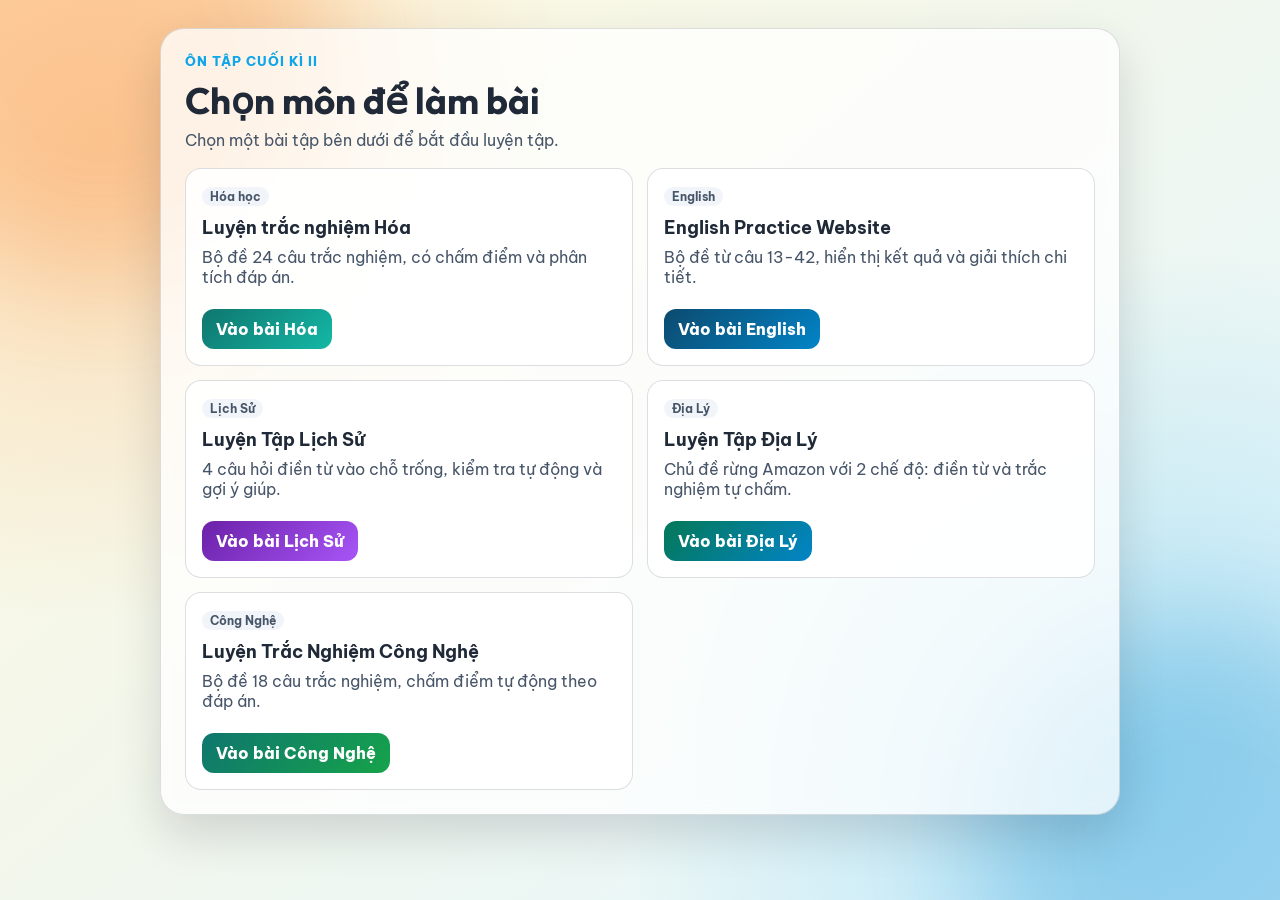
<file: index.html>
﻿<!doctype html>
<html lang="vi">
  <head>
    <meta charset="UTF-8" />
    <meta name="viewport" content="width=device-width, initial-scale=1.0" />
    <title>Chọn Bài Tập</title>
    <link rel="preconnect" href="https://fonts.googleapis.com" />
    <link rel="preconnect" href="https://fonts.gstatic.com" crossorigin />
    <link
      href="https://fonts.googleapis.com/css2?family=Be+Vietnam+Pro:wght@400;600;700;800&family=Outfit:wght@600;700;800&display=swap"
      rel="stylesheet"
    />
    <link rel="stylesheet" href="styles.css" />
  </head>
  <body>
    <div class="bg-orb orb-1"></div>
    <div class="bg-orb orb-2"></div>

    <main class="chooser">
      <p class="eyebrow">ÔN TẬP CUỐI KÌ II</p>
      <h1>Chọn môn để làm bài</h1>
      <p class="subtitle">Chọn một bài tập bên dưới để bắt đầu luyện tập.</p>

      <section class="cards" aria-label="Danh sách bài tập">
        <a class="card card-link" href="Chemistry/index.html">
          <p class="tag">Hóa học</p>
          <h2>Luyện trắc nghiệm Hóa</h2>
          <p>Bộ đề 24 câu trắc nghiệm, có chấm điểm và phân tích đáp án.</p>
          <span class="btn btn-chem">Vào bài Hóa</span>
        </a>

        <a class="card card-link" href="English/index.html">
          <p class="tag">English</p>
          <h2>English Practice Website</h2>
          <p>Bộ đề từ câu 13-42, hiển thị kết quả và giải thích chi tiết.</p>
          <span class="btn btn-eng">Vào bài English</span>
        </a>

        <a class="card card-link" href="History/index.html">
          <p class="tag">Lịch Sử</p>
          <h2>Luyện Tập Lịch Sử</h2>
          <p>
            4 câu hỏi điền từ vào chỗ trống, kiểm tra tự động và gợi ý giúp.
          </p>
          <span class="btn btn-hist">Vào bài Lịch Sử</span>
        </a>

        <a class="card card-link" href="Geography/index.html">
          <p class="tag">Địa Lý</p>
          <h2>Luyện Tập Địa Lý</h2>
          <p>
            Chủ đề rừng Amazon với 2 chế độ: điền từ và trắc nghiệm tự chấm.
          </p>
          <span class="btn btn-geo">Vào bài Địa Lý</span>
        </a>

        <a class="card card-link" href="Technology/index.html">
          <p class="tag">Công Nghệ</p>
          <h2>Luyện Trắc Nghiệm Công Nghệ</h2>
          <p>Bộ đề 18 câu trắc nghiệm, chấm điểm tự động theo đáp án.</p>
          <span class="btn btn-tech">Vào bài Công Nghệ</span>
        </a>
      </section>
    </main>

    <script src="app.js"></script>
  </body>
</html>
</file>
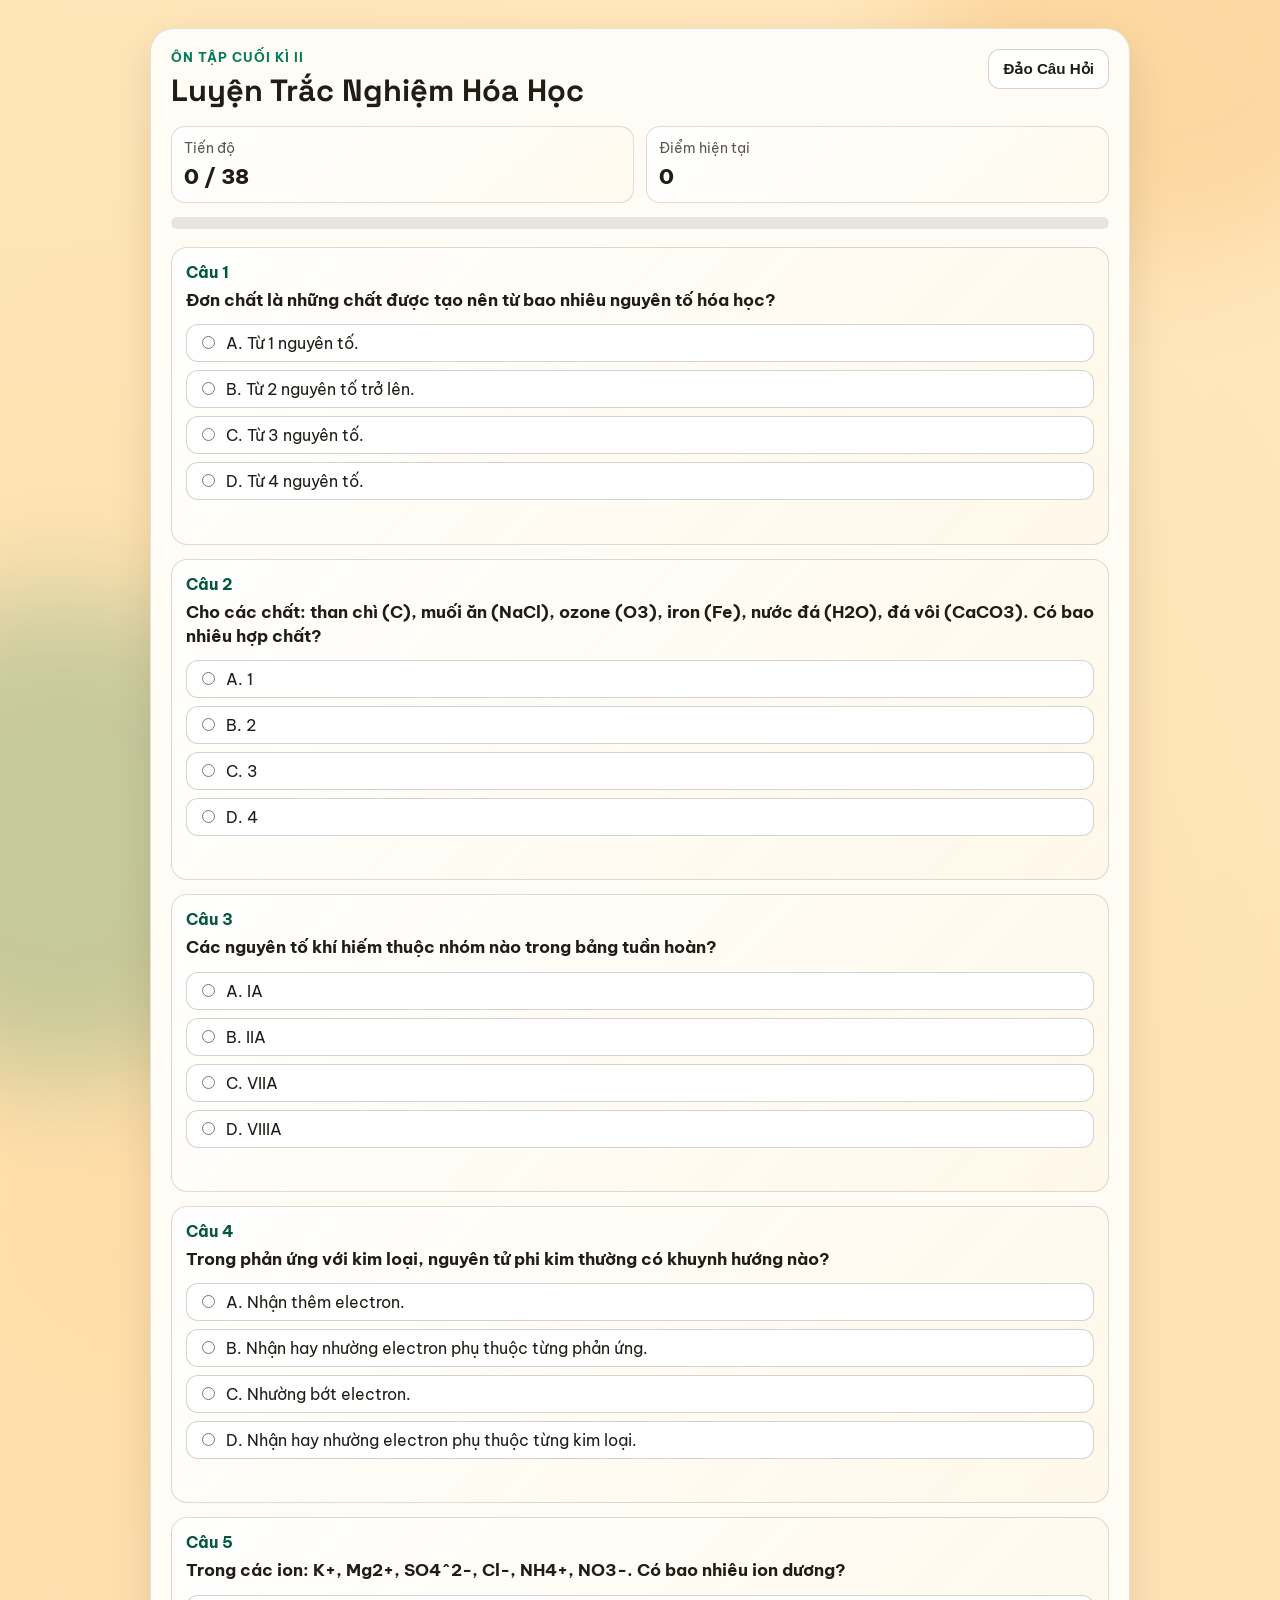
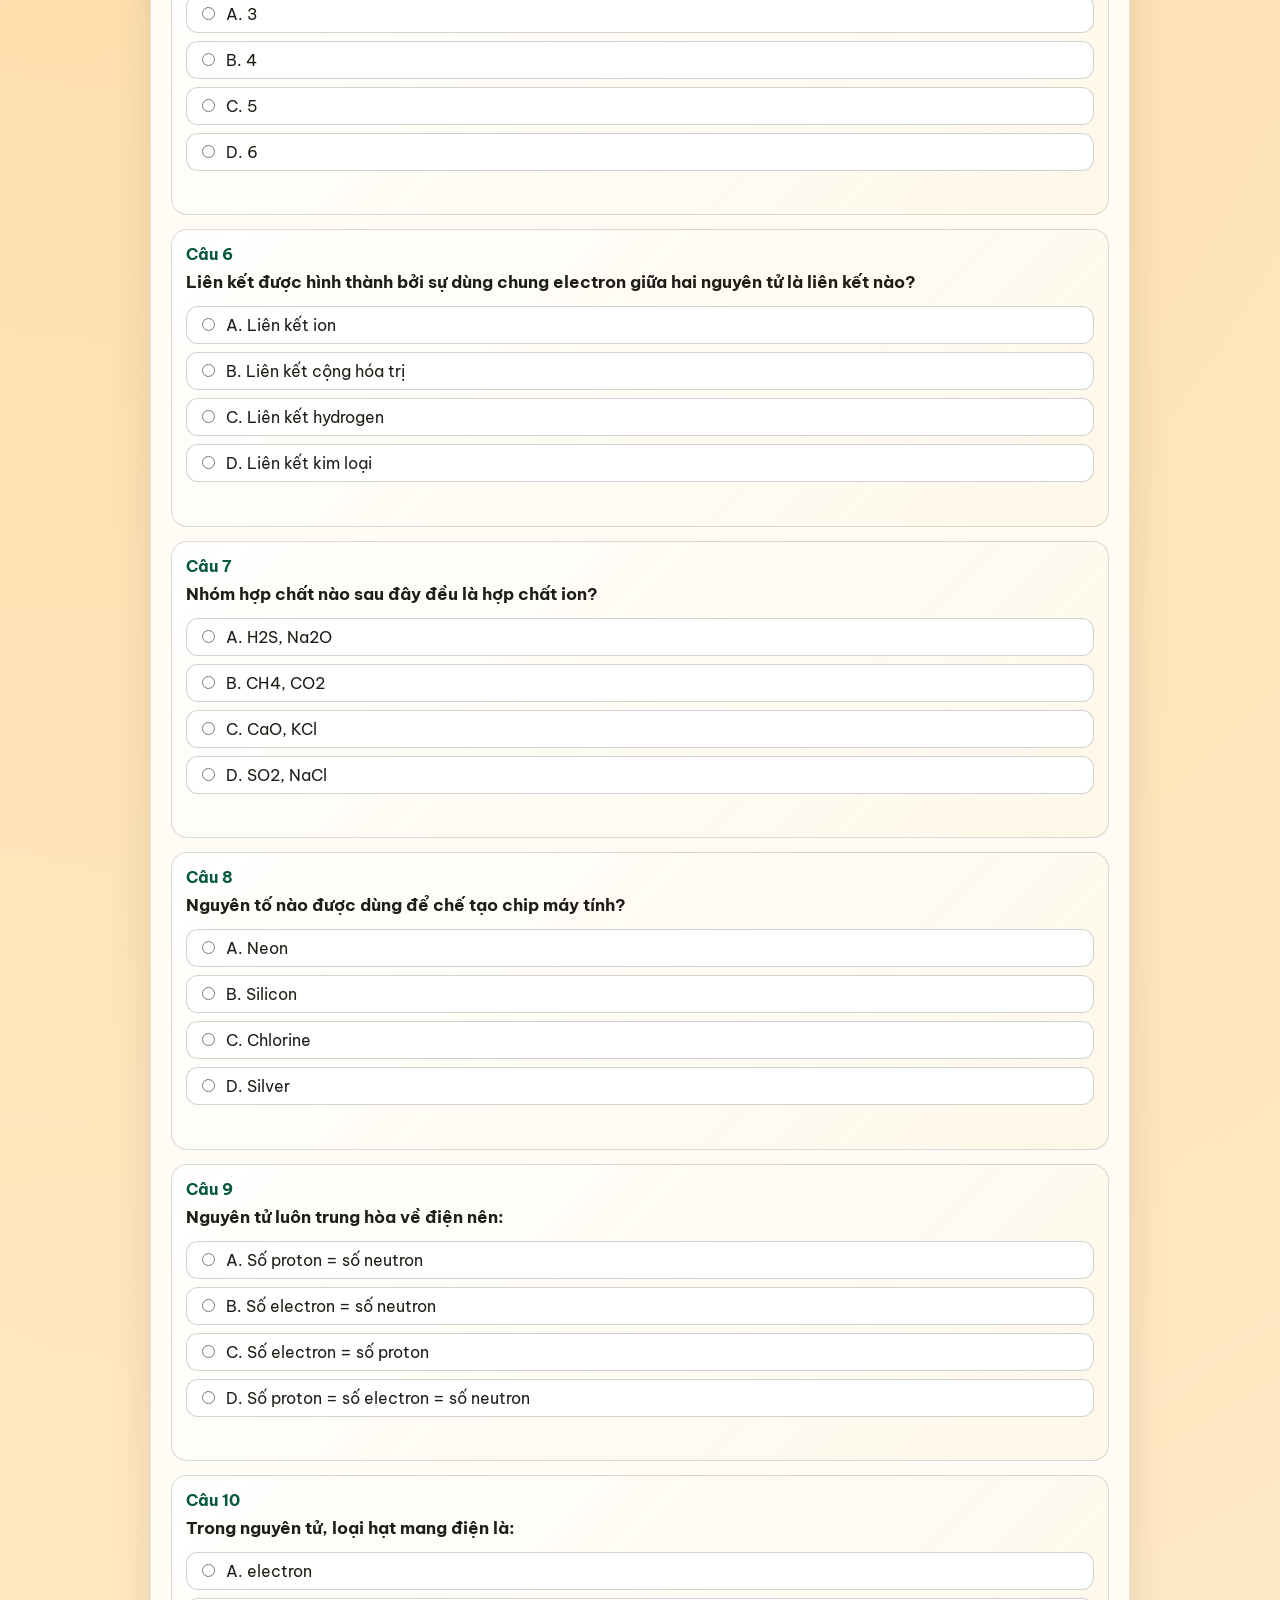
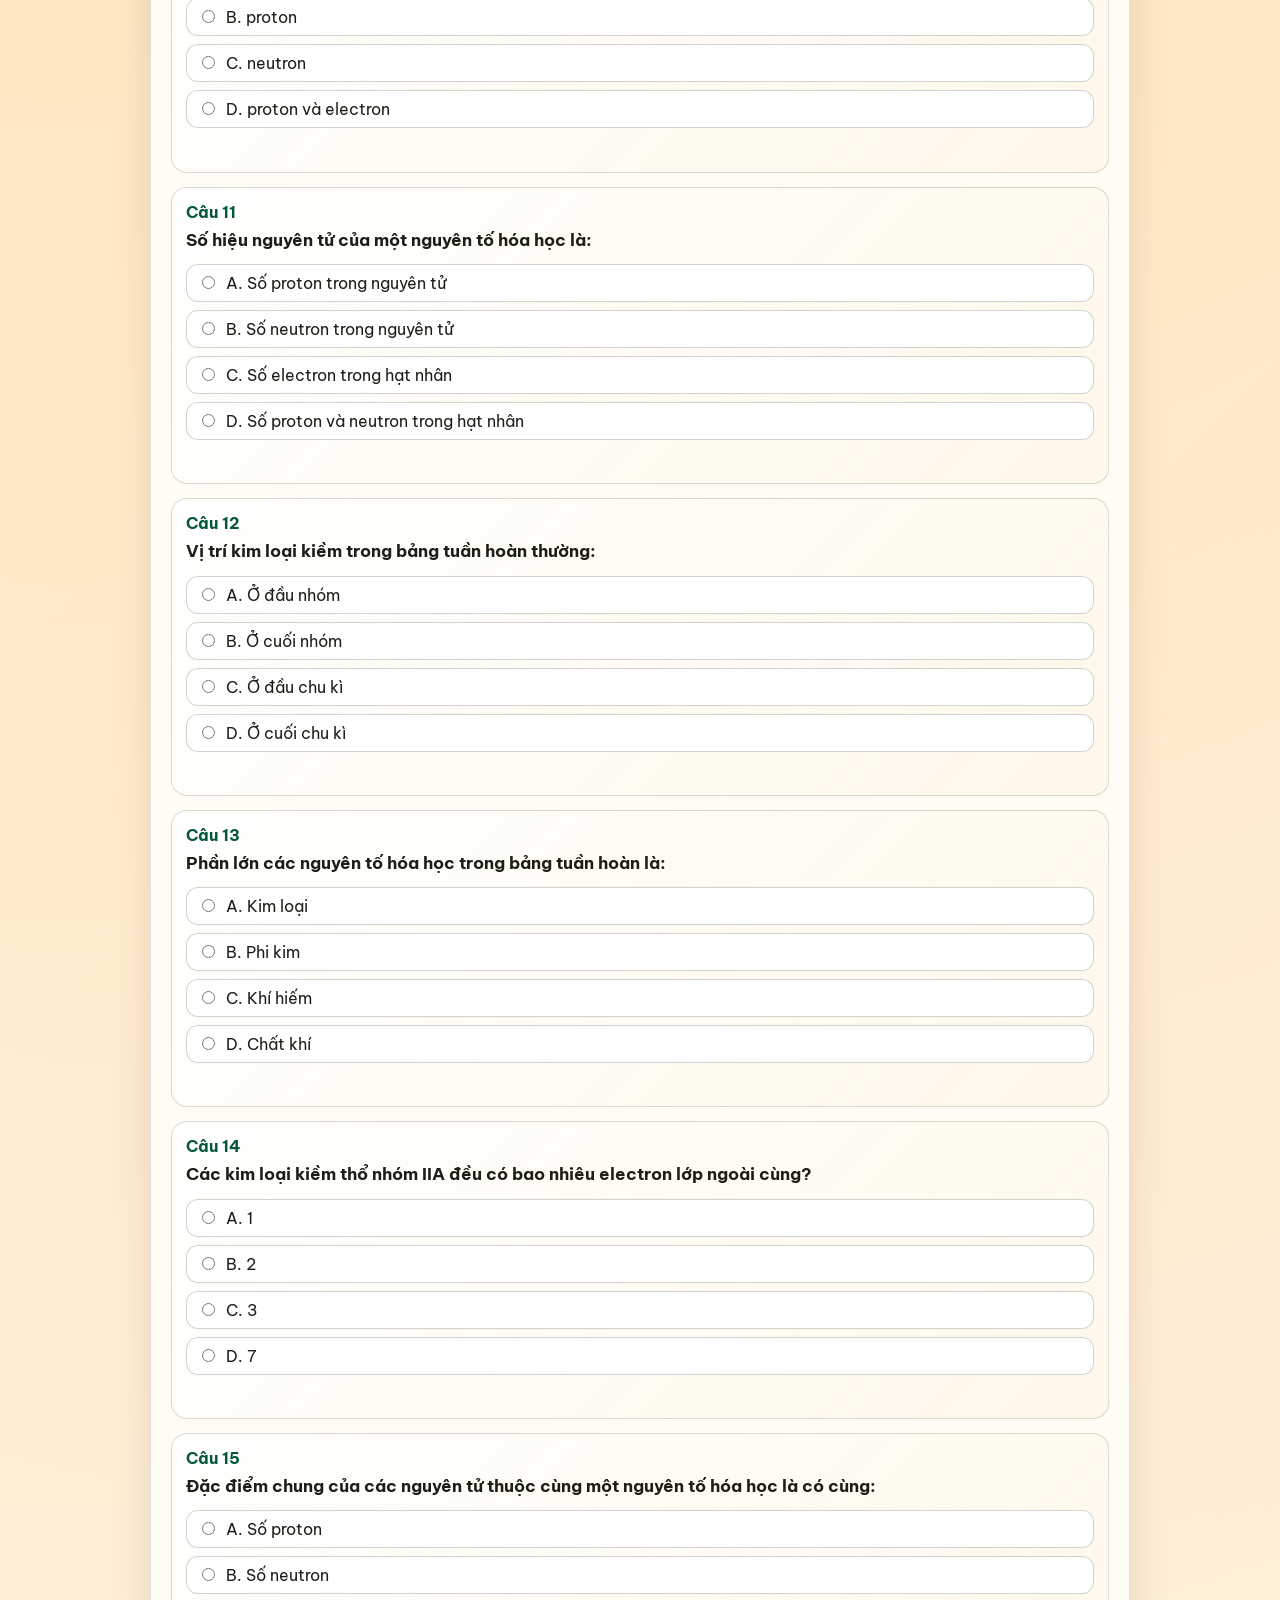
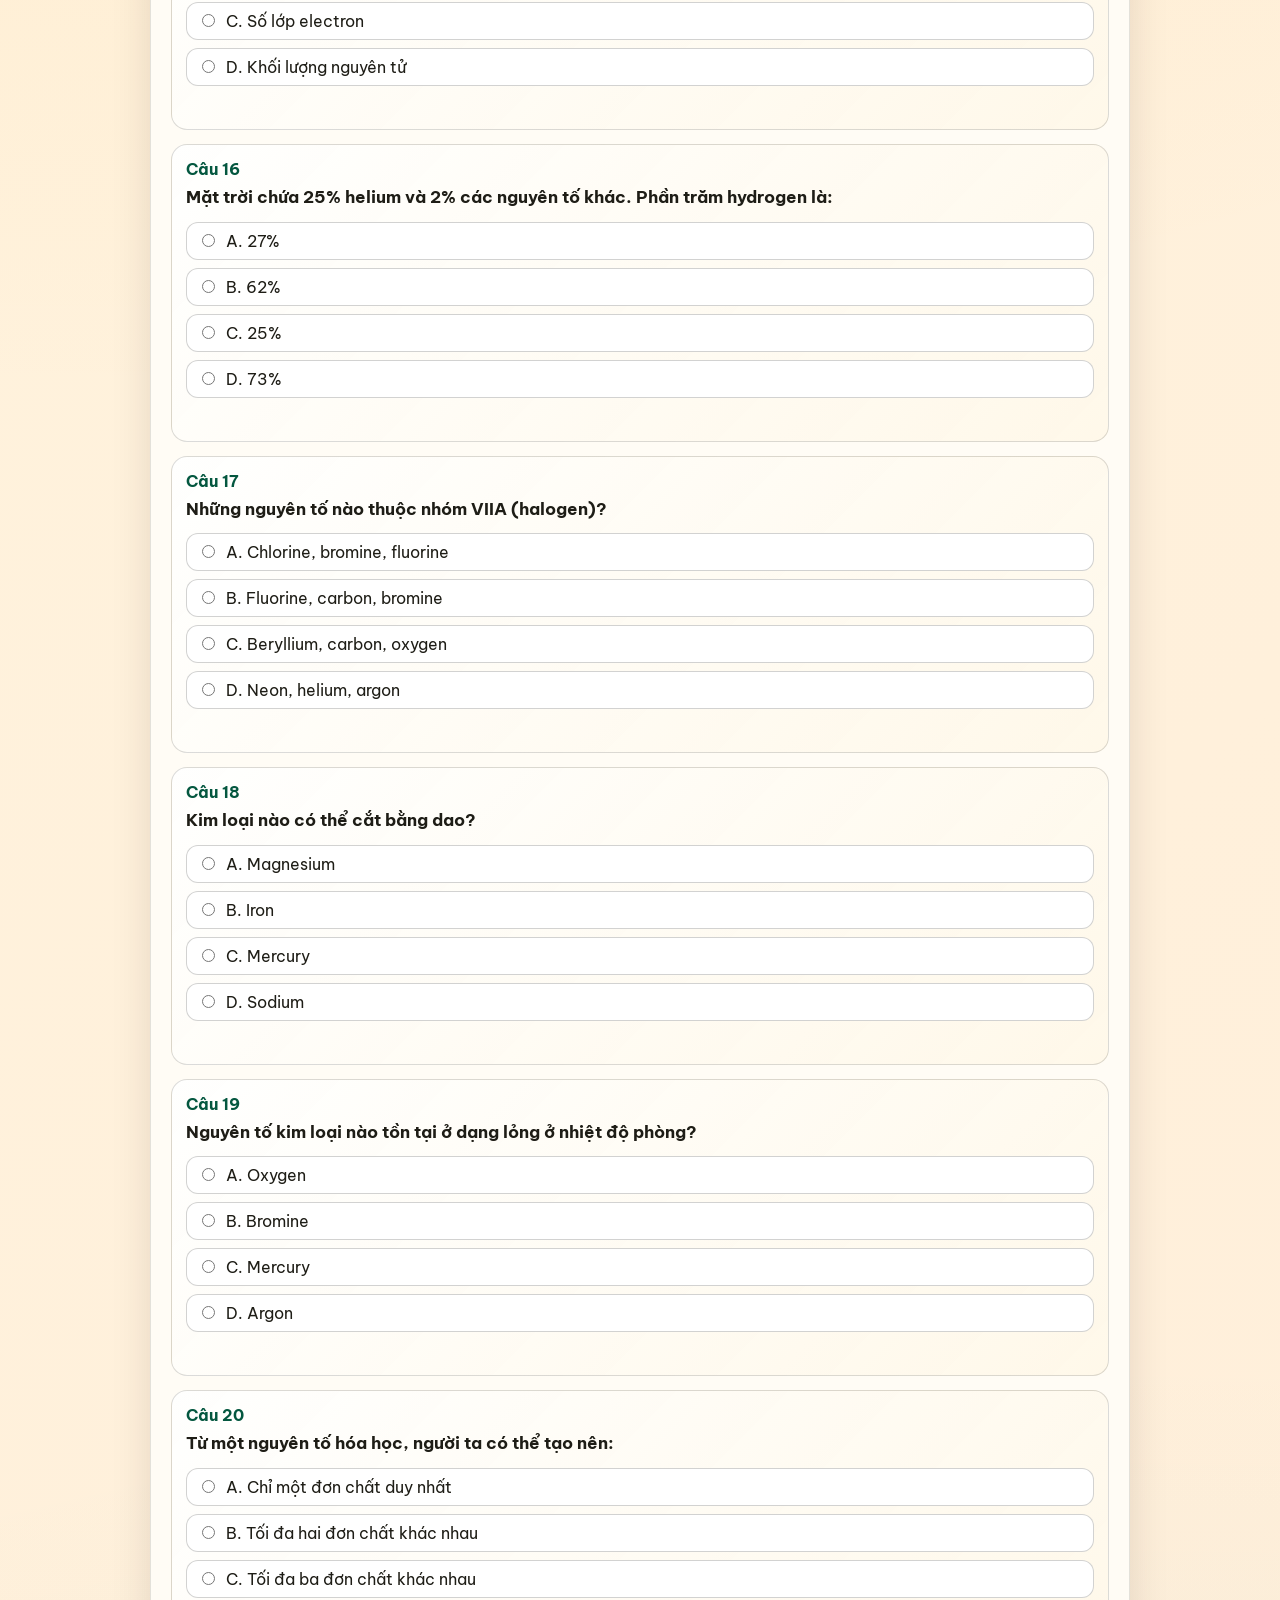
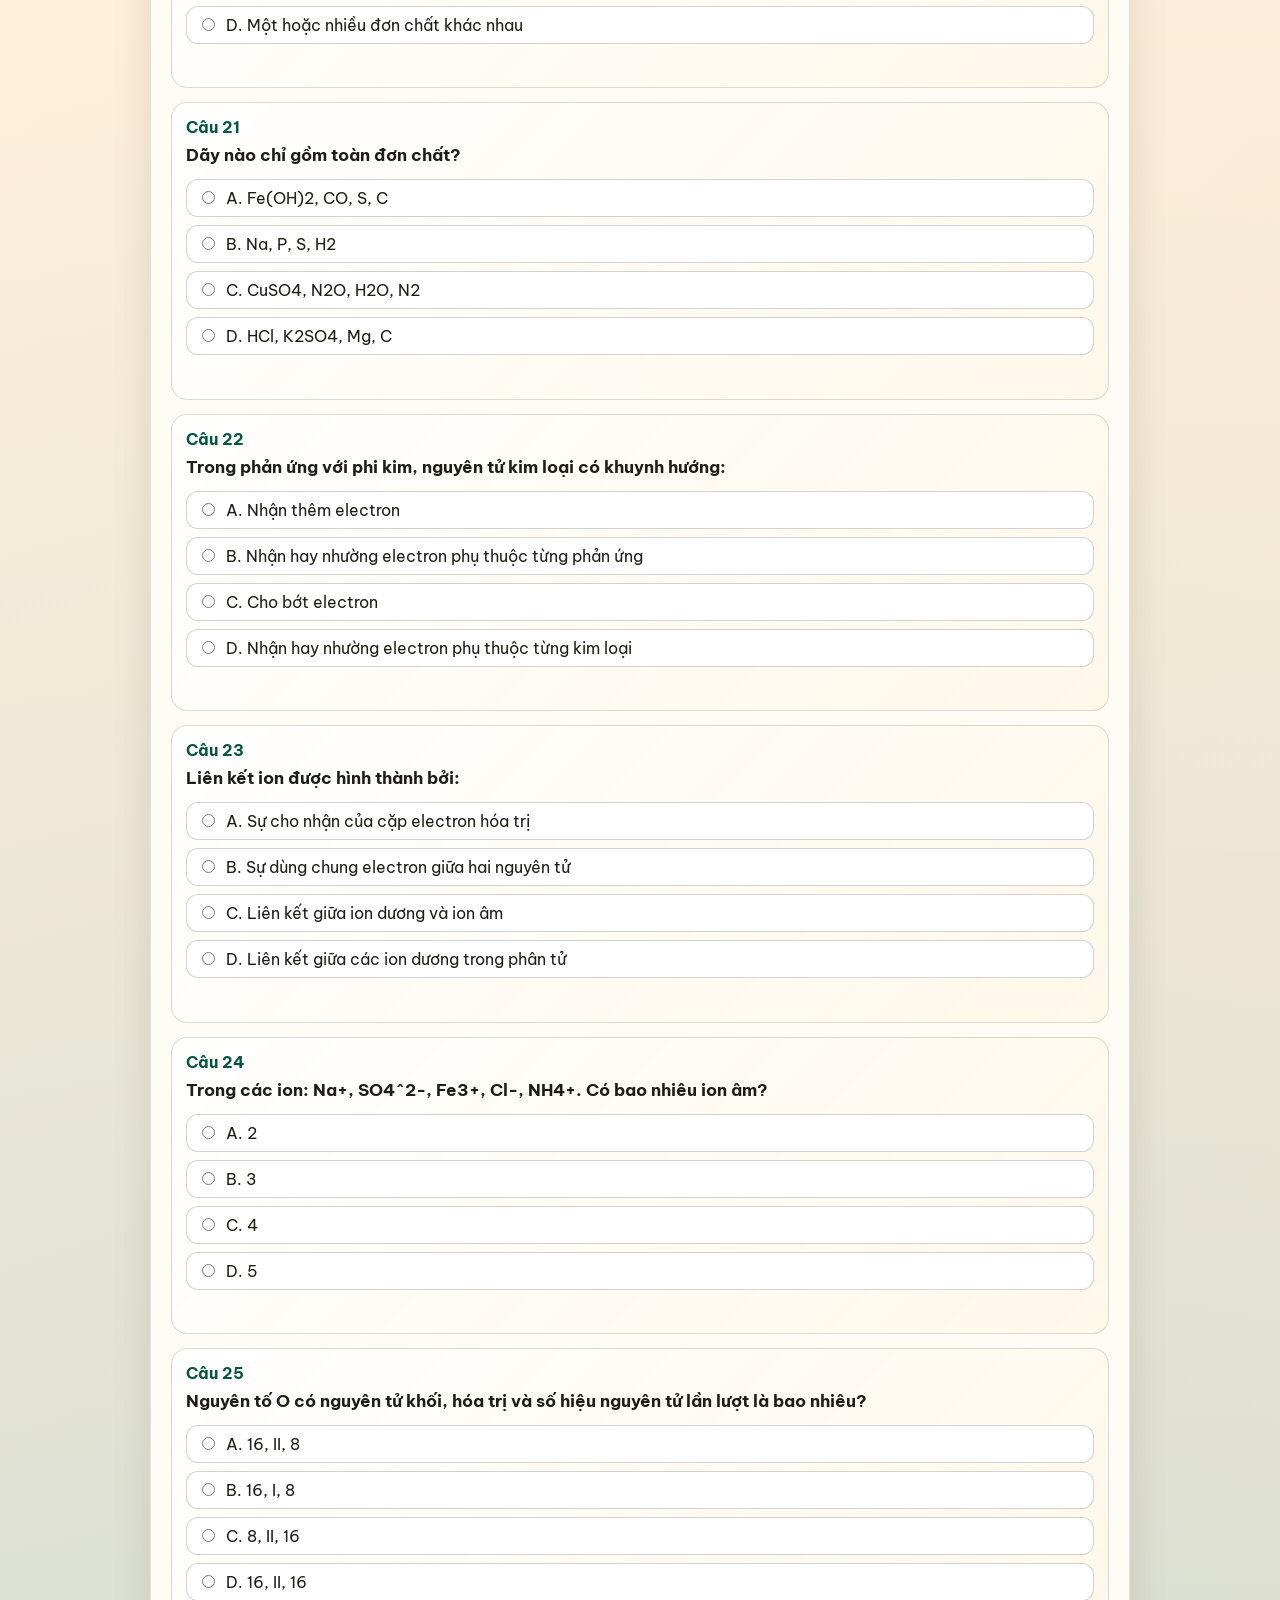
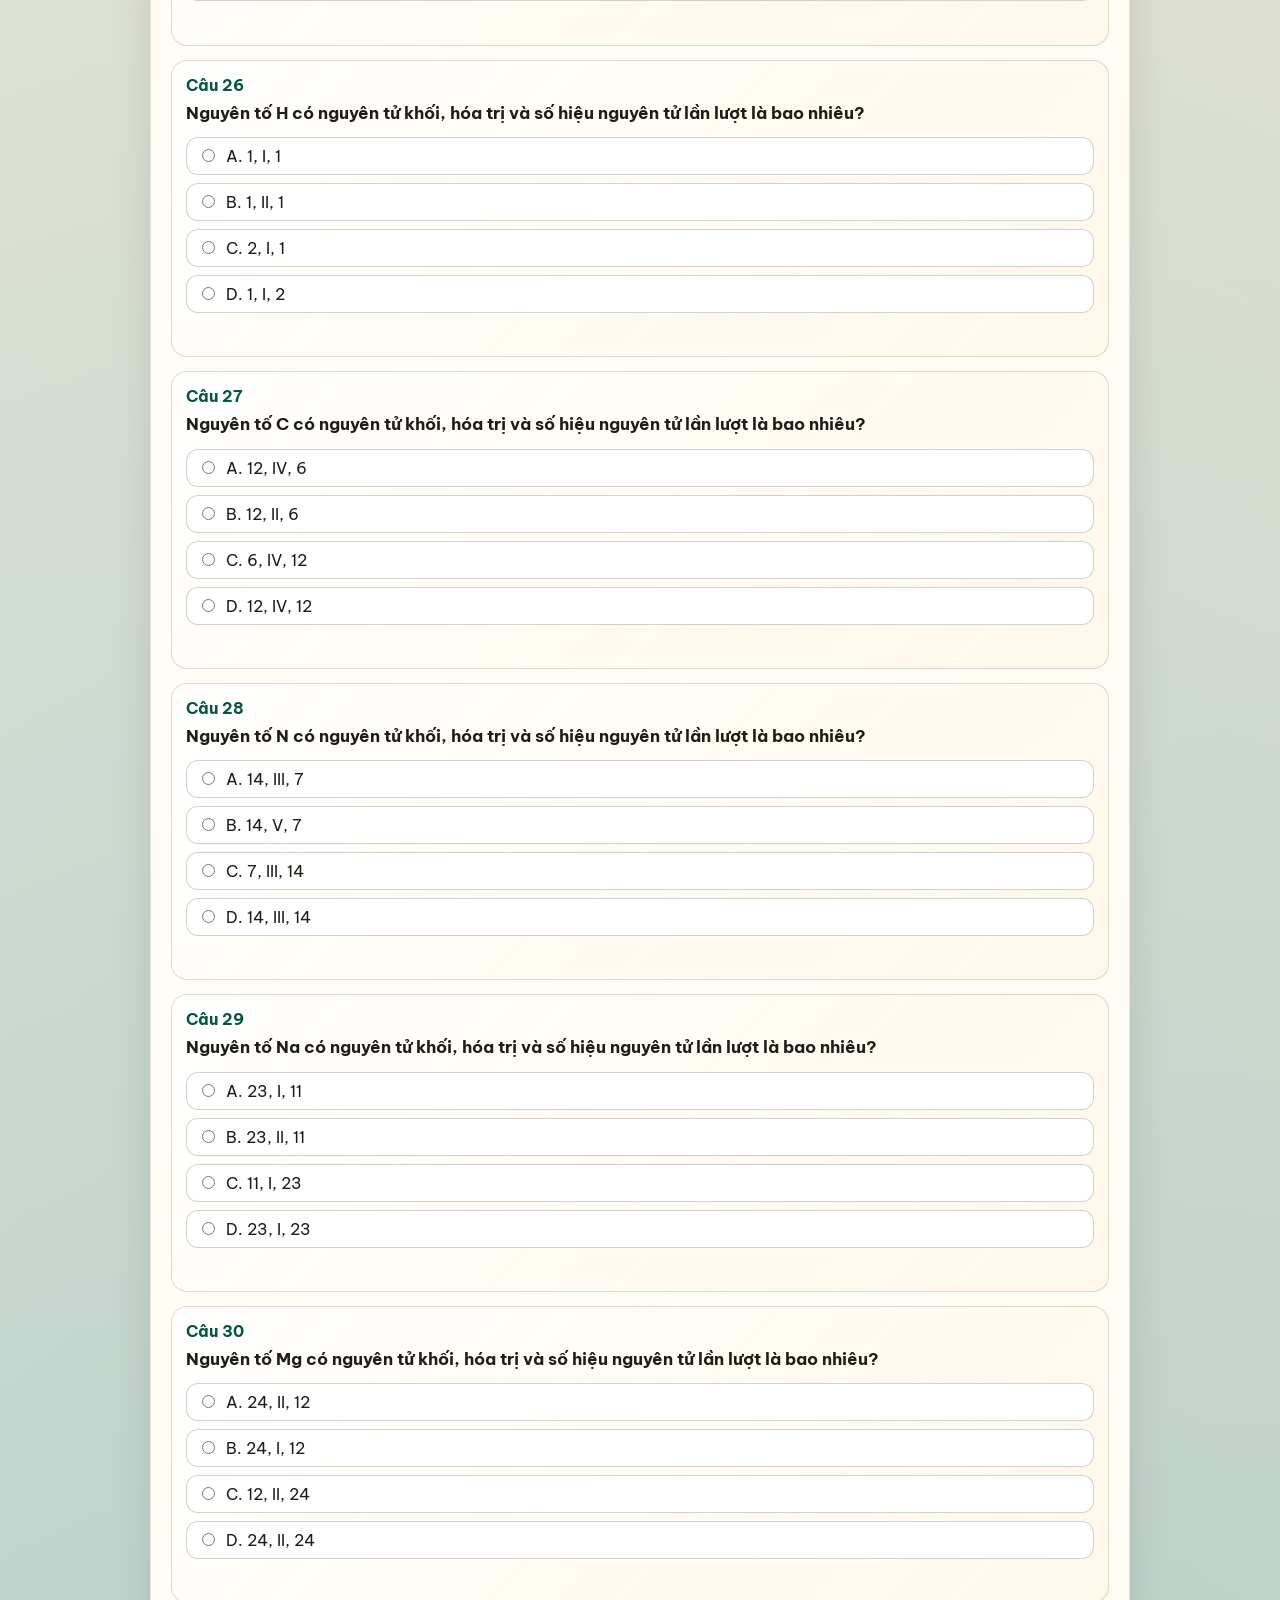
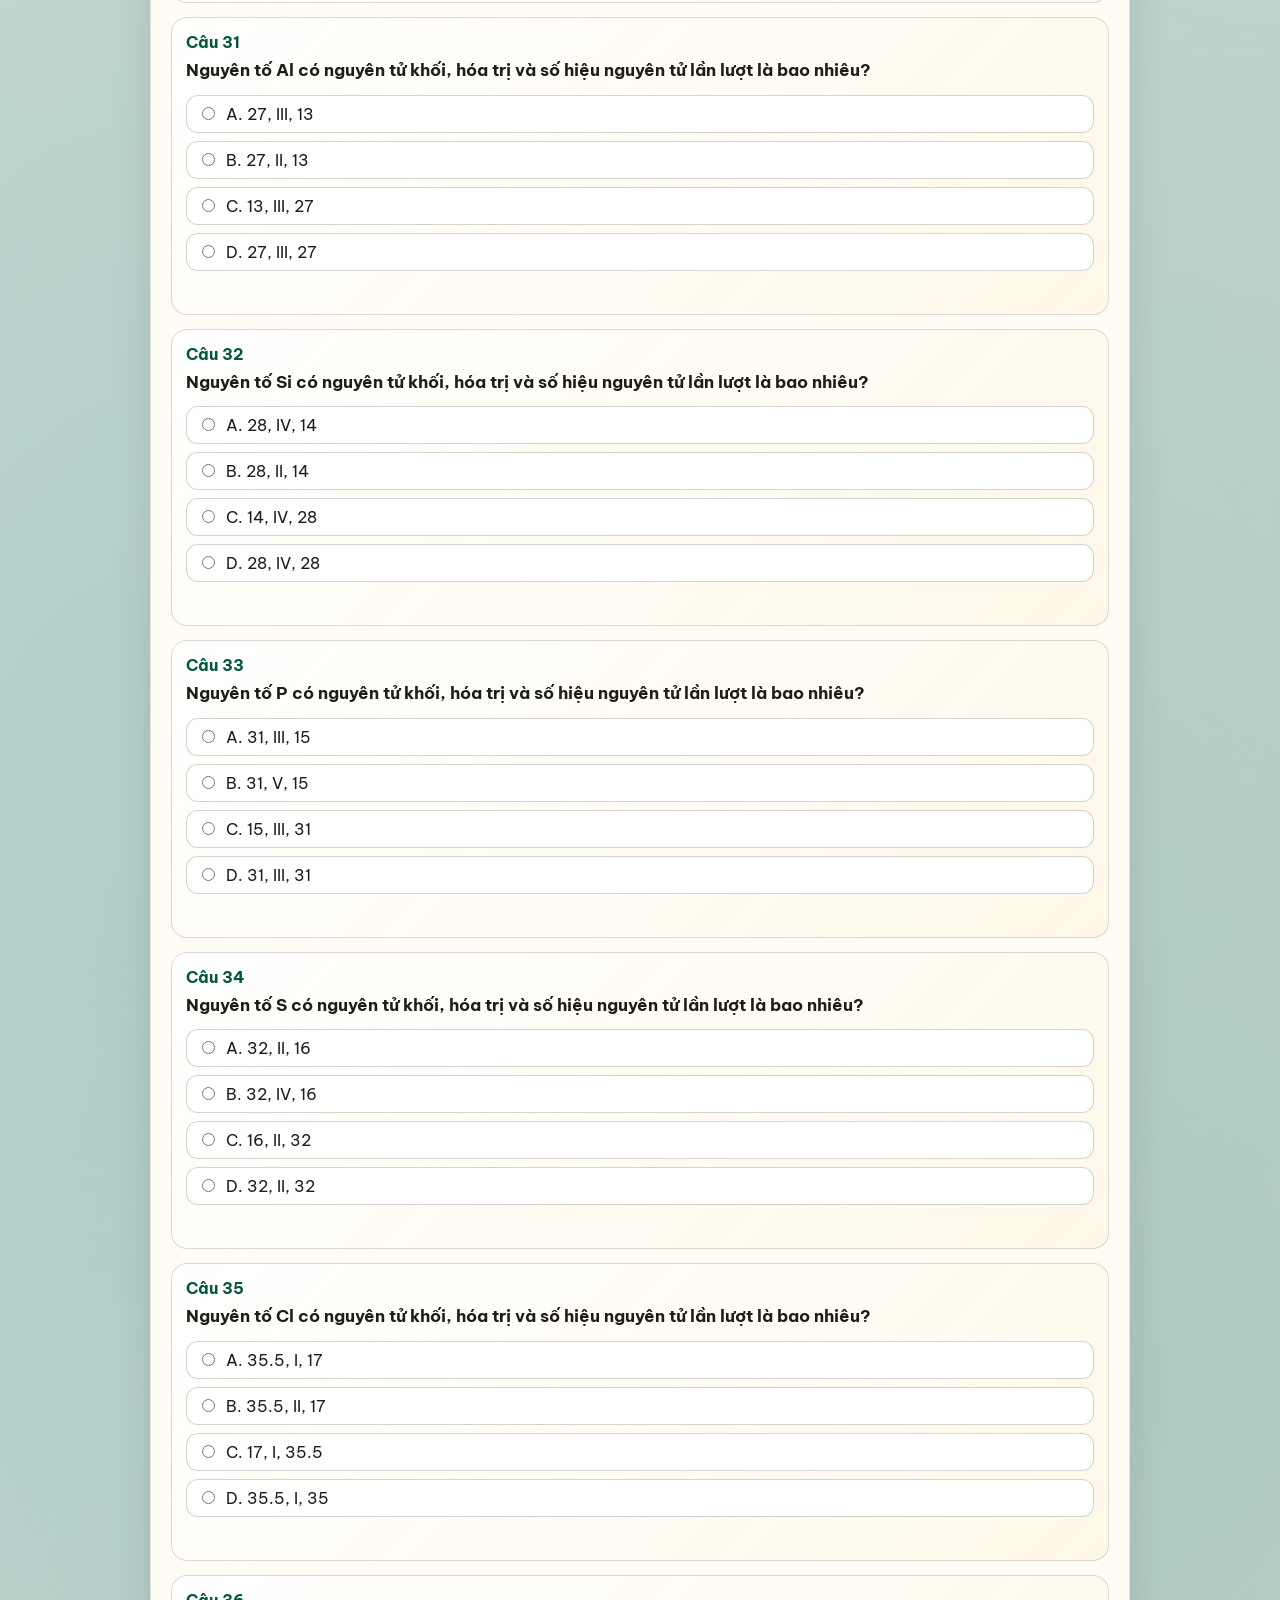
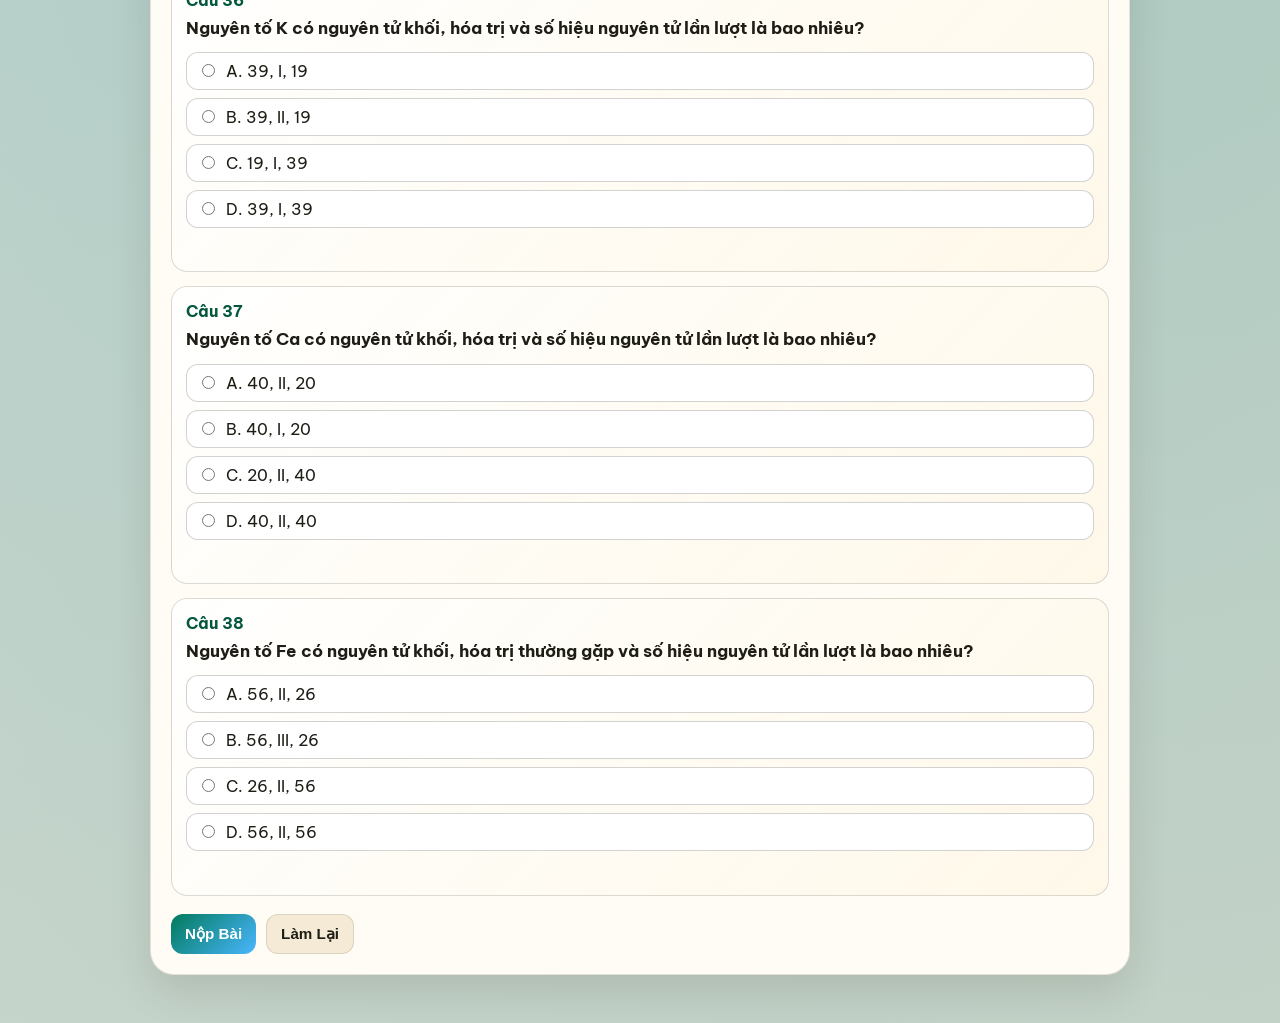
<file: Chemistry/index.html>
<!doctype html>
<html lang="vi">
  <head>
    <meta charset="UTF-8" />
    <meta name="viewport" content="width=device-width, initial-scale=1.0" />
    <title>Luyện Trắc Nghiệm Hóa Học - Cuối Kì II</title>
    <link rel="preconnect" href="https://fonts.googleapis.com" />
    <link rel="preconnect" href="https://fonts.gstatic.com" crossorigin />
    <link
      href="https://fonts.googleapis.com/css2?family=Be+Vietnam+Pro:wght@400;500;700;800&family=Space+Grotesk:wght@600;700&display=swap"
      rel="stylesheet"
    />
    <link rel="stylesheet" href="styles.css" />
  </head>
  <body>
    <div class="bg-shape bg-shape-1"></div>
    <div class="bg-shape bg-shape-2"></div>

    <main class="app" id="app">
      <header class="topbar">
        <div>
          <p class="kicker">Ôn Tập Cuối Kì II</p>
          <h1>Luyện Trắc Nghiệm Hóa Học</h1>
        </div>
        <button id="shuffleBtn" class="btn btn-ghost" type="button">
          Đảo Câu Hỏi
        </button>
      </header>

      <section class="status-panel">
        <div class="status-item">
          <p class="status-label">Tiến độ</p>
          <p class="status-value" id="progressText">0 / 24</p>
        </div>
        <div class="status-item">
          <p class="status-label">Điểm hiện tại</p>
          <p class="status-value" id="scoreText">0</p>
        </div>
      </section>

      <section
        id="resultBanner"
        class="result-banner"
        aria-live="polite"
      ></section>

      <div class="progress-track" aria-hidden="true">
        <div class="progress-fill" id="progressFill"></div>
      </div>

      <section id="quizContainer" class="quiz-container"></section>

      <footer class="actions">
        <button id="submitBtn" class="btn btn-primary" type="button">
          Nộp Bài
        </button>
        <button id="resetBtn" class="btn btn-secondary" type="button">
          Làm Lại
        </button>
      </footer>
    </main>

    <template id="questionTemplate">
      <article class="question-card">
        <p class="question-index"></p>
        <h2 class="question-title"></h2>
        <div class="options"></div>
        <p class="feedback"></p>
      </article>
    </template>

    <script src="app.js"></script>
  </body>
</html>
</file>
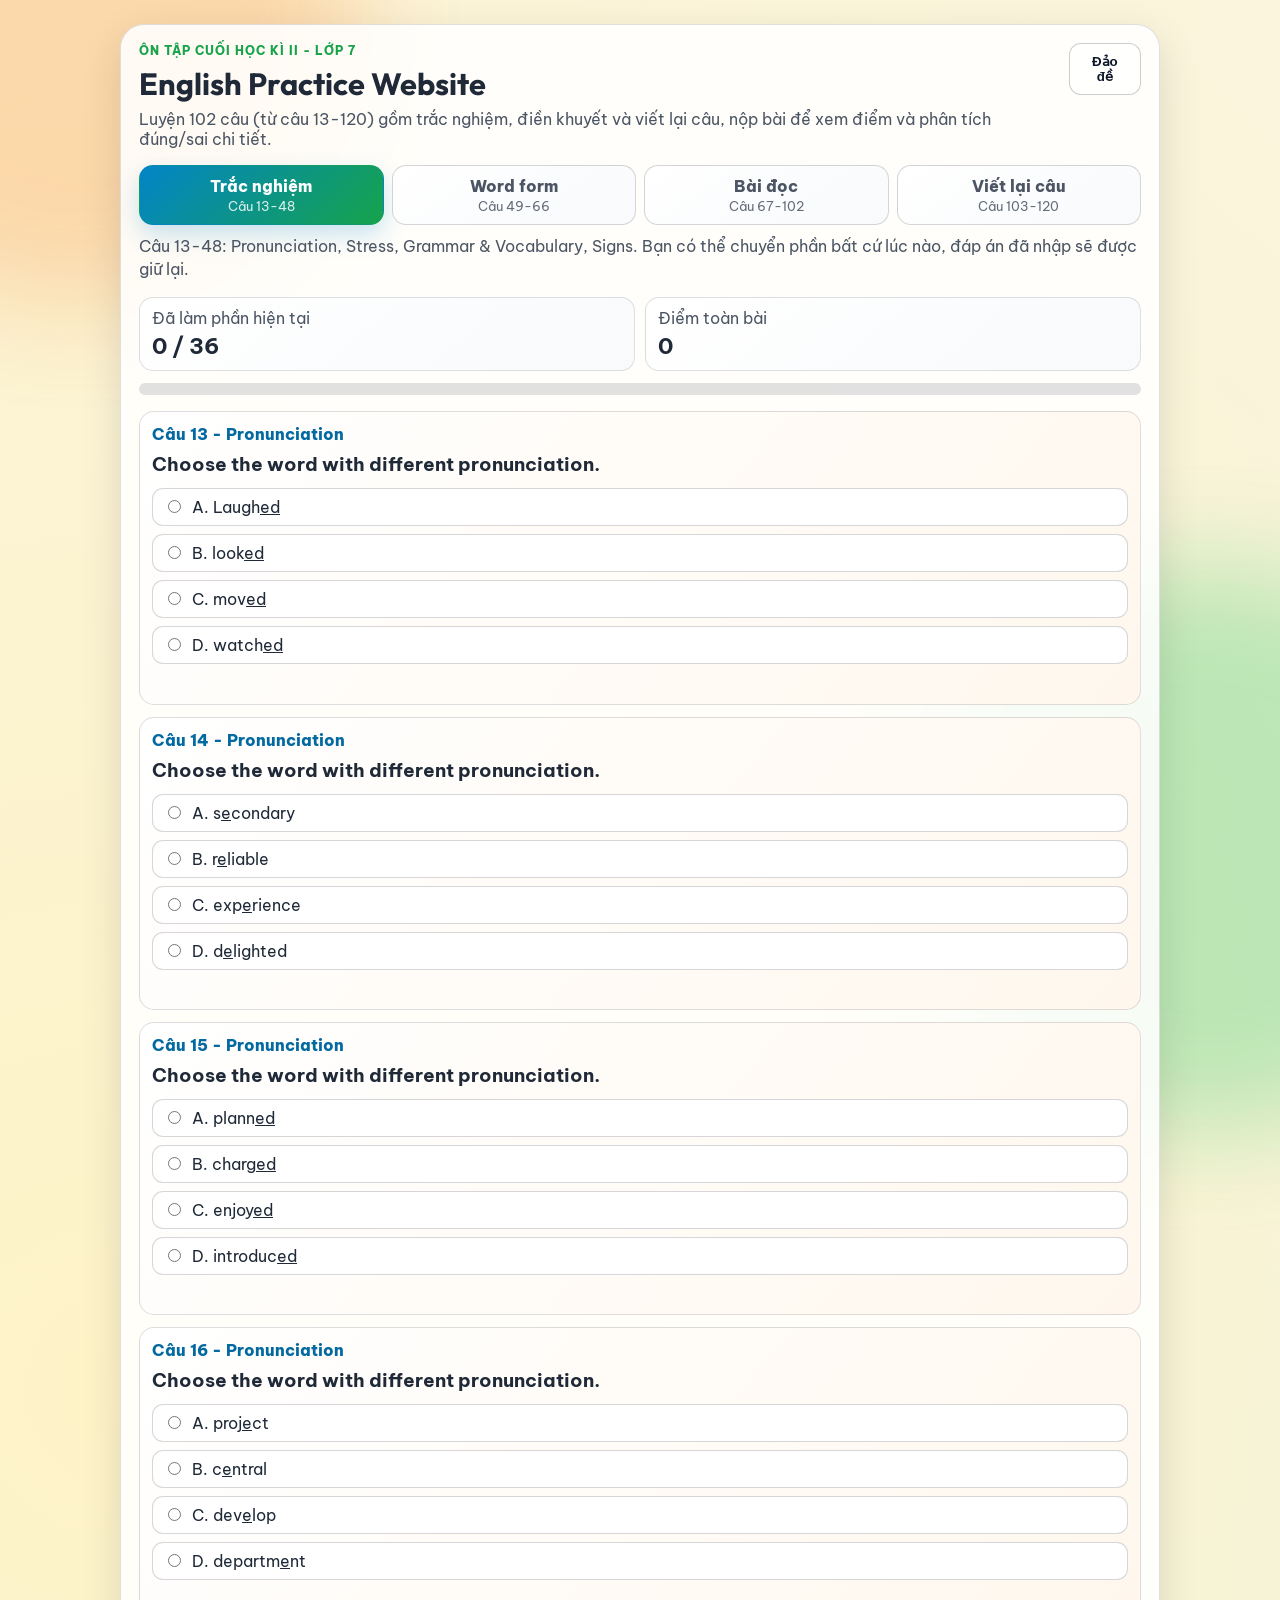
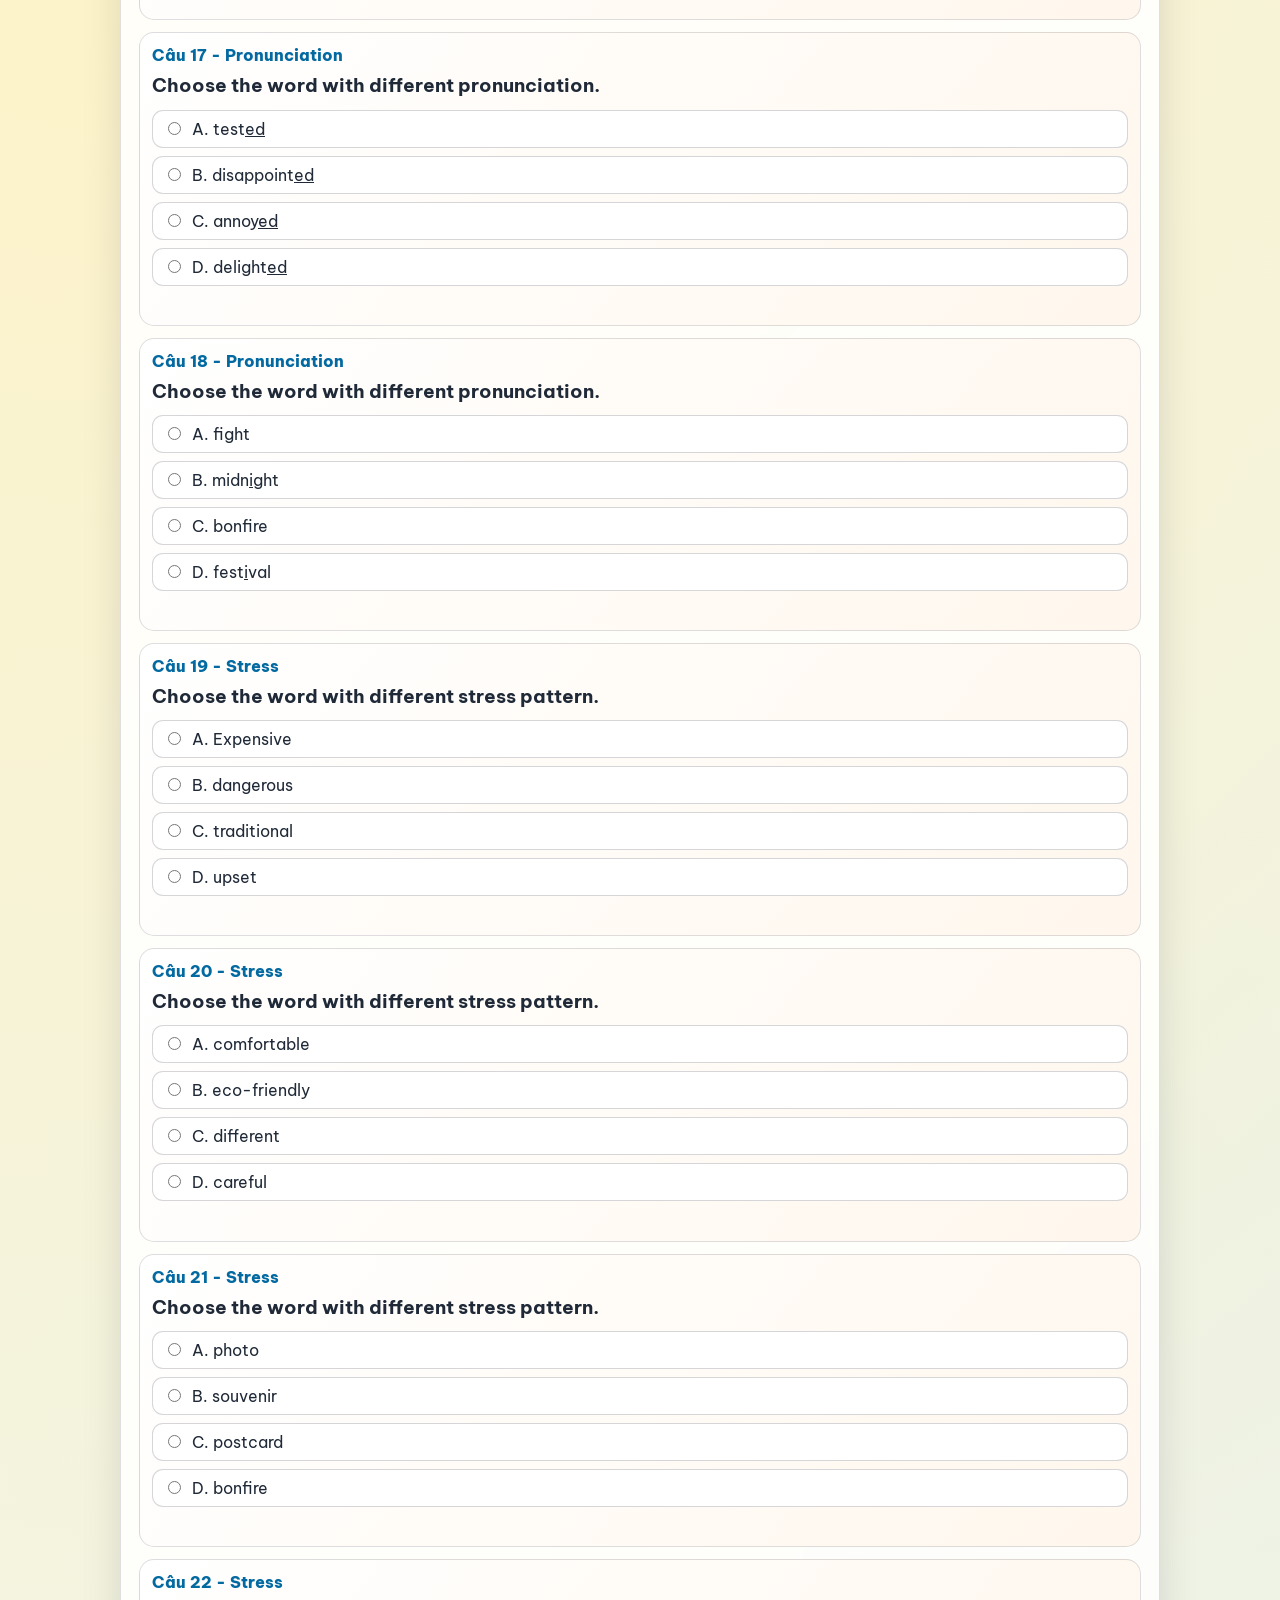
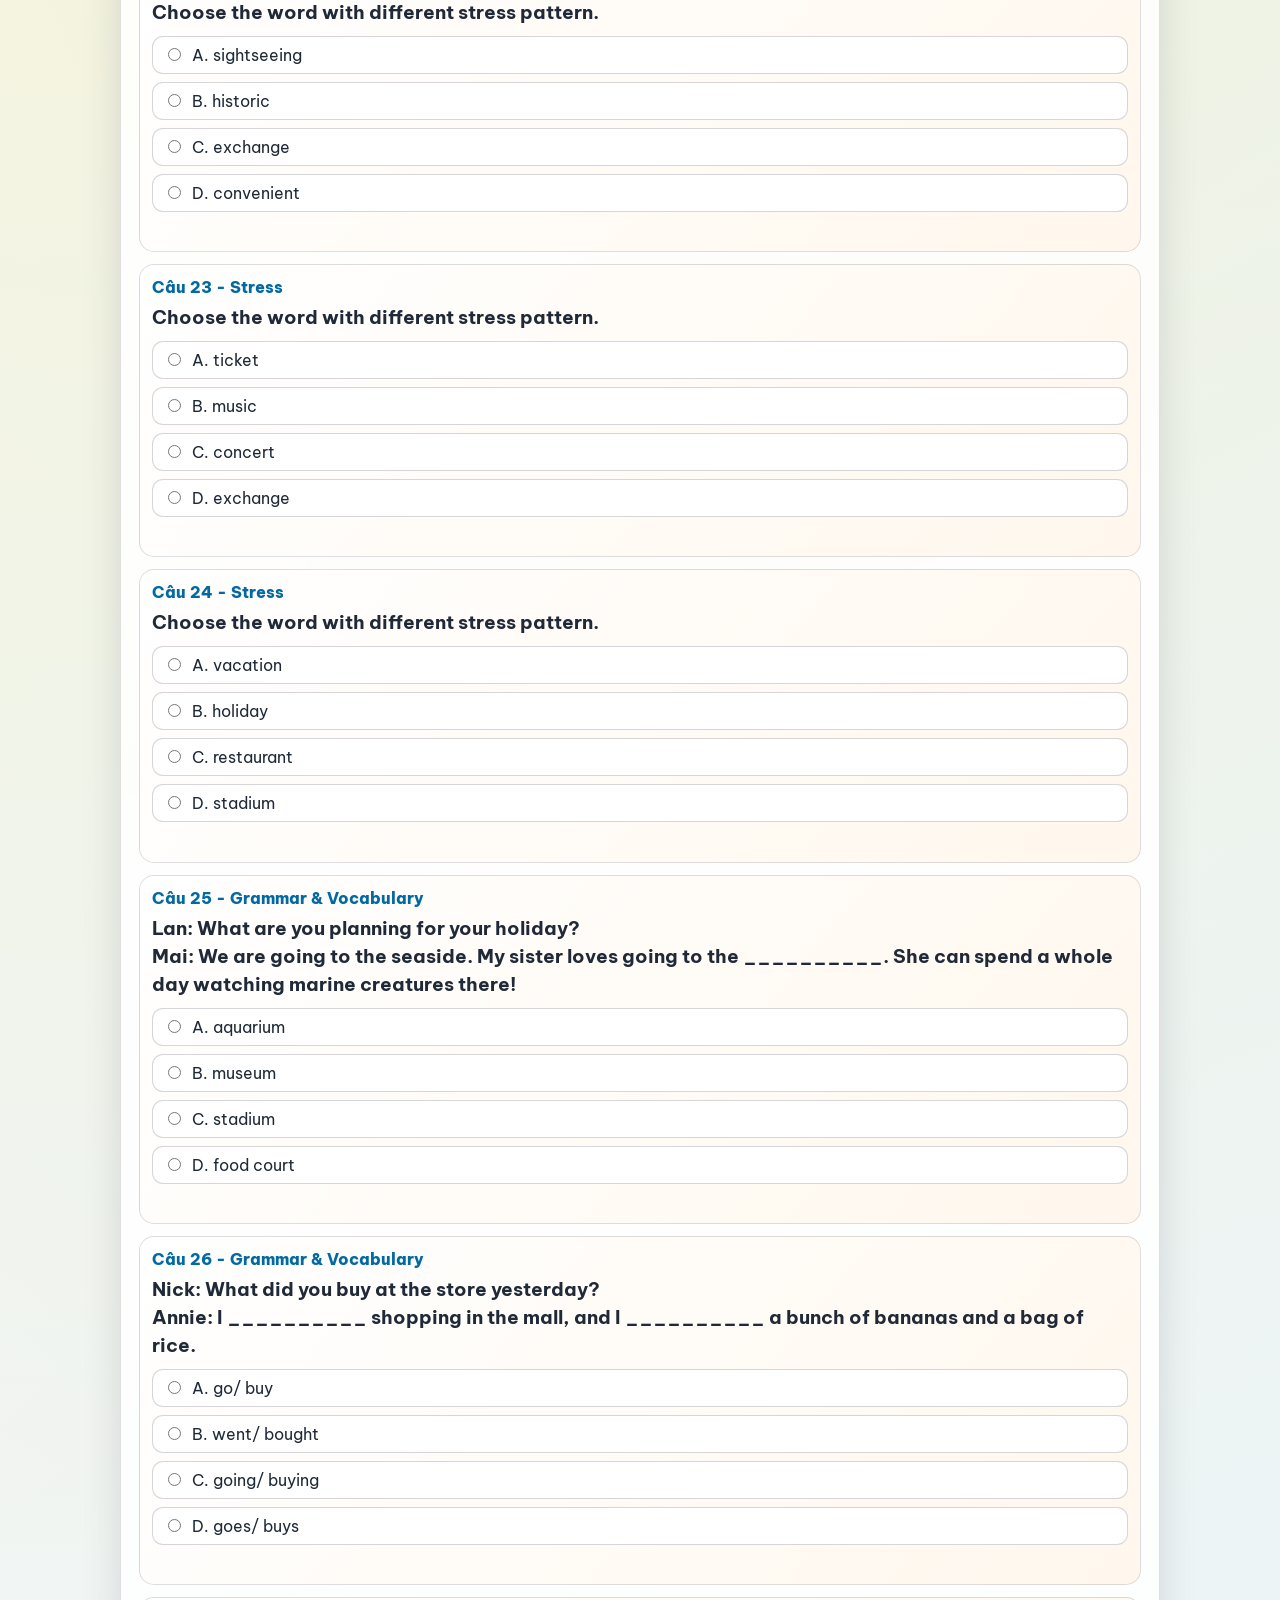
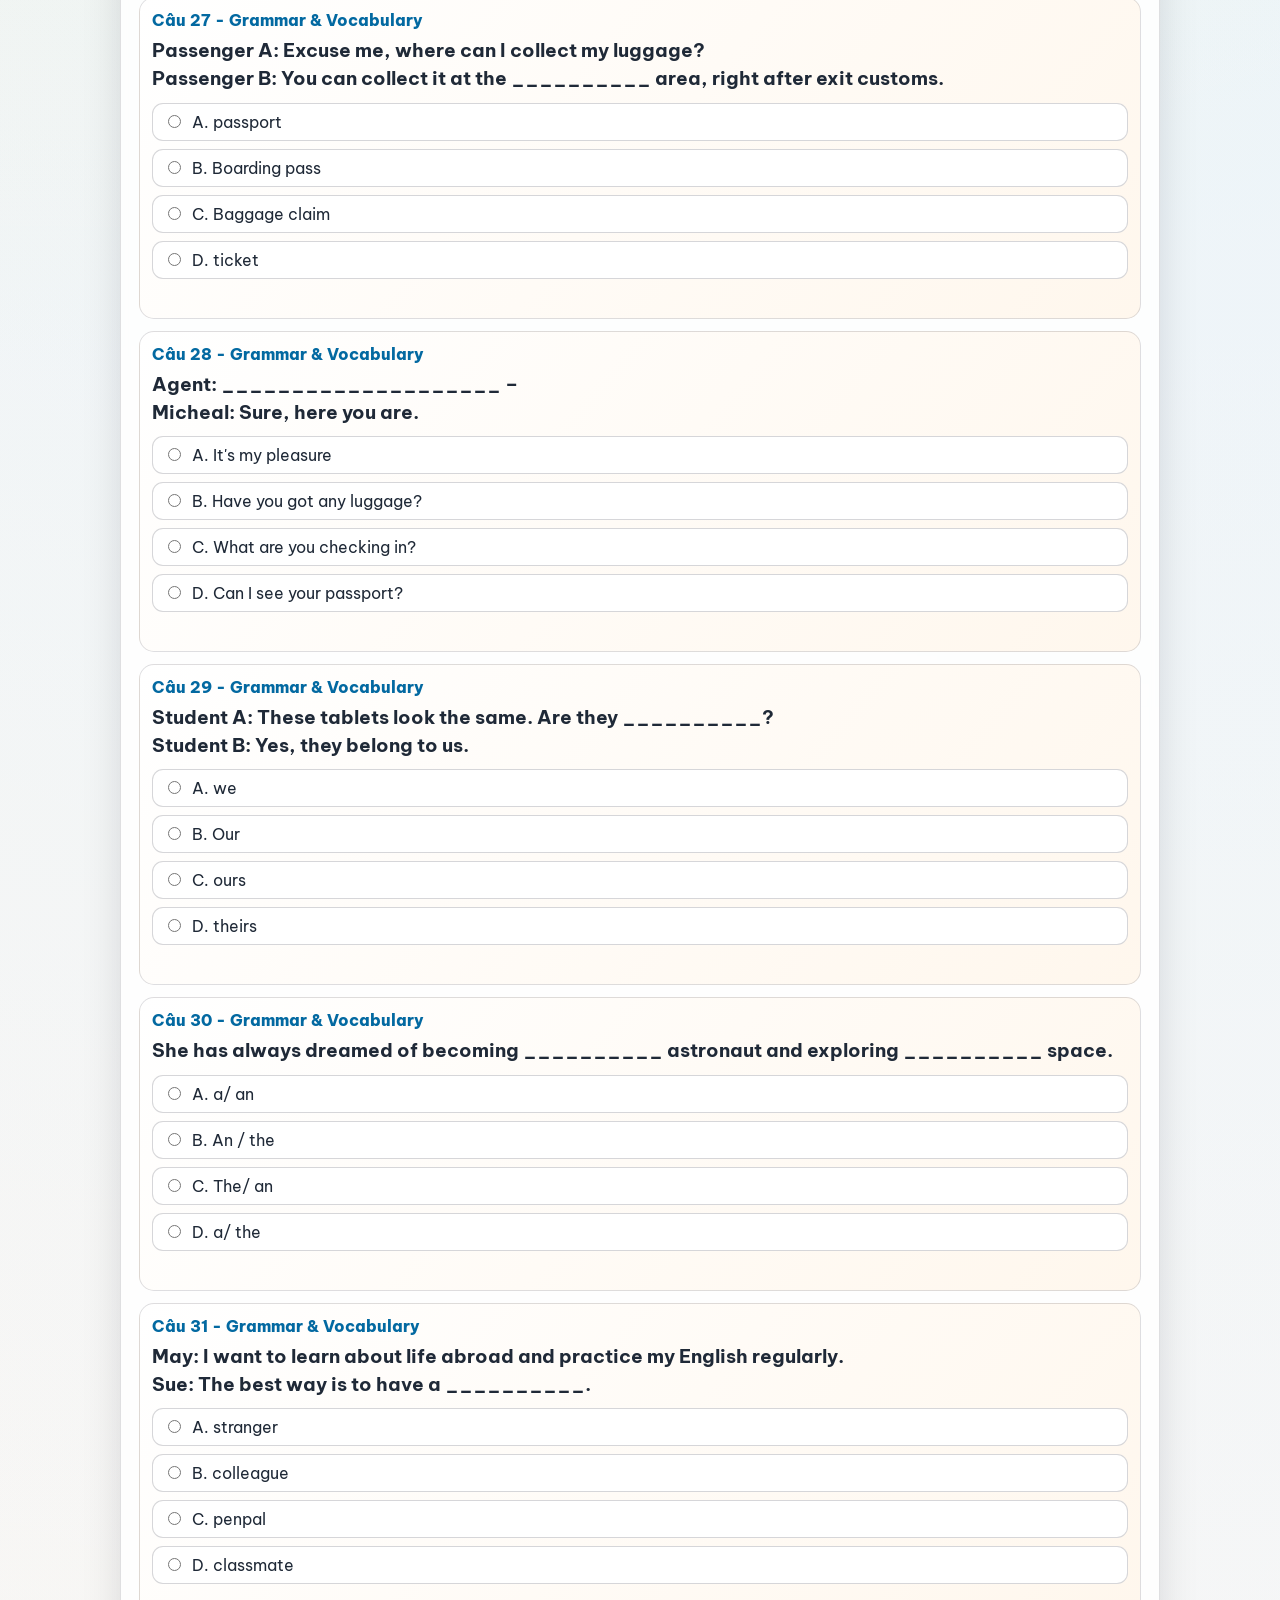
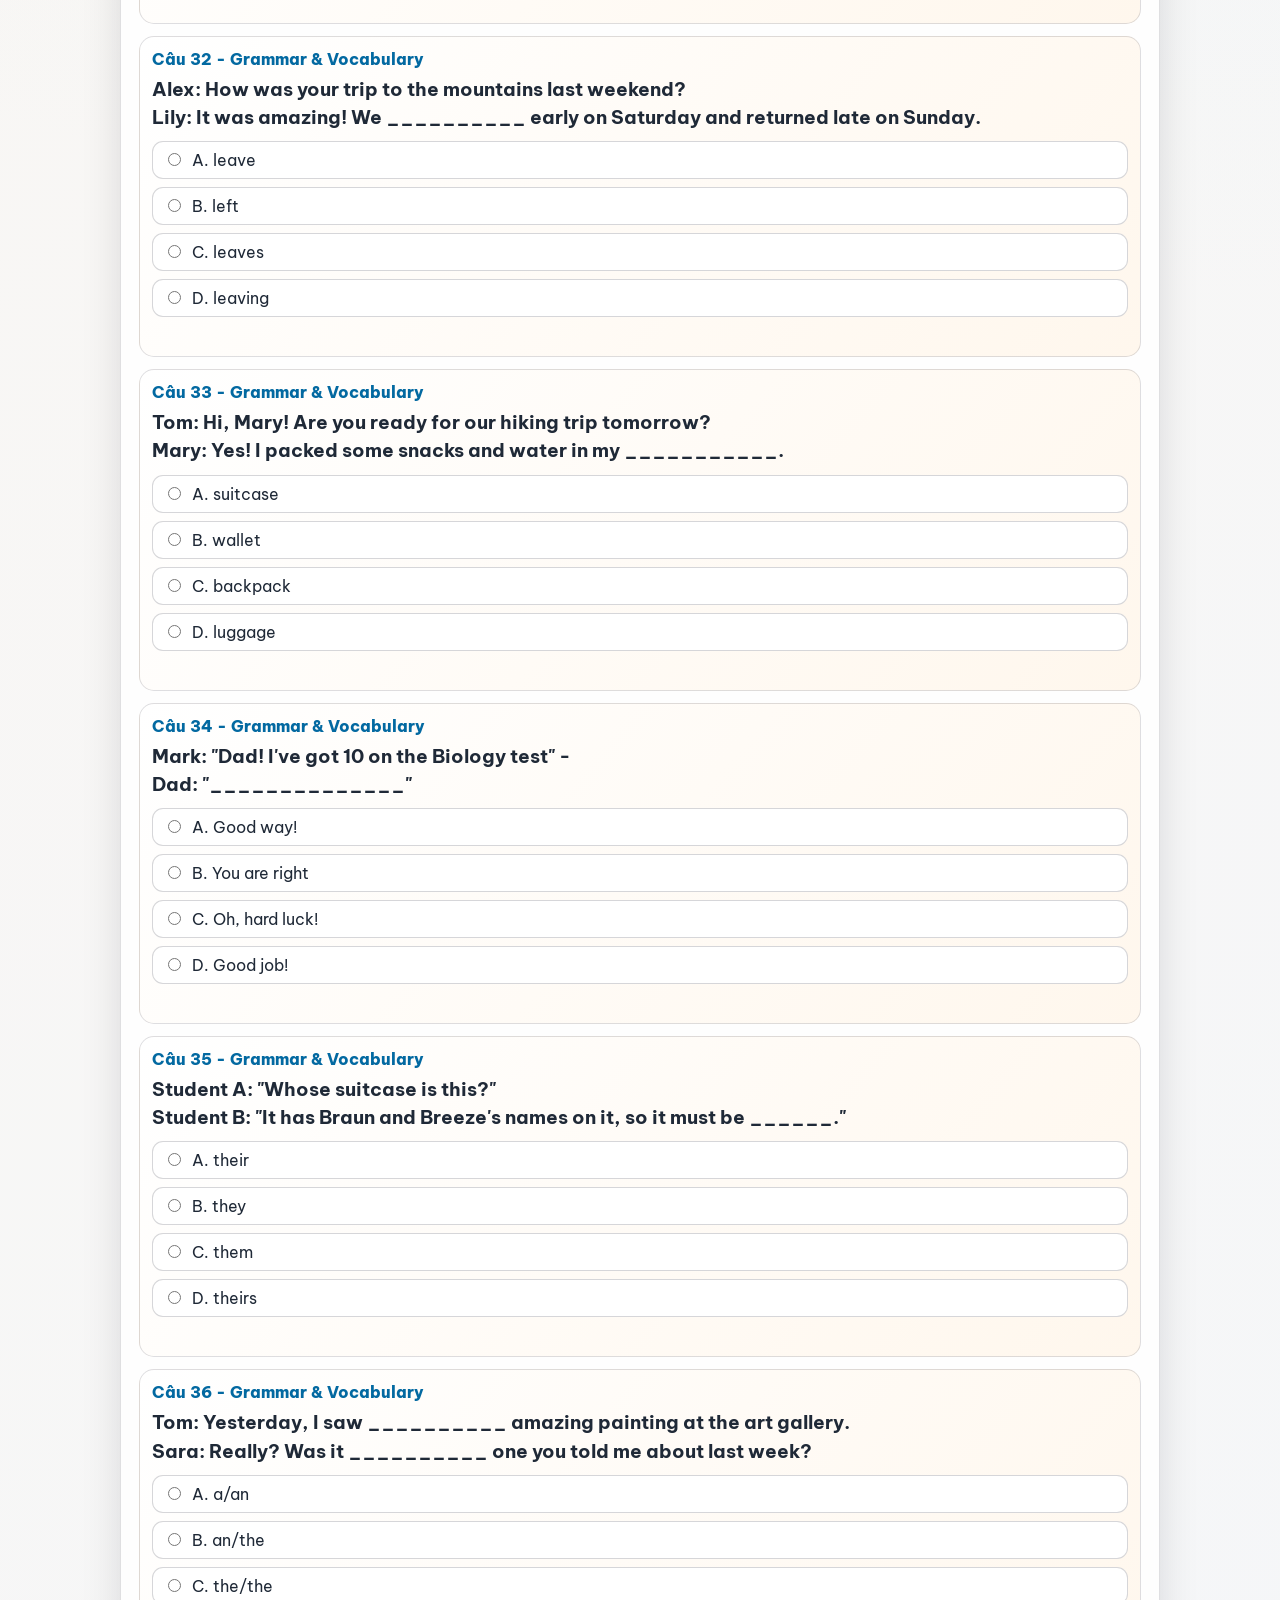
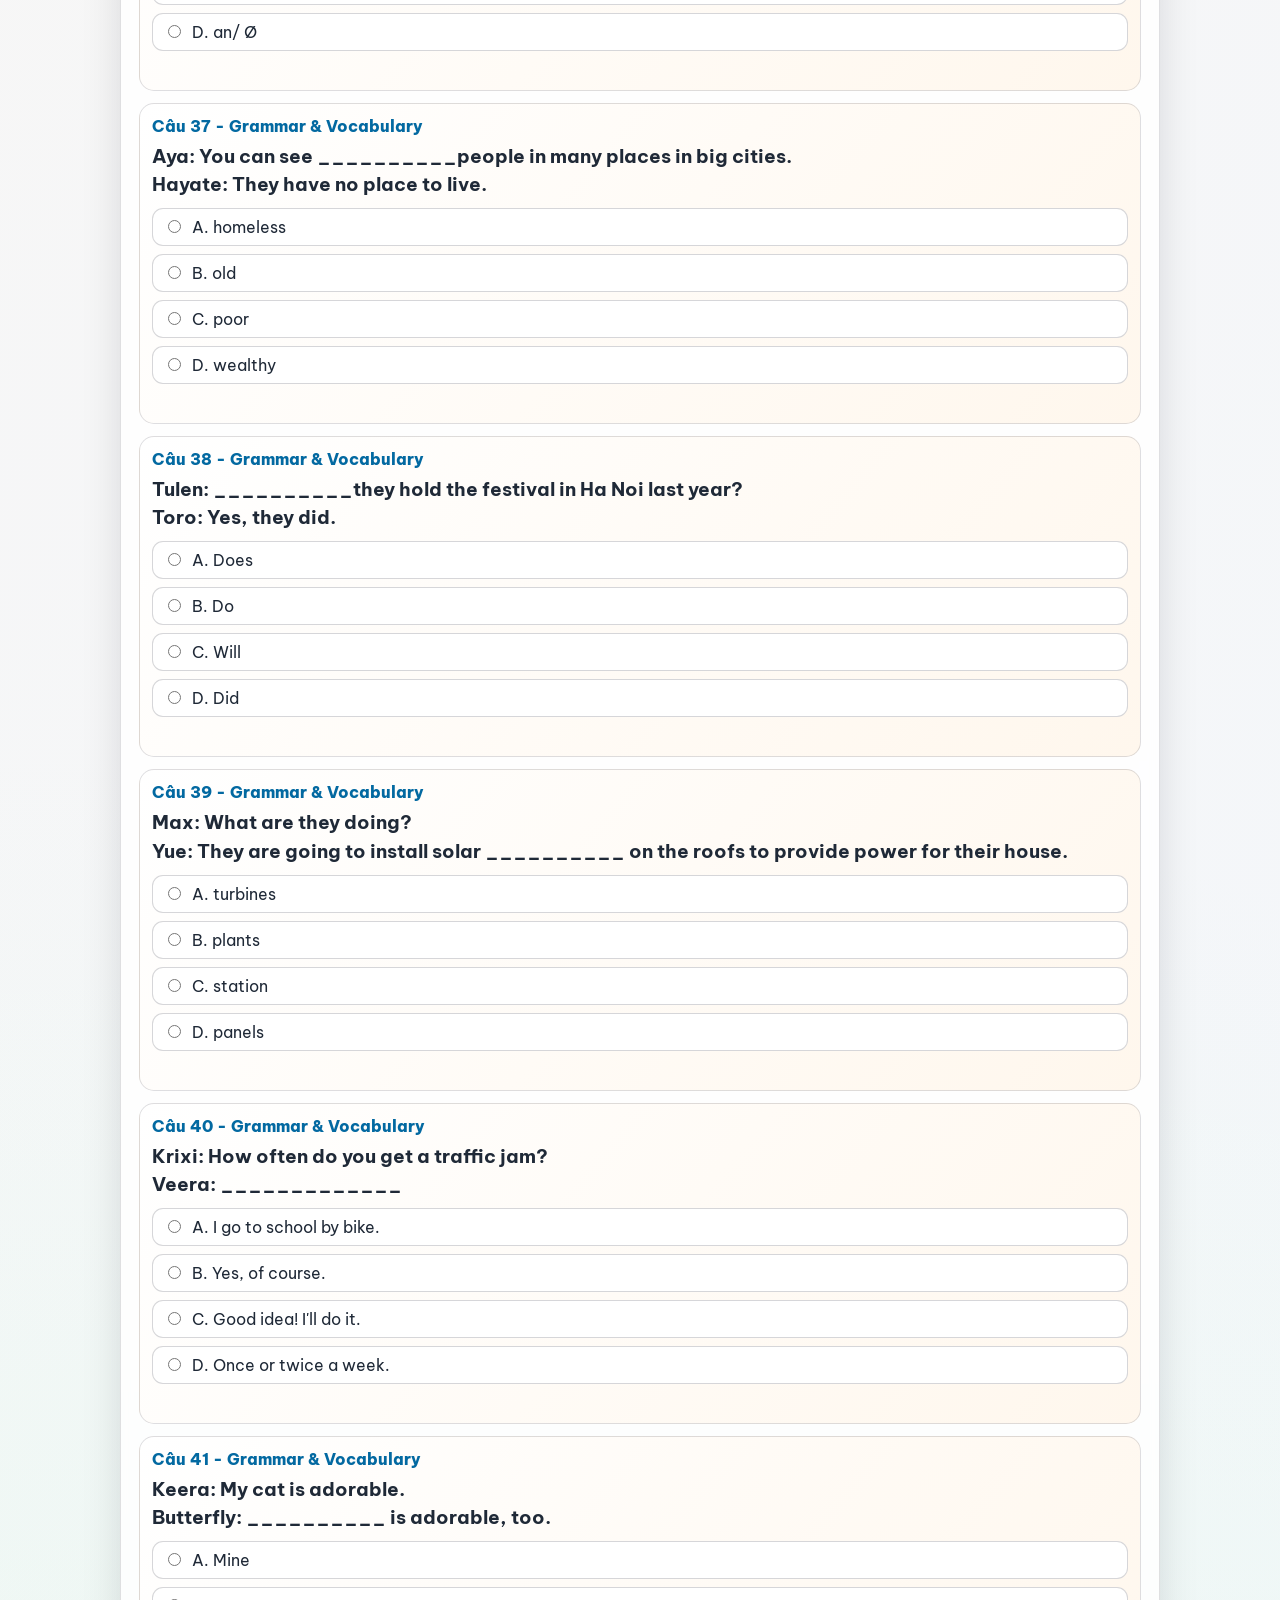
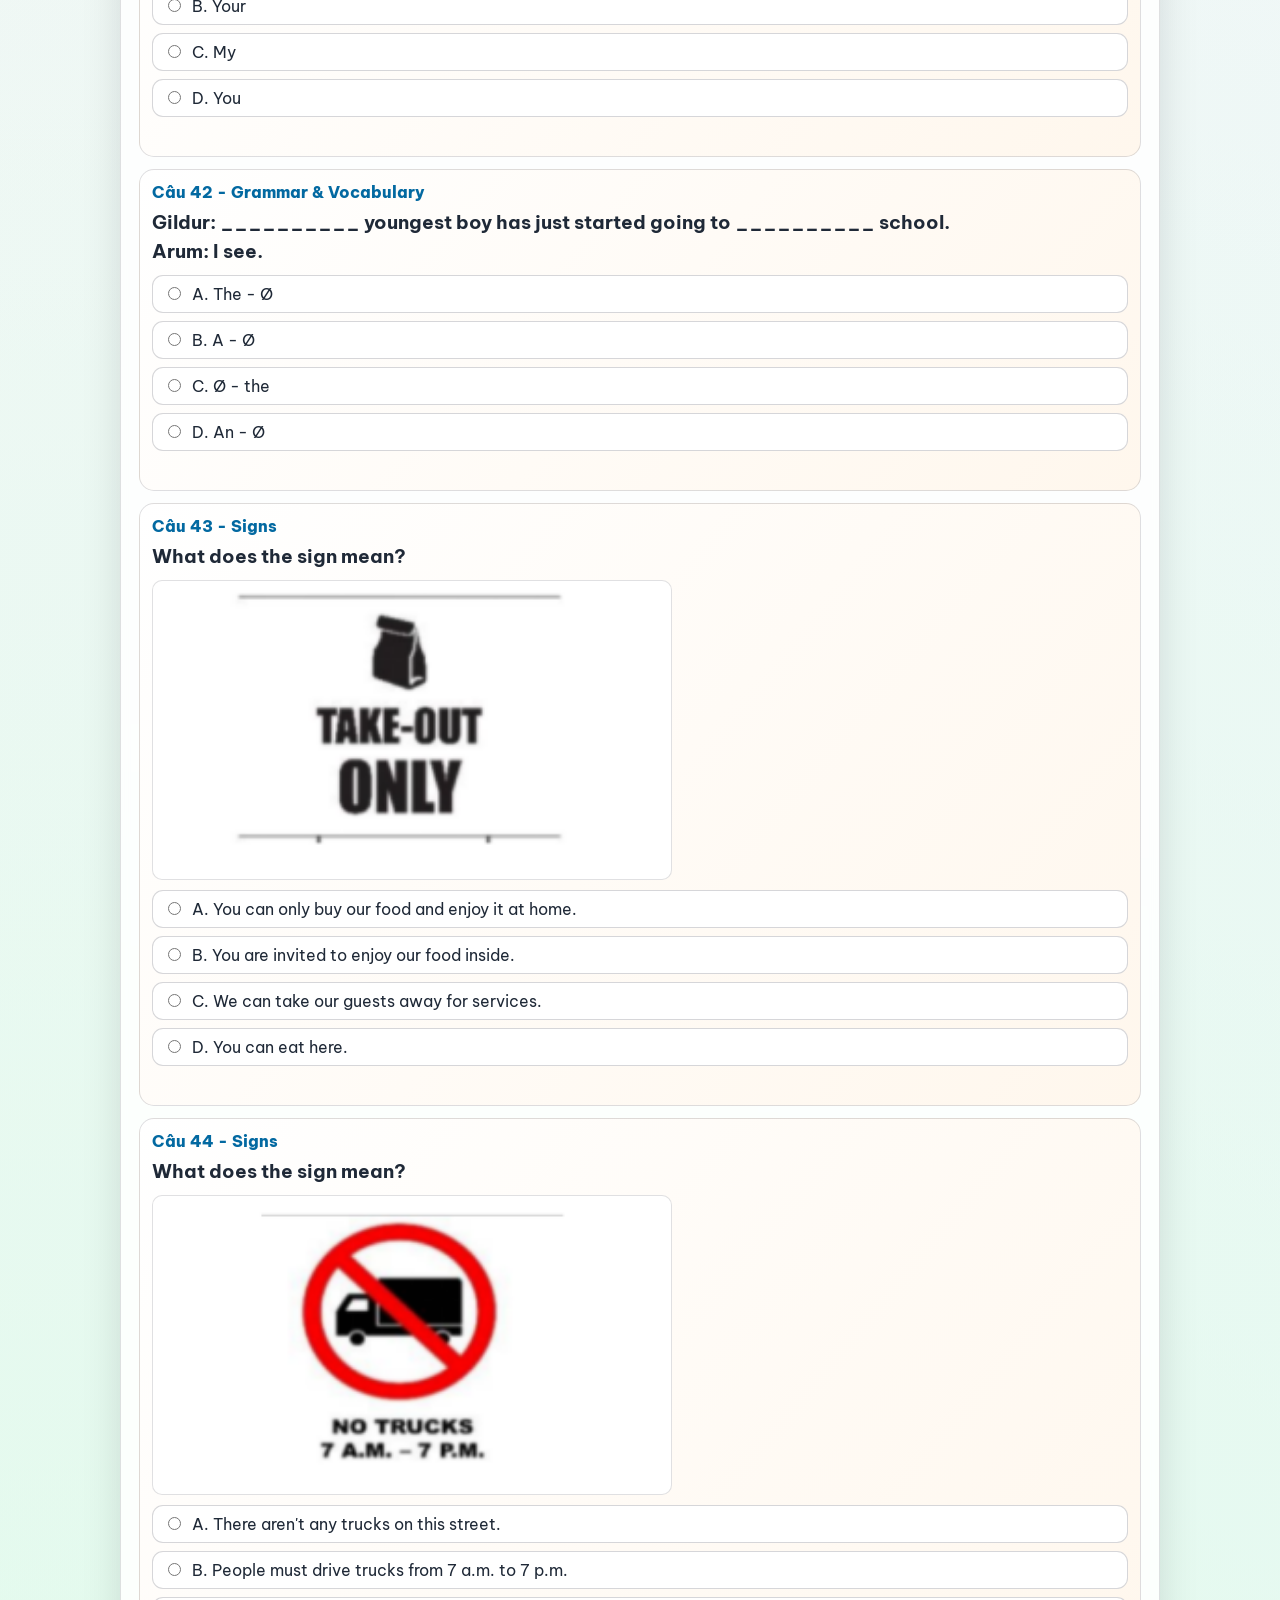
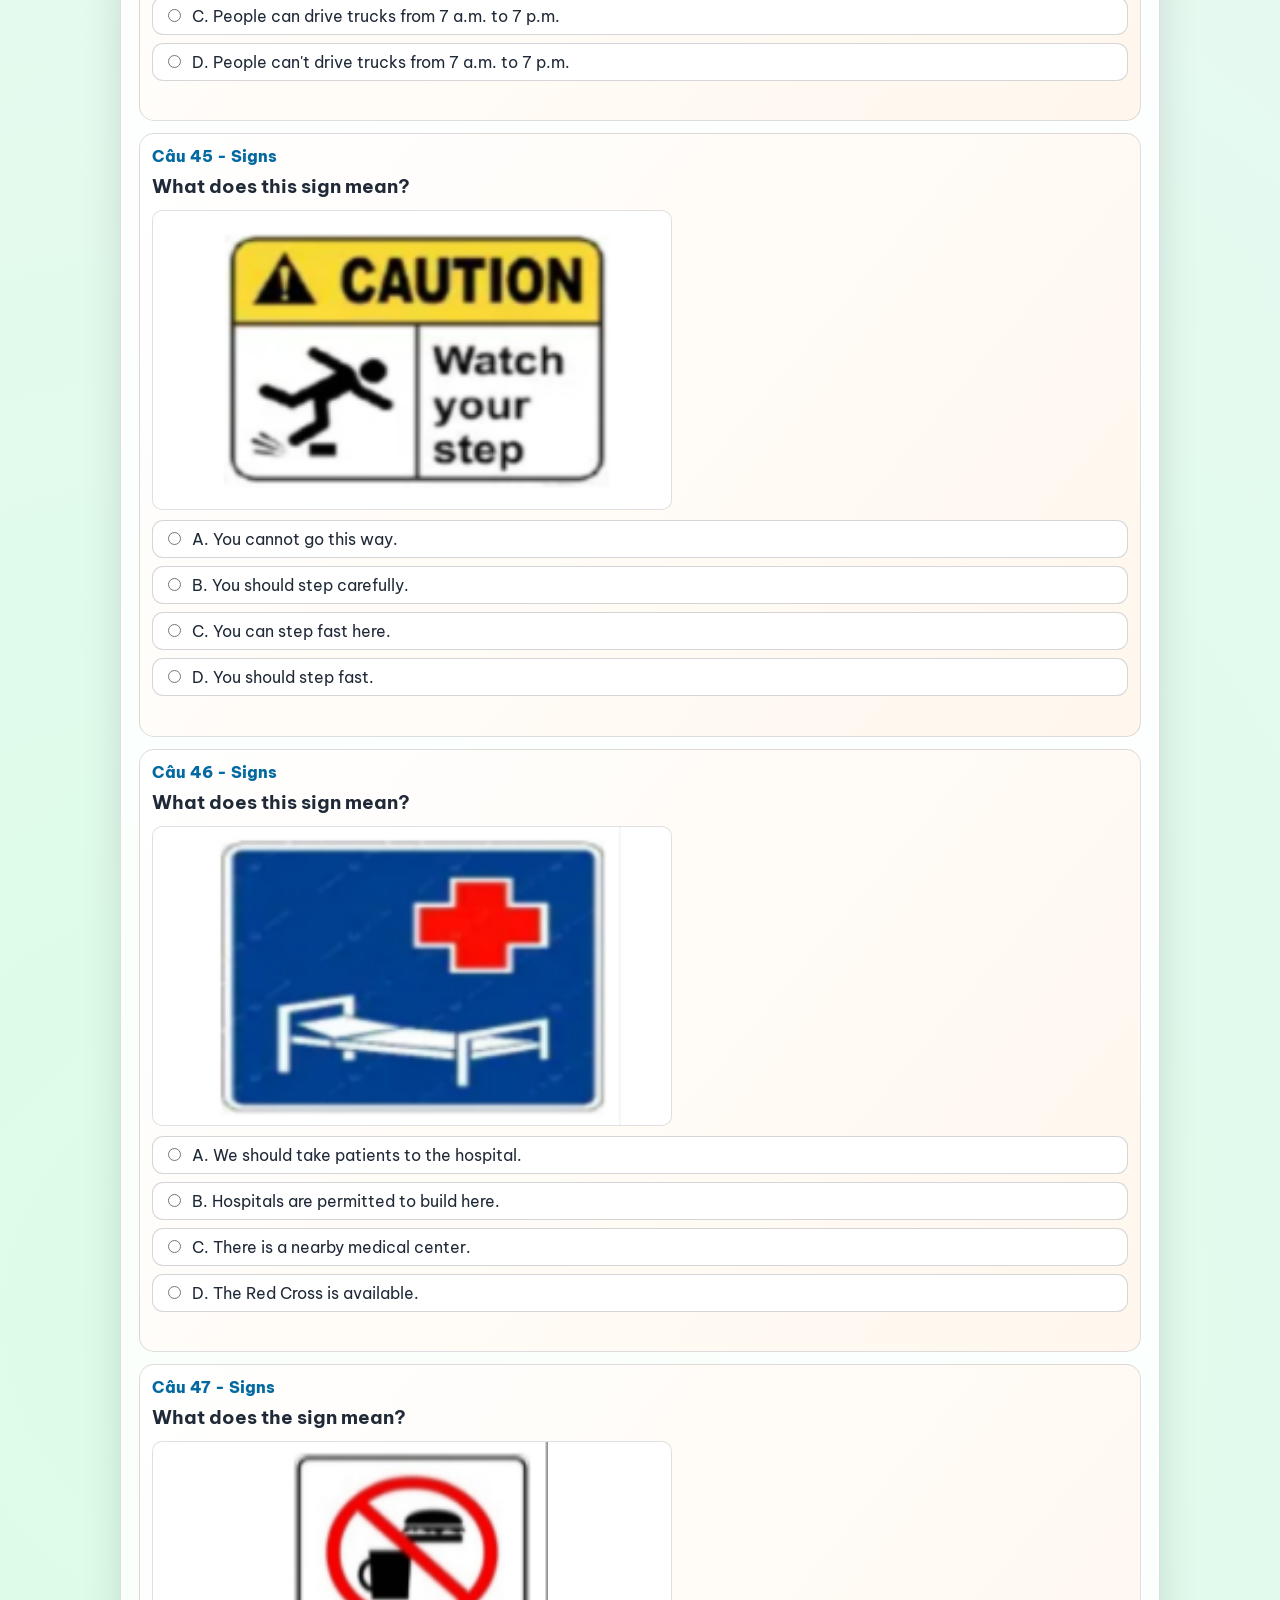
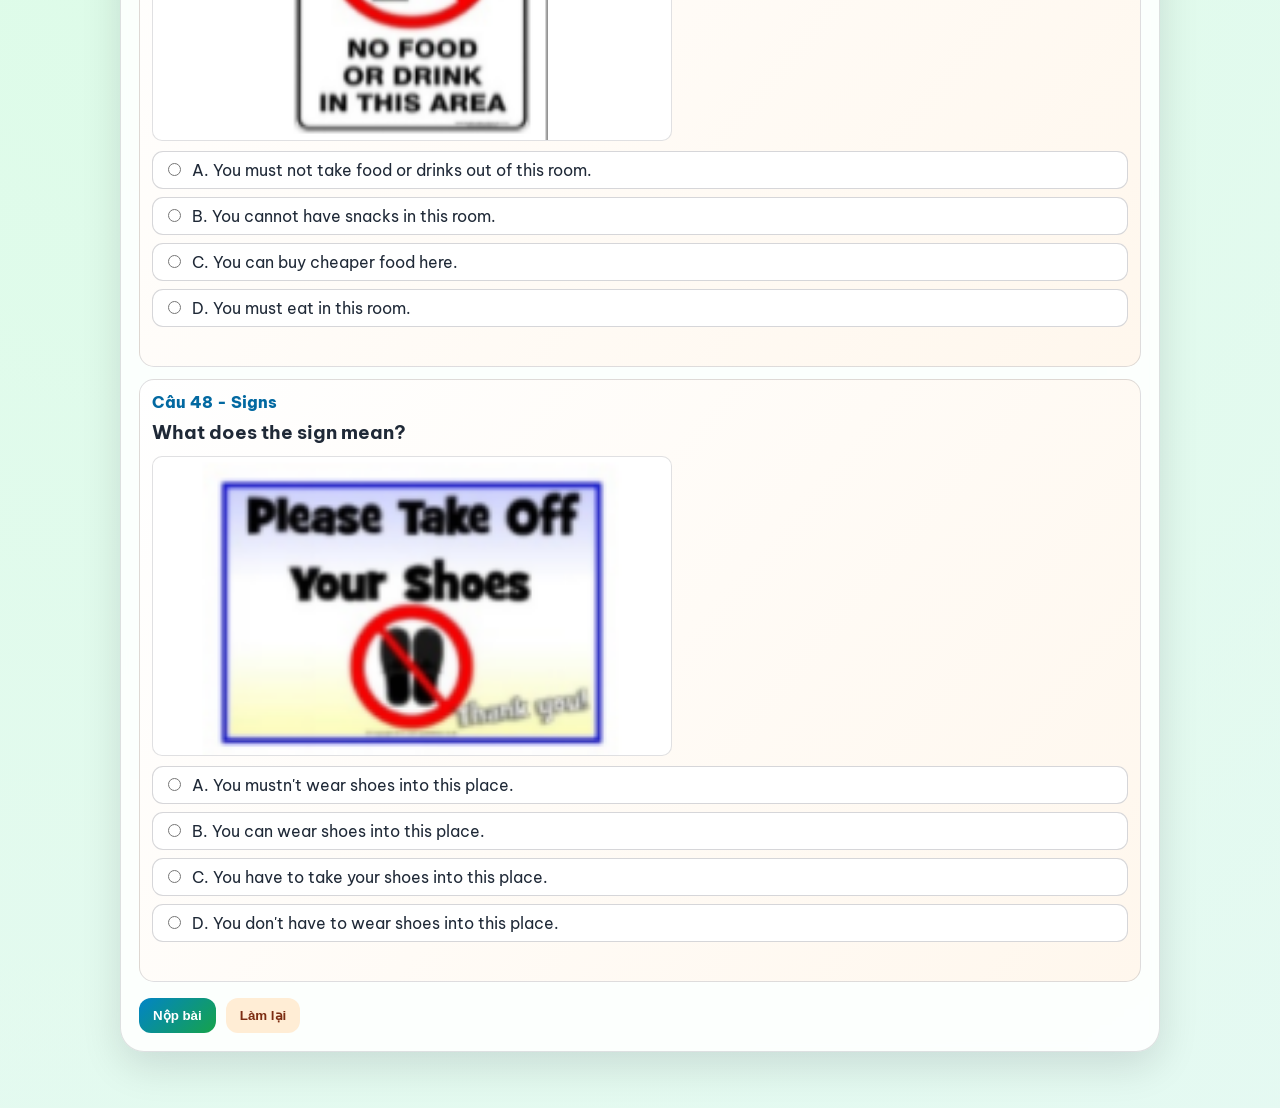
<file: English/index.html>
<!doctype html>
<html lang="vi">
  <head>
    <meta charset="UTF-8" />
    <meta name="viewport" content="width=device-width, initial-scale=1.0" />
    <title>English Quiz - Ôn Tập Cuối Học Kì II Lớp 7</title>
    <link rel="preconnect" href="https://fonts.googleapis.com" />
    <link rel="preconnect" href="https://fonts.gstatic.com" crossorigin />
    <link
      href="https://fonts.googleapis.com/css2?family=Be+Vietnam+Pro:wght@400;500;700;800&family=Outfit:wght@500;700;800&display=swap"
      rel="stylesheet"
    />
    <link rel="stylesheet" href="styles.css" />
  </head>
  <body>
    <div class="aurora aurora-1"></div>
    <div class="aurora aurora-2"></div>

    <main class="shell">
      <header class="hero">
        <div>
          <p class="eyebrow">ÔN TẬP CUỐI HỌC KÌ II - LỚP 7</p>
          <h1>English Practice Website</h1>
          <p class="lead">
            Luyện 102 câu (từ câu 13-120) gồm trắc nghiệm, điền khuyết và viết
            lại câu, nộp bài để xem điểm và phân tích đúng/sai chi tiết.
          </p>
        </div>
        <button id="shuffleBtn" class="btn ghost" type="button">Đảo đề</button>
      </header>

      <section class="section-switcher" aria-label="Chuyển phần làm bài">
        <div id="sectionTabs" class="section-tabs" role="tablist"></div>
        <p id="sectionHint" class="section-hint"></p>
      </section>

      <section class="metrics">
        <article class="metric">
          <p>Đã làm phần hiện tại</p>
          <h2 id="progressText">0 / 102</h2>
        </article>
        <article class="metric">
          <p>Điểm toàn bài</p>
          <h2 id="scoreText">0</h2>
        </article>
      </section>

      <div class="bar"><span id="progressFill"></span></div>

      <section
        id="resultBanner"
        class="result-banner"
        aria-live="polite"
      ></section>

      <section id="quiz" class="quiz-grid"></section>

      <footer class="actions">
        <button id="submitBtn" class="btn primary" type="button">
          Nộp bài
        </button>
        <button id="resetBtn" class="btn secondary" type="button">
          Làm lại
        </button>
      </footer>
    </main>

    <template id="questionTemplate">
      <article class="card">
        <p class="q-index"></p>
        <h3 class="q-text"></h3>
        <div class="q-media"></div>
        <div class="opts"></div>
        <p class="analysis"></p>
      </article>
    </template>

    <script src="app.js"></script>
  </body>
</html>
</file>
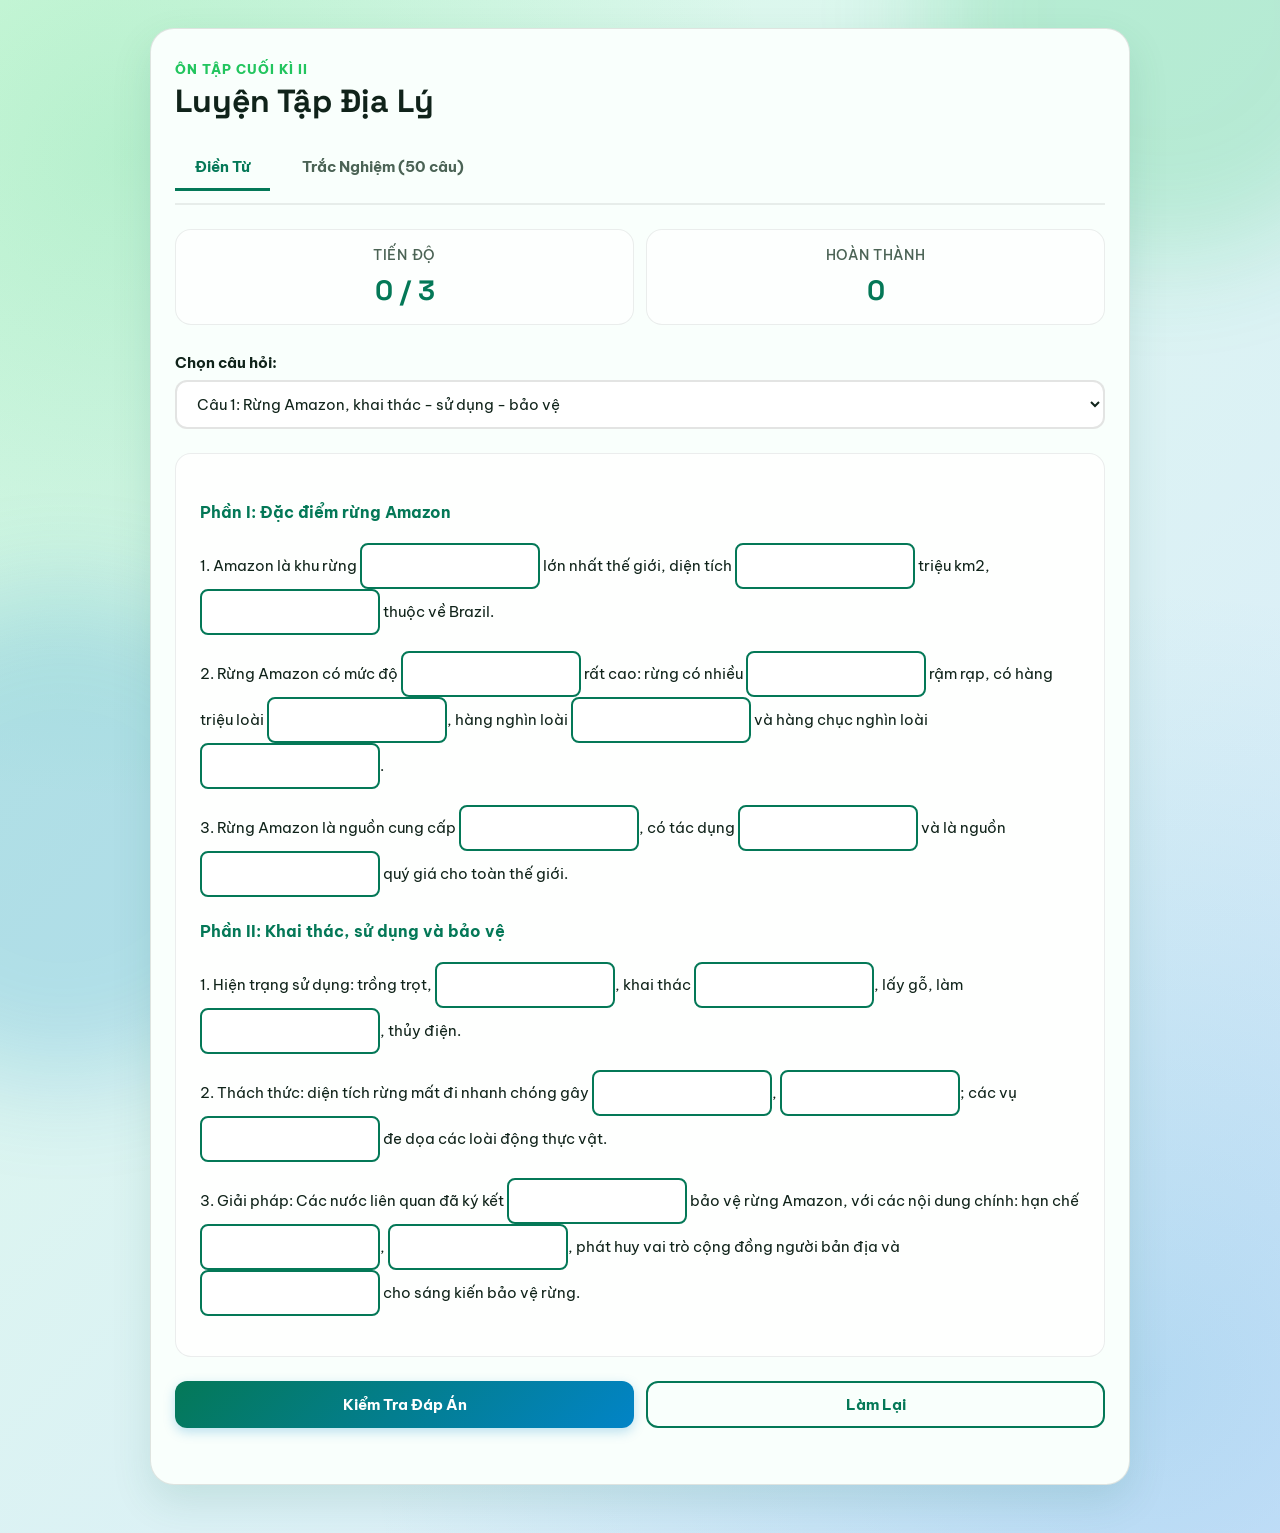
<file: Geography/index.html>
<!doctype html>
<html lang="vi">
  <head>
    <meta charset="UTF-8" />
    <meta name="viewport" content="width=device-width, initial-scale=1.0" />
    <title>Luyện Tập Địa Lý</title>
    <link rel="preconnect" href="https://fonts.googleapis.com" />
    <link rel="preconnect" href="https://fonts.gstatic.com" crossorigin />
    <link
      href="https://fonts.googleapis.com/css2?family=Be+Vietnam+Pro:wght@400;500;700;800&family=Space+Grotesk:wght@600;700&display=swap"
      rel="stylesheet"
    />
    <link rel="stylesheet" href="styles.css" />
  </head>
  <body>
    <div class="bg-shape bg-shape-1"></div>
    <div class="bg-shape bg-shape-2"></div>

    <main class="app" id="app">
      <header class="topbar">
        <div>
          <p class="kicker">Ôn Tập Cuối Kì II</p>
          <h1>Luyện Tập Địa Lý</h1>
        </div>
      </header>

      <div class="mode-tabs">
        <button
          class="mode-tab active"
          onclick="switchMode('fillblank')"
          id="tab-fillblank"
        >
          Điền Từ
        </button>
        <button
          class="mode-tab"
          onclick="switchMode('multiple')"
          id="tab-multiple"
        >
          Trắc Nghiệm (50 câu)
        </button>
      </div>

      <section class="status-panel">
        <div class="status-item">
          <p class="status-label">Tiến độ</p>
          <p class="status-value" id="progressText">0 / 3</p>
        </div>
        <div class="status-item">
          <p class="status-label">Hoàn thành</p>
          <p class="status-value" id="completed">0</p>
        </div>
      </section>

      <div id="fillblank-mode" class="mode-content active">
        <div class="question-selector">
          <label for="question-select" class="label-text">Chọn câu hỏi:</label>
          <select
            id="question-select"
            onchange="loadQuestion()"
            class="select-input"
          >
            <option value="0">
              Câu 1: Rừng Amazon, khai thác - sử dụng - bảo vệ
            </option>
            <option value="1">
              Câu 6: Đặc điểm dân số và đô thị hóa của khu vực Trung & Nam Mỹ
            </option>
            <option value="2">
              Câu 8: Tính chất đa dạng và độc đáo của sinh vật Australia
            </option>
          </select>
        </div>

        <section id="question-content" class="question-content"></section>

        <div id="result" class="result-message" aria-live="polite"></div>

        <div class="button-group">
          <button
            id="submit-btn"
            onclick="checkAnswer()"
            class="btn btn-primary"
          >
            Kiểm Tra Đáp Án
          </button>
          <button
            id="reset-btn"
            onclick="resetQuestion()"
            class="btn btn-outline"
          >
            Làm Lại
          </button>
        </div>
      </div>

      <div id="multiple-mode" class="mode-content">
        <section class="status-panel mcq-status">
          <div class="status-item">
            <p class="status-label">Đã trả lời</p>
            <p class="status-value" id="mcqProgressText">0 / 50</p>
          </div>
          <div class="status-item">
            <p class="status-label">Điểm hiện tại</p>
            <p class="status-value" id="mcqScoreText">0</p>
          </div>
        </section>

        <section
          id="mcqResultBanner"
          class="result-banner"
          aria-live="polite"
        ></section>

        <div class="progress-track" aria-hidden="true">
          <div class="progress-fill" id="mcqProgressFill"></div>
        </div>

        <section class="mcq-toolbar">
          <button id="mcqShuffleBtn" class="btn btn-outline" type="button">
            Đảo Câu Hỏi
          </button>
        </section>

        <section id="mcqContainer" class="quiz-grid"></section>

        <footer class="actions">
          <button id="mcqSubmitBtn" class="btn btn-primary" type="button">
            Nộp Bài
          </button>
          <button id="mcqResetBtn" class="btn btn-secondary" type="button">
            Làm Lại
          </button>
        </footer>
      </div>
    </main>

    <template id="mcqQuestionTemplate">
      <article class="question-card">
        <p class="question-index"></p>
        <h2 class="question-title"></h2>
        <div class="options"></div>
        <p class="feedback"></p>
      </article>
    </template>

    <script src="app.js"></script>
  </body>
</html>
</file>
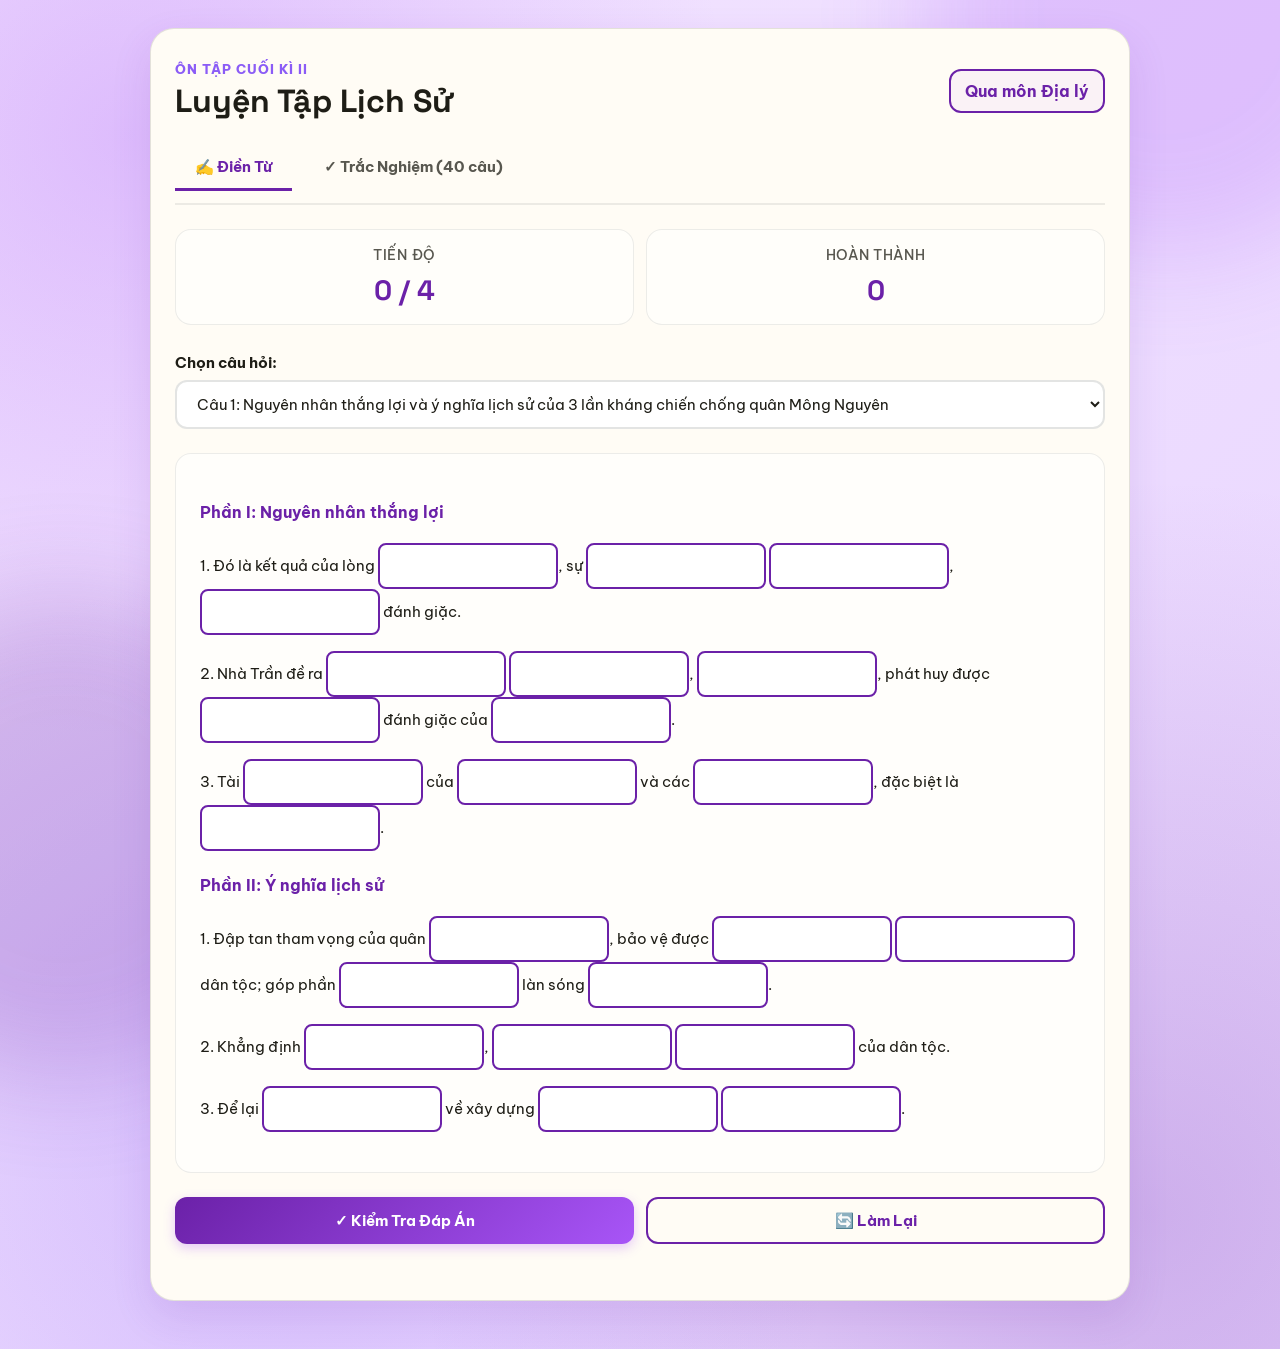
<file: History/index.html>
<!doctype html>
<html lang="vi">
  <head>
    <meta charset="UTF-8" />
    <meta name="viewport" content="width=device-width, initial-scale=1.0" />
    <title>Luyện Tập Lịch Sử</title>
    <link rel="preconnect" href="https://fonts.googleapis.com" />
    <link rel="preconnect" href="https://fonts.gstatic.com" crossorigin />
    <link
      href="https://fonts.googleapis.com/css2?family=Be+Vietnam+Pro:wght@400;500;700;800&family=Space+Grotesk:wght@600;700&display=swap"
      rel="stylesheet"
    />
    <link rel="stylesheet" href="styles.css" />
  </head>
  <body>
    <div class="bg-shape bg-shape-1"></div>
    <div class="bg-shape bg-shape-2"></div>

    <main class="app" id="app">
      <header class="topbar">
        <div>
          <p class="kicker">Ôn Tập Cuối Kì II</p>
          <h1>Luyện Tập Lịch Sử</h1>
        </div>
        <a class="subject-switch" href="../Geography/index.html">
          Qua môn Địa lý
        </a>
      </header>

      <div class="mode-tabs">
        <button
          class="mode-tab active"
          onclick="switchMode('fillblank')"
          id="tab-fillblank"
        >
          ✍️ Điền Từ
        </button>
        <button
          class="mode-tab"
          onclick="switchMode('multiple')"
          id="tab-multiple"
        >
          ✓ Trắc Nghiệm (40 câu)
        </button>
      </div>

      <section class="status-panel">
        <div class="status-item">
          <p class="status-label">Tiến độ</p>
          <p class="status-value" id="progressText">0 / 4</p>
        </div>
        <div class="status-item">
          <p class="status-label">Hoàn thành</p>
          <p class="status-value" id="completed">0</p>
        </div>
      </section>

      <div id="fillblank-mode" class="mode-content active">
        <div class="question-selector">
          <label for="question-select" class="label-text">Chọn câu hỏi:</label>
          <select
            id="question-select"
            onchange="loadQuestion()"
            class="select-input"
          >
            <option value="0">
              Câu 1: Nguyên nhân thắng lợi và ý nghĩa lịch sử của 3 lần kháng
              chiến chống quân Mông Nguyên
            </option>
            <option value="1">
              Câu 2: Nhà Hồ đã có những cải cách như thế nào
            </option>
            <option value="2">
              Câu 3: Hoàn cảnh dẫn đến khởi nghĩa Lam Sơn và tình hình những năm
              đầu
            </option>
            <option value="3">Câu 4: Thành lập nhà Lê Sơ</option>
          </select>
        </div>

        <section id="question-content" class="question-content"></section>

        <div id="result" class="result-message" aria-live="polite"></div>
        <div id="hint" class="hint-message" aria-live="polite"></div>

        <div class="button-group">
          <button
            id="submit-btn"
            onclick="checkAnswer()"
            class="btn btn-primary"
          >
            ✓ Kiểm Tra Đáp Án
          </button>

          <button
            id="reset-btn"
            onclick="resetQuestion()"
            class="btn btn-outline"
          >
            🔄 Làm Lại
          </button>
        </div>
      </div>

      <div id="multiple-mode" class="mode-content">
        <section class="status-panel mcq-status">
          <div class="status-item">
            <p class="status-label">Đã trả lời</p>
            <p class="status-value" id="mcqProgressText">0 / 40</p>
          </div>
          <div class="status-item">
            <p class="status-label">Điểm hiện tại</p>
            <p class="status-value" id="mcqScoreText">0</p>
          </div>
        </section>

        <section
          id="mcqResultBanner"
          class="result-banner"
          aria-live="polite"
        ></section>

        <div class="progress-track" aria-hidden="true">
          <div class="progress-fill" id="mcqProgressFill"></div>
        </div>

        <section class="mcq-toolbar">
          <button id="mcqShuffleBtn" class="btn btn-outline" type="button">
            Đảo Câu Hỏi
          </button>
        </section>

        <section id="mcqContainer" class="quiz-grid"></section>

        <footer class="actions">
          <button id="mcqSubmitBtn" class="btn btn-primary" type="button">
            Nộp Bài
          </button>
          <button id="mcqResetBtn" class="btn btn-secondary" type="button">
            Làm Lại
          </button>
        </footer>
      </div>
    </main>

    <template id="mcqQuestionTemplate">
      <article class="question-card">
        <p class="question-index"></p>
        <h2 class="question-title"></h2>
        <div class="options"></div>
        <p class="feedback"></p>
      </article>
    </template>

    <script src="app.js"></script>
  </body>
</html>
</file>
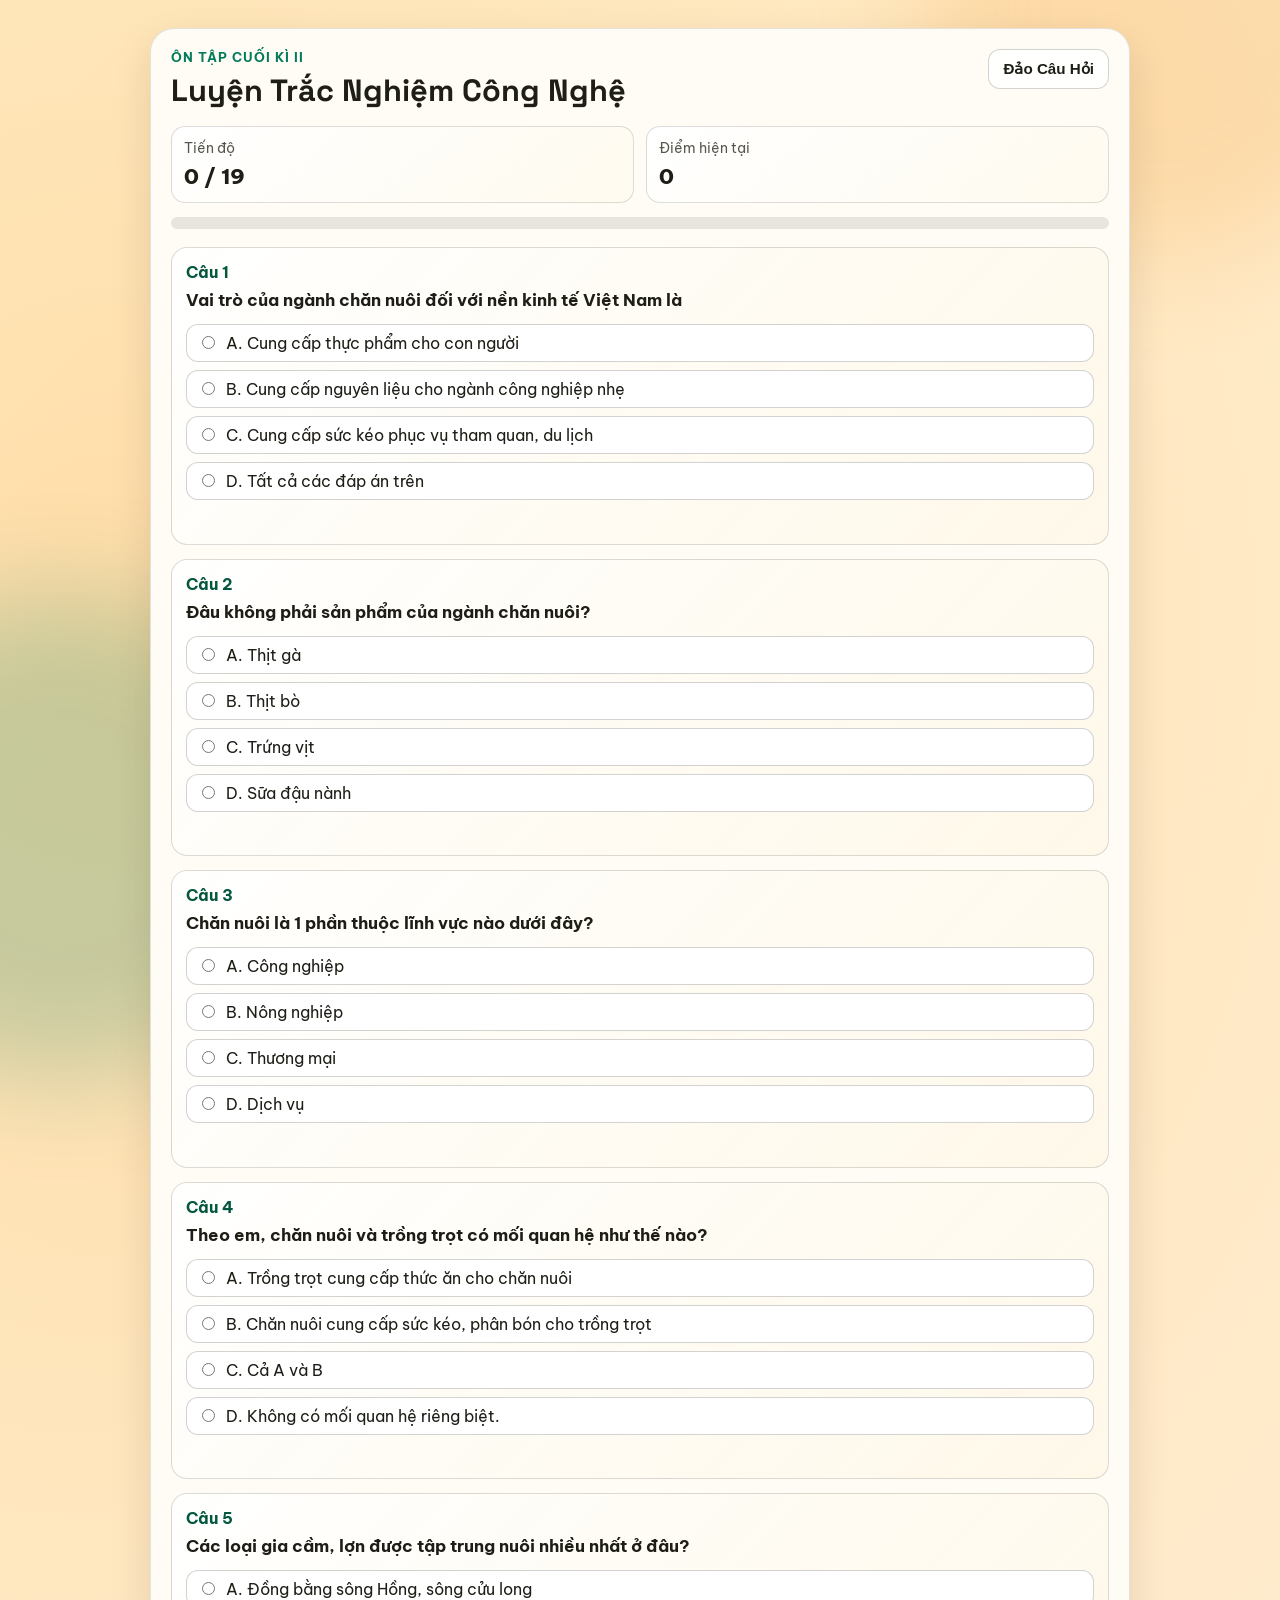
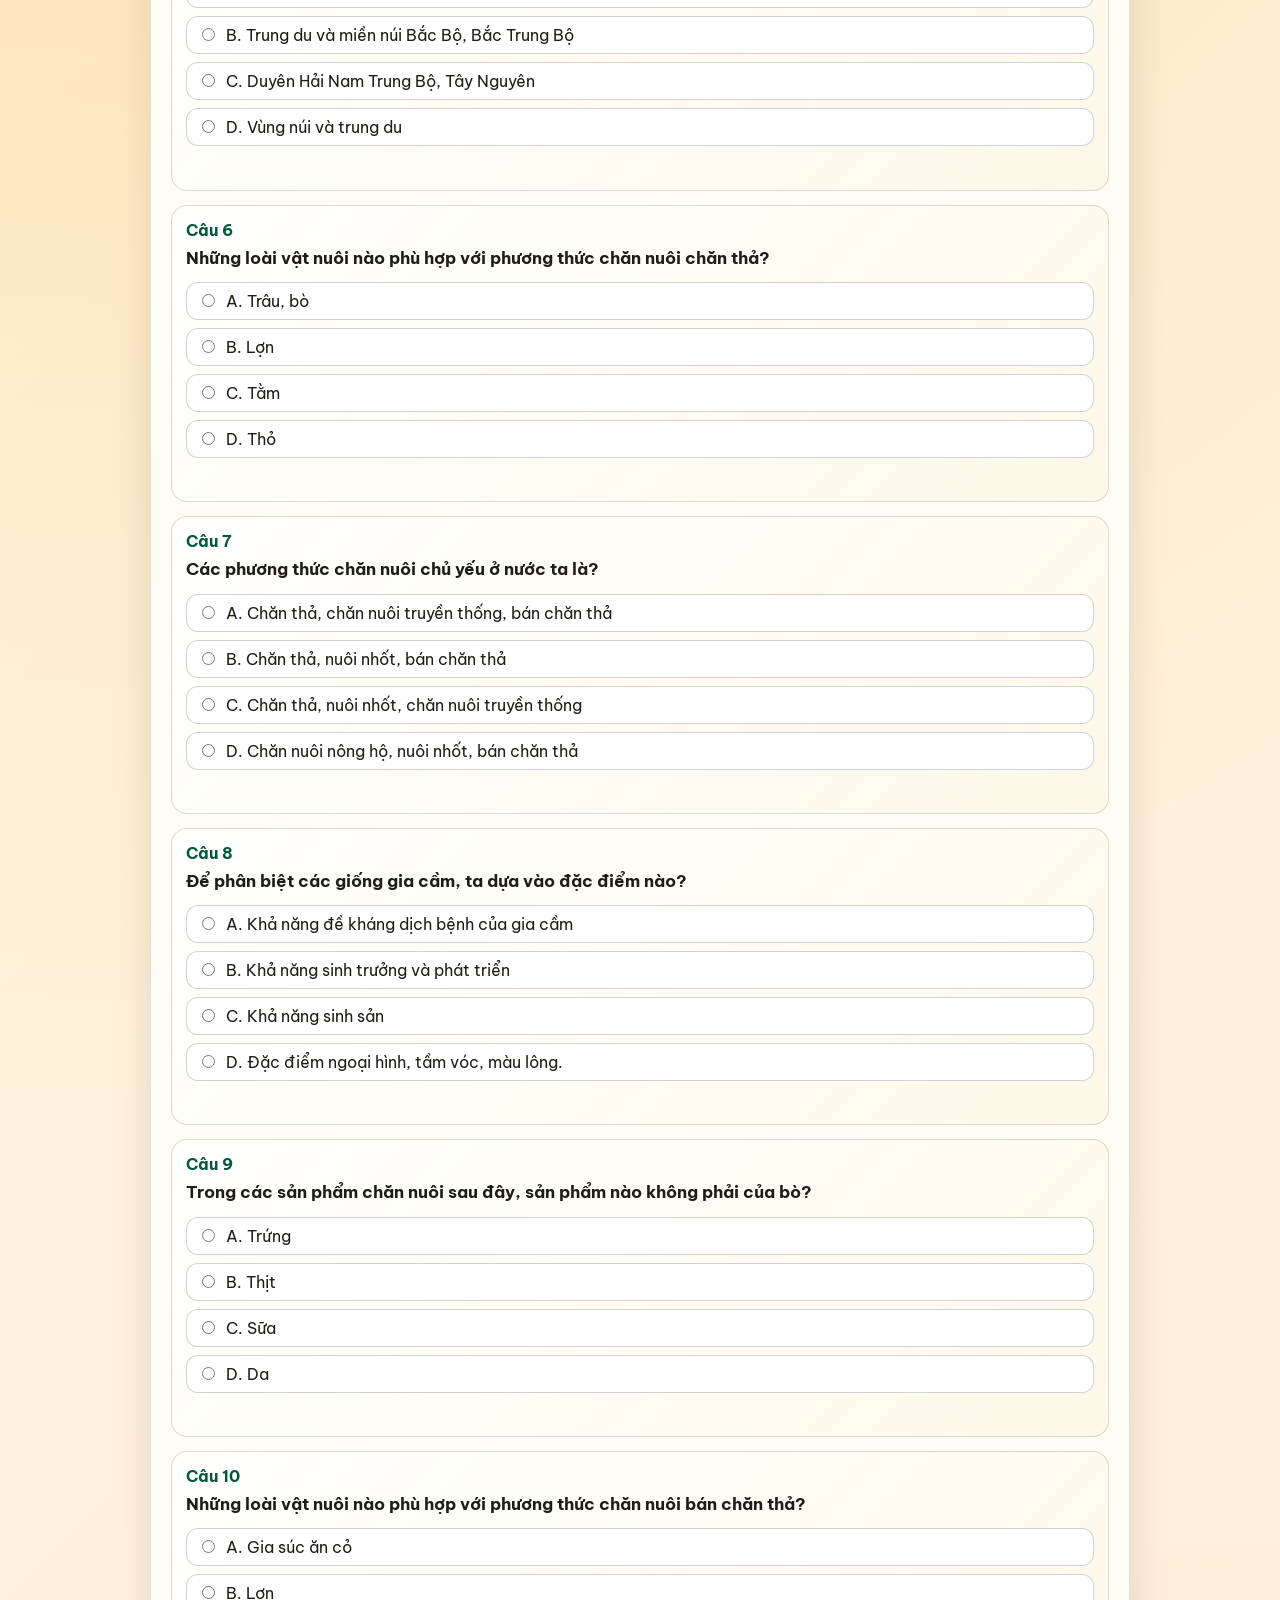
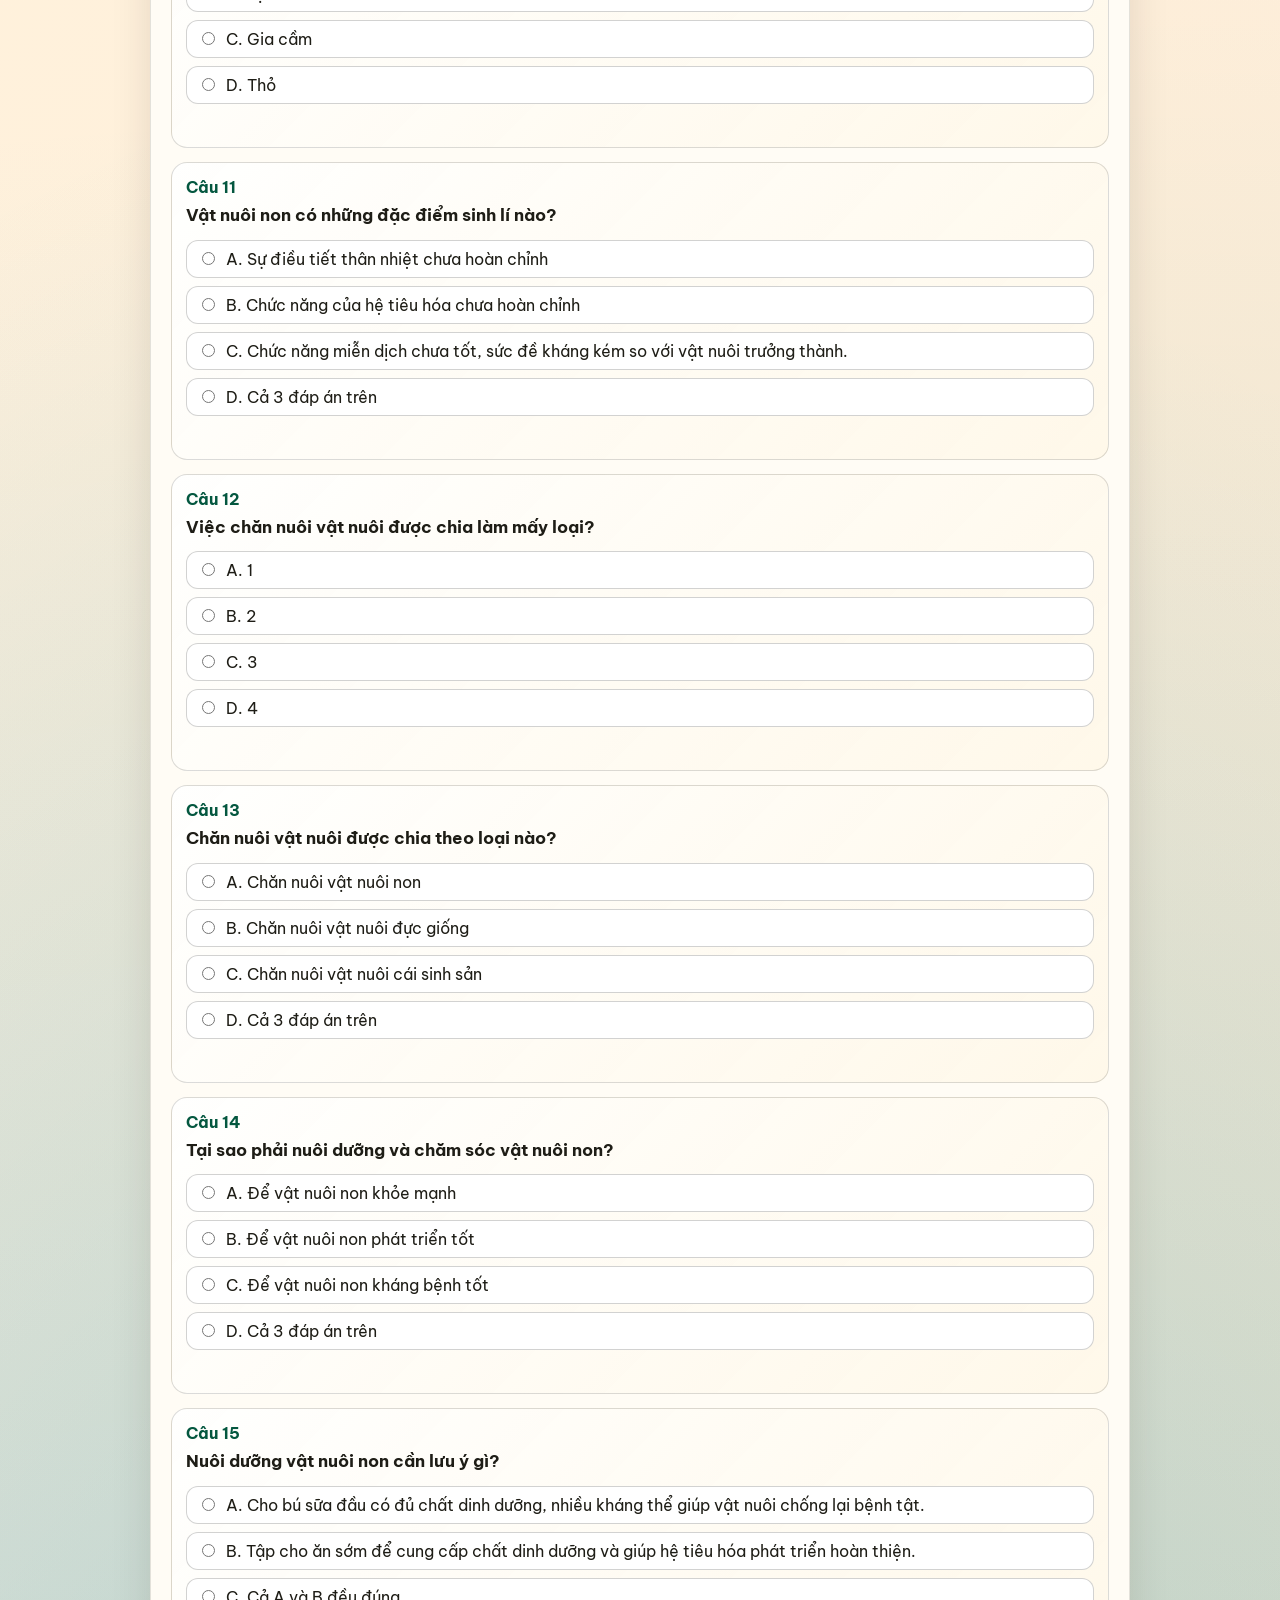
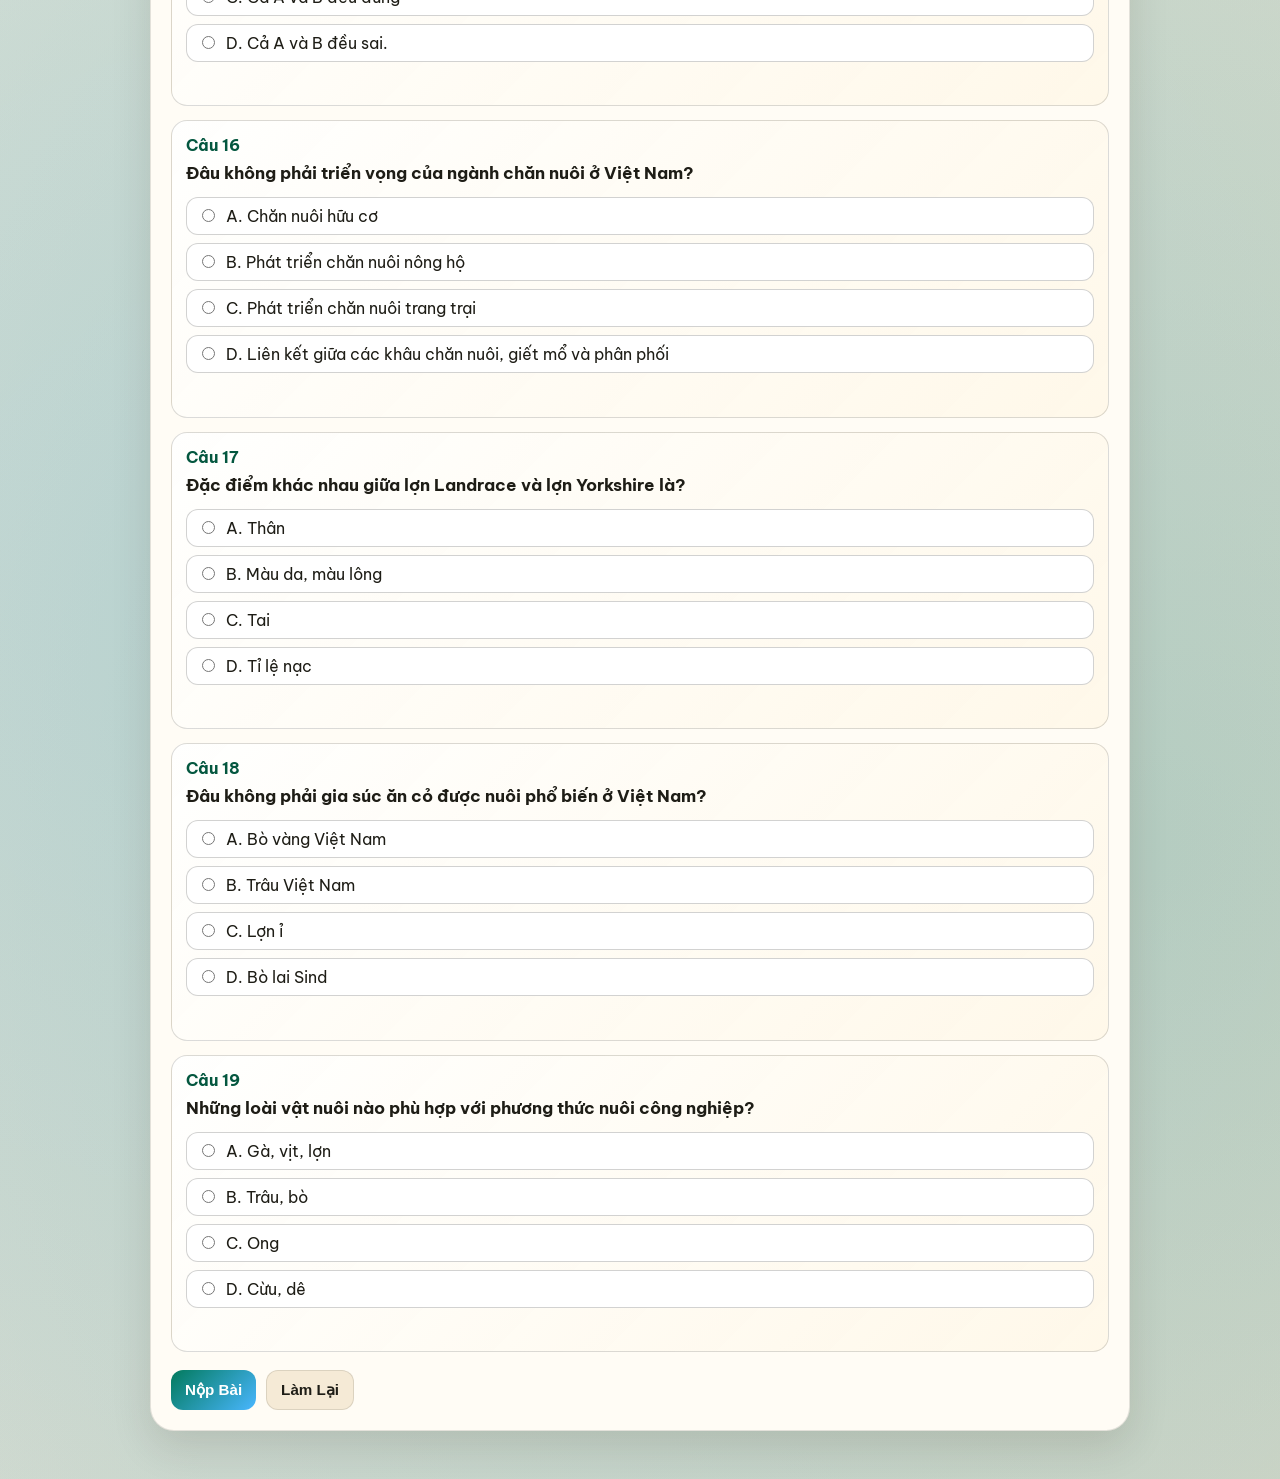
<file: Technology/index.html>
<!doctype html>
<html lang="vi">
  <head>
    <meta charset="UTF-8" />
    <meta name="viewport" content="width=device-width, initial-scale=1.0" />
    <title>Luyện Trắc Nghiệm Công Nghệ - Cuối Kì II</title>
    <link rel="preconnect" href="https://fonts.googleapis.com" />
    <link rel="preconnect" href="https://fonts.gstatic.com" crossorigin />
    <link
      href="https://fonts.googleapis.com/css2?family=Be+Vietnam+Pro:wght@400;500;700;800&family=Space+Grotesk:wght@600;700&display=swap"
      rel="stylesheet"
    />
    <link rel="stylesheet" href="styles.css" />
  </head>
  <body>
    <div class="bg-shape bg-shape-1"></div>
    <div class="bg-shape bg-shape-2"></div>

    <main class="app" id="app">
      <header class="topbar">
        <div>
          <p class="kicker">Ôn Tập Cuối Kì II</p>
          <h1>Luyện Trắc Nghiệm Công Nghệ</h1>
        </div>
        <button id="shuffleBtn" class="btn btn-ghost" type="button">
          Đảo Câu Hỏi
        </button>
      </header>

      <section class="status-panel">
        <div class="status-item">
          <p class="status-label">Tiến độ</p>
          <p class="status-value" id="progressText">0 / 18</p>
        </div>
        <div class="status-item">
          <p class="status-label">Điểm hiện tại</p>
          <p class="status-value" id="scoreText">0</p>
        </div>
      </section>

      <section
        id="resultBanner"
        class="result-banner"
        aria-live="polite"
      ></section>

      <div class="progress-track" aria-hidden="true">
        <div class="progress-fill" id="progressFill"></div>
      </div>

      <section id="quizContainer" class="quiz-container"></section>

      <footer class="actions">
        <button id="submitBtn" class="btn btn-primary" type="button">
          Nộp Bài
        </button>
        <button id="resetBtn" class="btn btn-secondary" type="button">
          Làm Lại
        </button>
      </footer>
    </main>

    <template id="questionTemplate">
      <article class="question-card">
        <p class="question-index"></p>
        <h2 class="question-title"></h2>
        <div class="options"></div>
        <p class="feedback"></p>
      </article>
    </template>

    <script src="app.js"></script>
  </body>
</html>
</file>
<file: styles.css>
﻿:root {
  --bg-a: #fff8dd;
  --bg-b: #e3f6ff;
  --ink: #1f2937;
  --soft: #475569;
  --card: rgba(255, 255, 255, 0.92);
  --line: rgba(15, 23, 42, 0.14);
  --chem: #0f766e;
  --eng: #0c4a6e;
  --hist: #6b21a8;
  --geo: #047857;
}

* {
  box-sizing: border-box;
}

html,
body {
  margin: 0;
  min-height: 100%;
}

body {
  font-family: "Be Vietnam Pro", sans-serif;
  color: var(--ink);
  background:
    radial-gradient(
      circle at 8% 16%,
      rgba(251, 146, 60, 0.28),
      transparent 34%
    ),
    radial-gradient(
      circle at 88% 84%,
      rgba(14, 165, 233, 0.24),
      transparent 38%
    ),
    linear-gradient(140deg, var(--bg-a), var(--bg-b));
  padding: 28px 16px 42px;
}

.bg-orb {
  position: fixed;
  width: 36vmax;
  height: 36vmax;
  border-radius: 50%;
  filter: blur(56px);
  opacity: 0.24;
  pointer-events: none;
  animation: float 9s ease-in-out infinite;
}

.orb-1 {
  background: #f97316;
  top: -14vmax;
  left: -10vmax;
}

.orb-2 {
  background: #0284c7;
  right: -12vmax;
  bottom: -14vmax;
  animation-delay: 1.3s;
}

.chooser {
  position: relative;
  z-index: 1;
  max-width: 960px;
  margin: 0 auto;
  border: 1px solid var(--line);
  border-radius: 24px;
  background: rgba(255, 255, 255, 0.76);
  backdrop-filter: blur(6px);
  box-shadow: 0 20px 48px rgba(2, 6, 23, 0.14);
  padding: 24px;
}

.eyebrow {
  margin: 0;
  font-size: 0.8rem;
  letter-spacing: 0.08em;
  text-transform: uppercase;
  font-weight: 800;
  color: #0ea5e9;
}

h1 {
  margin: 8px 0 6px;
  font-family: Outfit, sans-serif;
  font-size: clamp(1.5rem, 3vw, 2.3rem);
}

.subtitle {
  margin: 0;
  color: var(--soft);
}

.cards {
  margin-top: 18px;
  display: grid;
  grid-template-columns: repeat(2, minmax(0, 1fr));
  gap: 14px;
}

.card {
  border: 1px solid var(--line);
  border-radius: 16px;
  background: var(--card);
  padding: 16px;
  transition:
    transform 160ms ease,
    box-shadow 160ms ease;
}

.card-link {
  display: block;
  color: inherit;
  text-decoration: none;
}

.card-link:focus-visible {
  outline: 3px solid rgba(14, 165, 233, 0.6);
  outline-offset: 2px;
}

.card:hover {
  transform: translateY(-2px);
  box-shadow: 0 10px 26px rgba(15, 23, 42, 0.11);
}

.tag {
  display: inline-block;
  margin: 0;
  padding: 2px 8px;
  border-radius: 999px;
  font-size: 0.76rem;
  font-weight: 700;
  color: #0f172a;
  background: #f1f5f9;
}

h2 {
  margin: 10px 0 8px;
  font-size: 1.12rem;
}

.card p {
  margin-top: 0;
  color: var(--soft);
}

.btn {
  display: inline-flex;
  align-items: center;
  justify-content: center;
  margin-top: 6px;
  padding: 10px 14px;
  border-radius: 12px;
  font-weight: 800;
  text-decoration: none;
  color: #fff;
}

.btn-chem {
  background: linear-gradient(135deg, #0f766e, #14b8a6);
}

.btn-eng {
  background: linear-gradient(135deg, #0c4a6e, #0284c7);
}

.btn-hist {
  background: linear-gradient(135deg, #6b21a8, #a855f7);
}

.btn-geo {
  background: linear-gradient(135deg, #047857, #0284c7);
}

.btn-tech {
  background: linear-gradient(135deg, #0f766e, #16a34a);
}

@keyframes float {
  0%,
  100% {
    transform: translateY(0);
  }
  50% {
    transform: translateY(-12px);
  }
}

@media (max-width: 720px) {
  .cards {
    grid-template-columns: 1fr;
  }

  .chooser {
    padding: 18px;
  }

  .btn {
    width: 100%;
  }
}
</file>
<file: Chemistry/styles.css>
:root {
  --bg-1: #fff7df;
  --bg-2: #ffe9d7;
  --surface: #fffcf4;
  --ink: #1e1d16;
  --ink-soft: #58574f;
  --brand: #027a5c;
  --brand-strong: #04573f;
  --accent: #ff9f1c;
  --highlight: #2a9d8f;
  --sky: #49b6ff;
  --danger: #b8332a;
  --ok: #197b30;
  --ring: rgba(11, 110, 79, 0.25);
  --shadow: 0 16px 40px rgba(38, 26, 6, 0.12);
}

* {
  box-sizing: border-box;
}

html,
body {
  margin: 0;
  min-height: 100%;
}

body {
  font-family: "Be Vietnam Pro", sans-serif;
  color: var(--ink);
  background:
    radial-gradient(
      circle at 10% 10%,
      rgba(255, 159, 28, 0.28),
      transparent 36%
    ),
    radial-gradient(circle at 90% 90%, rgba(2, 122, 92, 0.22), transparent 44%),
    radial-gradient(
      circle at 20% 86%,
      rgba(73, 182, 255, 0.24),
      transparent 38%
    ),
    linear-gradient(135deg, var(--bg-1), var(--bg-2));
  padding: 28px 16px 48px;
}

.bg-shape {
  position: fixed;
  width: 38vmax;
  height: 38vmax;
  border-radius: 50%;
  filter: blur(54px);
  opacity: 0.22;
  pointer-events: none;
  z-index: 0;
  animation: float 9s ease-in-out infinite;
}

.bg-shape-1 {
  background: #f4a340;
  top: -18vmax;
  right: -10vmax;
}

.bg-shape-2 {
  background: var(--brand);
  left: -14vmax;
  bottom: -14vmax;
  animation-delay: 1.5s;
}

.app {
  position: relative;
  z-index: 1;
  max-width: 980px;
  margin: 0 auto;
  background: color-mix(in srgb, var(--surface) 88%, white);
  border: 1px solid rgba(24, 35, 28, 0.12);
  border-radius: 24px;
  box-shadow: var(--shadow);
  padding: 20px;
  backdrop-filter: blur(4px);
}

.topbar {
  display: flex;
  justify-content: space-between;
  align-items: flex-start;
  gap: 16px;
  margin-bottom: 16px;
}

.kicker {
  margin: 0;
  font-size: 0.8rem;
  letter-spacing: 0.08em;
  text-transform: uppercase;
  color: var(--brand);
  font-weight: 700;
}

h1 {
  margin: 6px 0 0;
  font-family: "Space Grotesk", sans-serif;
  font-size: clamp(1.4rem, 2.4vw, 2rem);
}

.status-panel {
  display: grid;
  grid-template-columns: repeat(2, minmax(0, 1fr));
  gap: 12px;
  margin-bottom: 14px;
}

.status-item {
  border-radius: 14px;
  border: 1px solid rgba(32, 32, 28, 0.15);
  background: linear-gradient(
    140deg,
    rgba(255, 255, 255, 0.95),
    rgba(255, 249, 237, 0.75)
  );
  padding: 12px;
}

.status-label {
  margin: 0;
  color: var(--ink-soft);
  font-size: 0.9rem;
}

.status-value {
  margin: 6px 0 0;
  font-size: 1.3rem;
  font-weight: 800;
}

.progress-track {
  width: 100%;
  height: 12px;
  border-radius: 999px;
  background: rgba(32, 32, 28, 0.1);
  overflow: hidden;
  margin-bottom: 18px;
}

.progress-fill {
  width: 0;
  height: 100%;
  background: linear-gradient(90deg, var(--brand), var(--sky), var(--accent));
  transition: width 300ms ease;
}

.result-banner {
  display: none;
  border-radius: 14px;
  padding: 12px 14px;
  margin-bottom: 16px;
  border: 1px solid rgba(4, 87, 63, 0.25);
  background: linear-gradient(
    130deg,
    rgba(2, 122, 92, 0.15),
    rgba(73, 182, 255, 0.16)
  );
  font-weight: 700;
}

.result-banner.show {
  display: block;
  animation: reveal 260ms ease both;
}

.quiz-container {
  display: grid;
  gap: 14px;
}

.question-card {
  background: linear-gradient(
    135deg,
    rgba(255, 255, 255, 0.9),
    rgba(255, 247, 231, 0.86)
  );
  border: 1px solid rgba(32, 32, 28, 0.16);
  border-radius: 16px;
  padding: 14px;
  animation: reveal 360ms ease both;
  transition:
    transform 180ms ease,
    box-shadow 180ms ease;
}

.question-card:hover {
  transform: translateY(-2px);
  box-shadow: 0 10px 22px rgba(55, 36, 3, 0.1);
}

.question-index {
  margin: 0 0 6px;
  font-weight: 700;
  color: var(--brand-strong);
}

.question-title {
  margin: 0 0 12px;
  font-size: 1.05rem;
  line-height: 1.45;
}

.options {
  display: grid;
  gap: 8px;
}

.option {
  display: flex;
  align-items: flex-start;
  gap: 8px;
  border-radius: 12px;
  border: 1px solid rgba(32, 32, 28, 0.2);
  background: white;
  padding: 8px 10px;
  cursor: pointer;
  transition:
    transform 140ms ease,
    border-color 140ms ease,
    box-shadow 140ms ease;
}

.option:hover {
  border-color: var(--brand);
  transform: translateX(2px);
}

.option.selected {
  border-color: var(--highlight);
  box-shadow: 0 0 0 3px rgba(42, 157, 143, 0.16);
}

.option.correct {
  border-color: var(--ok);
  background: rgba(25, 123, 48, 0.08);
}

.option.wrong {
  border-color: var(--danger);
  background: rgba(184, 51, 42, 0.08);
}

.option input {
  margin-top: 3px;
  accent-color: var(--brand);
}

.feedback {
  min-height: 1.2rem;
  margin: 10px 0 0;
  font-weight: 700;
}

.feedback.ok {
  color: var(--ok);
}

.feedback.bad {
  color: var(--danger);
}

.actions {
  margin-top: 18px;
  display: flex;
  gap: 10px;
  flex-wrap: wrap;
}

.btn {
  border: none;
  border-radius: 12px;
  font-size: 0.95rem;
  font-weight: 700;
  padding: 10px 14px;
  cursor: pointer;
}

.btn:focus-visible {
  outline: 3px solid var(--ring);
  outline-offset: 2px;
}

.btn-primary {
  color: #fff;
  background: linear-gradient(135deg, var(--brand), var(--sky));
}

.btn-secondary {
  color: var(--ink);
  background: #f5ead6;
  border: 1px solid rgba(32, 32, 28, 0.12);
}

.btn-ghost {
  color: var(--ink);
  background: rgba(255, 255, 255, 0.9);
  border: 1px solid rgba(32, 32, 28, 0.2);
}

.btn:hover {
  transform: translateY(-1px);
}

@keyframes reveal {
  from {
    opacity: 0;
    transform: translateY(10px);
  }
  to {
    opacity: 1;
    transform: translateY(0);
  }
}

@keyframes float {
  0%,
  100% {
    transform: translateY(0);
  }
  50% {
    transform: translateY(-10px);
  }
}

@media (max-width: 640px) {
  .app {
    padding: 16px;
    border-radius: 18px;
  }

  .topbar {
    flex-direction: column;
    align-items: stretch;
  }

  .btn {
    width: 100%;
  }

  .actions {
    flex-direction: column;
  }
}
</file>
<file: English/styles.css>
:root {
  --bg1: #fef3c7;
  --bg2: #e0f2fe;
  --bg3: #dcfce7;
  --surface: #ffffffde;
  --ink: #1f2937;
  --soft: #4b5563;
  --brand: #0284c7;
  --brand-2: #16a34a;
  --accent: #f97316;
  --ok: #15803d;
  --bad: #b91c1c;
  --shadow: 0 14px 40px rgba(2, 6, 23, 0.12);
}

* {
  box-sizing: border-box;
}

html,
body {
  margin: 0;
  min-height: 100%;
}

body {
  font-family: "Be Vietnam Pro", sans-serif;
  color: var(--ink);
  background:
    radial-gradient(circle at 10% 10%, var(--bg1), transparent 30%),
    radial-gradient(circle at 90% 20%, var(--bg2), transparent 35%),
    radial-gradient(circle at 20% 90%, var(--bg3), transparent 30%),
    linear-gradient(135deg, #fff7ed, #eff6ff);
  padding: 24px 14px 56px;
}

.aurora {
  position: fixed;
  width: 44vmax;
  height: 44vmax;
  border-radius: 50%;
  filter: blur(52px);
  opacity: 0.28;
  pointer-events: none;
  z-index: 0;
  animation: float 10s ease-in-out infinite;
}

.aurora-1 {
  background: #fb923c;
  top: -20vmax;
  left: -16vmax;
}

.aurora-2 {
  background: #22c55e;
  right: -16vmax;
  bottom: -18vmax;
  animation-delay: 1.5s;
}

.shell {
  position: relative;
  z-index: 1;
  max-width: 1040px;
  margin: 0 auto;
  background: var(--surface);
  border: 1px solid rgba(2, 6, 23, 0.12);
  border-radius: 24px;
  box-shadow: var(--shadow);
  padding: 18px;
  backdrop-filter: blur(4px);
}

.hero {
  display: flex;
  justify-content: space-between;
  align-items: flex-start;
  gap: 14px;
}

.eyebrow {
  margin: 0;
  text-transform: uppercase;
  letter-spacing: 0.08em;
  color: var(--brand-2);
  font-size: 0.78rem;
  font-weight: 800;
}

h1 {
  margin: 6px 0;
  font-family: Outfit, sans-serif;
  font-size: clamp(1.4rem, 2.4vw, 2.1rem);
}

.lead {
  margin: 0;
  color: var(--soft);
}

.section-switcher {
  margin-top: 16px;
  display: grid;
  gap: 10px;
}

.section-tabs {
  display: grid;
  grid-template-columns: repeat(auto-fit, minmax(160px, 1fr));
  gap: 8px;
}

.section-tab {
  border: 1px solid rgba(2, 6, 23, 0.16);
  border-radius: 14px;
  background: linear-gradient(145deg, #ffffff, #f8fafc);
  padding: 10px 12px;
  font: inherit;
  color: var(--soft);
  cursor: pointer;
  transition:
    transform 140ms ease,
    border-color 140ms ease,
    box-shadow 140ms ease,
    color 140ms ease,
    background 140ms ease;
}

.section-tab:hover {
  transform: translateY(-1px);
  border-color: var(--brand);
  color: var(--ink);
}

.section-tab.active {
  border-color: transparent;
  color: #ffffff;
  background: linear-gradient(135deg, var(--brand), var(--brand-2));
  box-shadow: 0 10px 24px rgba(2, 132, 199, 0.22);
}

.section-tab-title {
  display: block;
  font-weight: 800;
}

.section-tab-meta {
  display: block;
  margin-top: 2px;
  font-size: 0.8rem;
  opacity: 0.86;
}

.section-hint {
  margin: 0;
  color: var(--soft);
  line-height: 1.45;
}

.metrics {
  margin-top: 16px;
  display: grid;
  grid-template-columns: repeat(2, minmax(0, 1fr));
  gap: 10px;
}

.metric {
  background: linear-gradient(140deg, #ffffff, #f8fafc);
  border: 1px solid rgba(2, 6, 23, 0.12);
  border-radius: 14px;
  padding: 10px 12px;
}

.metric p {
  margin: 0;
  color: var(--soft);
}

.metric h2 {
  margin: 4px 0 0;
  font-size: 1.35rem;
}

.bar {
  margin-top: 12px;
  height: 12px;
  border-radius: 999px;
  background: rgba(15, 23, 42, 0.12);
  overflow: hidden;
}

.bar span {
  display: block;
  width: 0;
  height: 100%;
  background: linear-gradient(
    90deg,
    var(--brand),
    var(--brand-2),
    var(--accent)
  );
  transition: width 250ms ease;
}

.result-banner {
  display: none;
  margin-top: 14px;
  padding: 12px;
  border-radius: 12px;
  border: 1px solid rgba(2, 132, 199, 0.24);
  background: linear-gradient(
    130deg,
    rgba(2, 132, 199, 0.14),
    rgba(22, 163, 74, 0.14)
  );
  font-weight: 700;
}

.result-banner.show {
  display: block;
}

.quiz-grid {
  margin-top: 16px;
  display: grid;
  gap: 12px;
}

.card {
  border: 1px solid rgba(2, 6, 23, 0.13);
  border-radius: 15px;
  background: linear-gradient(130deg, #ffffff, #fff7ed);
  padding: 12px;
  animation: reveal 320ms ease both;
}

.reading-card {
  border-color: rgba(2, 132, 199, 0.28);
  background: linear-gradient(135deg, #f8fbff, #eefcf6);
}

.q-index {
  margin: 0 0 6px;
  color: #0369a1;
  font-weight: 800;
}

.q-text {
  margin: 0 0 10px;
  line-height: 1.5;
  white-space: pre-line;
}

.q-media {
  margin: 0 0 10px;
}

.reading-passage {
  border: 1px solid rgba(2, 6, 23, 0.14);
  border-radius: 12px;
  background: #ffffff;
  padding: 12px;
}

.reading-title {
  margin: 0 0 10px;
  font-size: 1rem;
  line-height: 1.45;
  color: #0c4a6e;
}

.reading-list {
  display: grid;
  gap: 8px;
}

.reading-item {
  margin: 0;
  line-height: 1.5;
  color: #1f2937;
}

.reading-closing {
  margin: 10px 0 0;
  line-height: 1.5;
  color: #334155;
  font-style: italic;
}

.q-image {
  width: min(100%, 520px);
  max-height: 300px;
  display: block;
  object-fit: contain;
  border-radius: 10px;
  border: 1px solid rgba(2, 6, 23, 0.12);
  background: #fff;
}

.opts {
  display: grid;
  gap: 8px;
}

.fill-wrap {
  border: 1px solid rgba(2, 6, 23, 0.16);
  border-radius: 11px;
  background: #fff;
  padding: 10px;
  display: grid;
  gap: 8px;
}

.fill-label {
  font-weight: 700;
  color: #0f172a;
}

.fill-input {
  width: 100%;
  border: 1px solid rgba(2, 6, 23, 0.24);
  border-radius: 9px;
  padding: 9px 10px;
  font: inherit;
  color: var(--ink);
  background: #fff;
}

.fill-input:focus-visible {
  outline: 3px solid rgba(2, 132, 199, 0.2);
  border-color: var(--brand);
}

.fill-input:disabled {
  background: #f8fafc;
}

.opt {
  border: 1px solid rgba(2, 6, 23, 0.16);
  border-radius: 11px;
  background: #fff;
  padding: 8px 10px;
  display: flex;
  gap: 8px;
  align-items: flex-start;
  cursor: pointer;
  transition:
    border-color 140ms ease,
    transform 140ms ease,
    box-shadow 140ms ease;
}

.opt:hover {
  border-color: var(--brand);
  transform: translateX(2px);
}

.opt input {
  margin-top: 3px;
  accent-color: var(--brand);
}

.opt.selected {
  border-color: #0369a1;
  box-shadow: 0 0 0 3px rgba(2, 132, 199, 0.14);
}

.opt.correct {
  border-color: var(--ok);
  background: rgba(21, 128, 61, 0.08);
  font-weight: 800;
}

.opt.wrong {
  border-color: var(--bad);
  background: rgba(185, 28, 28, 0.08);
}

.analysis {
  min-height: 1.2rem;
  margin: 8px 0 0;
  font-weight: 700;
}

.analysis.ok {
  color: var(--ok);
}

.analysis.bad {
  color: var(--bad);
}

.actions {
  margin-top: 16px;
  display: flex;
  gap: 10px;
  flex-wrap: wrap;
}

.btn {
  border: none;
  border-radius: 12px;
  padding: 10px 14px;
  font-weight: 800;
  cursor: pointer;
}

.btn.primary {
  color: #fff;
  background: linear-gradient(135deg, #0284c7, #16a34a);
}

.btn.secondary {
  background: #ffedd5;
  color: #7c2d12;
}

.btn.ghost {
  background: #ffffffc4;
  color: #0f172a;
  border: 1px solid rgba(2, 6, 23, 0.2);
}

@keyframes reveal {
  from {
    opacity: 0;
    transform: translateY(8px);
  }
  to {
    opacity: 1;
    transform: translateY(0);
  }
}

@keyframes float {
  0%,
  100% {
    transform: translateY(0);
  }
  50% {
    transform: translateY(-12px);
  }
}

@media (max-width: 640px) {
  .hero {
    flex-direction: column;
    align-items: stretch;
  }

  .section-tabs {
    grid-template-columns: 1fr;
  }

  .btn {
    width: 100%;
  }

  .actions {
    flex-direction: column;
  }
}
</file>
<file: Geography/styles.css>
:root {
  --bg-1: #dcfce7;
  --bg-2: #dbeafe;
  --surface: #f8fffc;
  --ink: #10231a;
  --ink-soft: #4b6355;
  --brand: #047857;
  --brand-strong: #065f46;
  --accent: #0284c7;
  --highlight: #0ea5e9;
  --sky: #22c55e;
  --danger: #b8332a;
  --ok: #197b30;
  --ring: rgba(14, 116, 144, 0.22);
  --shadow: 0 16px 40px rgba(6, 95, 70, 0.12);
}

* {
  box-sizing: border-box;
}

html,
body {
  margin: 0;
  min-height: 100%;
}

body {
  font-family: "Be Vietnam Pro", sans-serif;
  color: var(--ink);
  background:
    radial-gradient(circle at 10% 10%, rgba(34, 197, 94, 0.2), transparent 36%),
    radial-gradient(
      circle at 90% 90%,
      rgba(2, 132, 199, 0.18),
      transparent 44%
    ),
    linear-gradient(135deg, var(--bg-1), var(--bg-2));
  padding: 28px 16px 48px;
}

.bg-shape {
  position: fixed;
  width: 38vmax;
  height: 38vmax;
  border-radius: 50%;
  filter: blur(54px);
  opacity: 0.2;
  pointer-events: none;
  z-index: 0;
  animation: float 9s ease-in-out infinite;
}

.bg-shape-1 {
  background: #22c55e;
  top: -18vmax;
  right: -10vmax;
}

.bg-shape-2 {
  background: var(--accent);
  left: -14vmax;
  bottom: -14vmax;
  animation-delay: 1.5s;
}

@keyframes float {
  0%,
  100% {
    transform: translateY(0);
  }
  50% {
    transform: translateY(-12px);
  }
}

.app {
  position: relative;
  z-index: 1;
  max-width: 980px;
  margin: 0 auto;
  background: color-mix(in srgb, var(--surface) 88%, white);
  border: 1px solid rgba(24, 35, 28, 0.12);
  border-radius: 24px;
  box-shadow: var(--shadow);
  padding: 32px 24px;
}

.topbar {
  display: flex;
  align-items: center;
  justify-content: space-between;
  margin-bottom: 24px;
  flex-wrap: wrap;
  gap: 16px;
}

.kicker {
  margin: 0;
  font-size: 0.8rem;
  letter-spacing: 0.08em;
  text-transform: uppercase;
  font-weight: 800;
  color: var(--sky);
}

h1 {
  margin: 4px 0 0;
  font-family: "Space Grotesk", sans-serif;
  font-size: clamp(1.5rem, 3vw, 2rem);
  font-weight: 700;
  color: var(--ink);
}

.mode-tabs {
  display: flex;
  gap: 12px;
  margin-bottom: 24px;
  border-bottom: 2px solid rgba(24, 35, 28, 0.08);
  padding-bottom: 12px;
}

.mode-tab {
  padding: 12px 20px;
  border: none;
  background: transparent;
  color: var(--ink-soft);
  font-weight: 700;
  font-size: 0.95rem;
  cursor: pointer;
  border-bottom: 3px solid transparent;
  transition: all 0.2s ease;
  font-family: "Be Vietnam Pro", sans-serif;
}

.mode-tab:hover {
  color: var(--brand);
}

.mode-tab.active {
  color: var(--brand);
  border-bottom-color: var(--brand);
}

.status-panel {
  display: grid;
  grid-template-columns: repeat(auto-fit, minmax(160px, 1fr));
  gap: 12px;
  margin-bottom: 28px;
}

.status-item {
  background: rgba(255, 255, 255, 0.6);
  border: 1px solid rgba(24, 35, 28, 0.08);
  border-radius: 16px;
  padding: 16px;
  text-align: center;
}

.status-label {
  margin: 0;
  font-size: 0.85rem;
  font-weight: 500;
  color: var(--ink-soft);
  text-transform: uppercase;
  letter-spacing: 0.05em;
}

.status-value {
  margin: 8px 0 0;
  font-size: 1.75rem;
  font-weight: 800;
  font-family: "Space Grotesk", sans-serif;
  color: var(--brand);
}

.mode-content {
  display: none;
}

.mode-content.active {
  display: block;
}

.question-selector {
  margin-bottom: 24px;
}

.label-text {
  display: block;
  font-size: 0.95rem;
  font-weight: 700;
  color: var(--ink);
  margin-bottom: 8px;
}

.select-input {
  width: 100%;
  padding: 12px 16px;
  font-family: "Be Vietnam Pro", sans-serif;
  font-size: 0.95rem;
  border: 2px solid rgba(24, 35, 28, 0.12);
  border-radius: 12px;
  background: white;
  color: var(--ink);
  cursor: pointer;
  transition: all 0.2s ease;
}

.select-input:hover {
  border-color: var(--brand);
  background: rgba(4, 120, 87, 0.04);
}

.select-input:focus {
  outline: none;
  border-color: var(--brand);
  box-shadow: 0 0 0 3px var(--ring);
}

.question-content {
  background: rgba(255, 255, 255, 0.75);
  border: 1px solid rgba(24, 35, 28, 0.08);
  border-radius: 16px;
  padding: 24px;
  margin-bottom: 24px;
  line-height: 1.8;
}

.question-text p {
  margin: 16px 0;
  color: var(--ink);
  font-size: 0.95rem;
}

.question-text p strong {
  color: var(--brand);
  display: block;
  margin: 20px 0 12px;
  font-size: 1rem;
}

.blank {
  padding: 12px 16px;
  border: 2px solid var(--brand);
  border-radius: 8px;
  min-width: 180px;
  width: min(100%, 24ch);
  max-width: 100%;
  font-size: 0.95em;
  background-color: white;
  font-family: "Be Vietnam Pro", sans-serif;
  color: var(--ink);
  transition: all 0.2s ease;
  display: inline-block;
}

.blank:focus {
  outline: none;
  border-color: var(--highlight);
  box-shadow: 0 0 0 3px var(--ring);
  background-color: rgba(2, 132, 199, 0.05);
}

.blank.correct {
  border-color: var(--ok);
  background-color: rgba(25, 123, 48, 0.1);
}

.blank.incorrect {
  border-color: var(--danger);
  background-color: rgba(184, 51, 42, 0.1);
}

.inline-answer {
  display: block;
  margin-top: 4px;
  margin-bottom: 8px;
  font-size: 0.82rem;
  font-weight: 700;
}

.inline-answer.ok {
  color: var(--ok);
}

.inline-answer.bad {
  color: var(--danger);
}

.button-group {
  display: grid;
  grid-template-columns: repeat(auto-fit, minmax(150px, 1fr));
  gap: 12px;
  margin-bottom: 24px;
}

.mcq-status {
  margin-bottom: 14px;
}

.result-banner {
  display: none;
  border-radius: 14px;
  padding: 12px 14px;
  margin-bottom: 16px;
  border: 1px solid rgba(4, 120, 87, 0.25);
  background: linear-gradient(
    130deg,
    rgba(4, 120, 87, 0.12),
    rgba(2, 132, 199, 0.14)
  );
  font-weight: 700;
}

.result-banner.show {
  display: block;
}

.progress-track {
  width: 100%;
  height: 12px;
  margin-bottom: 16px;
  background: rgba(24, 35, 28, 0.08);
  border-radius: 999px;
  overflow: hidden;
}

.progress-fill {
  width: 0;
  height: 100%;
  background: linear-gradient(90deg, var(--brand), var(--accent));
  transition: width 250ms ease;
}

.mcq-toolbar {
  margin-bottom: 12px;
  display: flex;
  justify-content: flex-end;
}

.quiz-grid {
  display: grid;
  gap: 14px;
}

.question-card {
  background: linear-gradient(
    135deg,
    rgba(255, 255, 255, 0.95),
    rgba(219, 234, 254, 0.45)
  );
  border: 1px solid rgba(24, 35, 28, 0.14);
  border-radius: 16px;
  padding: 14px;
  transition:
    transform 180ms ease,
    box-shadow 180ms ease;
}

.question-card:hover {
  transform: translateY(-2px);
  box-shadow: 0 10px 22px rgba(6, 95, 70, 0.1);
}

.question-index {
  margin: 0 0 6px;
  color: var(--brand-strong);
  font-weight: 800;
  font-size: 0.92rem;
}

.question-title {
  margin: 0 0 12px;
  font-size: 1.05rem;
  line-height: 1.45;
}

.options {
  display: grid;
  gap: 8px;
}

.option {
  display: flex;
  align-items: flex-start;
  gap: 8px;
  border-radius: 12px;
  border: 1px solid rgba(24, 35, 28, 0.2);
  background: white;
  padding: 8px 10px;
  cursor: pointer;
  transition:
    transform 140ms ease,
    border-color 140ms ease,
    box-shadow 140ms ease;
}

.option:hover {
  border-color: var(--brand);
  transform: translateX(2px);
}

.option.selected {
  border-color: var(--highlight);
  box-shadow: 0 0 0 3px rgba(14, 165, 233, 0.16);
}

.option.correct {
  border-color: var(--ok);
  background: rgba(25, 123, 48, 0.08);
}

.option.wrong {
  border-color: var(--danger);
  background: rgba(184, 51, 42, 0.08);
}

.option input {
  margin-top: 3px;
  accent-color: var(--brand);
}

.feedback {
  min-height: 1.2rem;
  margin: 10px 0 0;
  font-weight: 700;
}

.feedback.ok {
  color: var(--ok);
}

.feedback.bad {
  color: var(--danger);
}

.actions {
  margin-top: 18px;
  display: flex;
  gap: 10px;
  flex-wrap: wrap;
}

.actions .btn {
  min-width: 150px;
}

.btn {
  padding: 12px 20px;
  font-size: 0.95rem;
  font-family: "Be Vietnam Pro", sans-serif;
  font-weight: 700;
  border: none;
  border-radius: 12px;
  cursor: pointer;
  transition: all 0.2s ease;
  text-align: center;
}

.btn-primary {
  background: linear-gradient(135deg, var(--brand), var(--accent));
  color: white;
  box-shadow: 0 4px 12px rgba(2, 132, 199, 0.25);
}

.btn-primary:hover {
  transform: translateY(-2px);
}

.btn-secondary {
  background: rgba(2, 132, 199, 0.08);
  color: var(--brand);
  border: 2px solid var(--accent);
}

.btn-secondary:hover {
  background: rgba(2, 132, 199, 0.12);
  transform: translateY(-2px);
}

.btn-outline {
  background: transparent;
  color: var(--brand);
  border: 2px solid var(--brand);
}

.btn-outline:hover {
  background: rgba(4, 120, 87, 0.06);
  transform: translateY(-2px);
}

.result-message {
  padding: 16px 20px;
  border-radius: 12px;
  font-weight: 600;
  margin-bottom: 16px;
  display: none;
  border: 1px solid;
}

.result-message.show {
  display: block;
}

.success {
  background-color: rgba(25, 123, 48, 0.1);
  color: #166534;
  border-color: rgba(25, 123, 48, 0.3);
}

.partial {
  background-color: rgba(217, 119, 6, 0.1);
  color: #92400e;
  border-color: rgba(217, 119, 6, 0.3);
}

@media (max-width: 640px) {
  .app {
    padding: 20px 16px;
  }

  .status-panel {
    grid-template-columns: 1fr;
  }

  .button-group {
    grid-template-columns: 1fr;
  }

  .blank {
    min-width: 100%;
    display: block;
    margin: 8px 0;
  }

  .mode-tabs {
    flex-direction: column;
  }

  .mode-tab {
    width: 100%;
    text-align: center;
  }

  .actions {
    display: grid;
    grid-template-columns: 1fr;
  }
}
</file>
<file: History/styles.css>
:root {
  --bg-1: #f3e5ff;
  --bg-2: #e8d5ff;
  --surface: #fffcf4;
  --ink: #1e1d16;
  --ink-soft: #58574f;
  --brand: #6b21a8;
  --brand-strong: #4c0d61;
  --accent: #a855f7;
  --highlight: #d946ef;
  --sky: #8b5cf6;
  --danger: #b8332a;
  --ok: #197b30;
  --ring: rgba(139, 92, 246, 0.25);
  --shadow: 0 16px 40px rgba(107, 33, 168, 0.12);
}

* {
  box-sizing: border-box;
}

html,
body {
  margin: 0;
  min-height: 100%;
}

body {
  font-family: "Be Vietnam Pro", sans-serif;
  color: var(--ink);
  background:
    radial-gradient(
      circle at 10% 10%,
      rgba(168, 85, 247, 0.28),
      transparent 36%
    ),
    radial-gradient(
      circle at 90% 90%,
      rgba(107, 33, 168, 0.22),
      transparent 44%
    ),
    radial-gradient(
      circle at 20% 86%,
      rgba(139, 92, 246, 0.24),
      transparent 38%
    ),
    linear-gradient(135deg, var(--bg-1), var(--bg-2));
  padding: 28px 16px 48px;
}

.bg-shape {
  position: fixed;
  width: 38vmax;
  height: 38vmax;
  border-radius: 50%;
  filter: blur(54px);
  opacity: 0.22;
  pointer-events: none;
  z-index: 0;
  animation: float 9s ease-in-out infinite;
}

.bg-shape-1 {
  background: #a855f7;
  top: -18vmax;
  right: -10vmax;
}

.bg-shape-2 {
  background: var(--brand);
  left: -14vmax;
  bottom: -14vmax;
  animation-delay: 1.5s;
}

@keyframes float {
  0%,
  100% {
    transform: translateY(0);
  }
  50% {
    transform: translateY(-12px);
  }
}

.app {
  position: relative;
  z-index: 1;
  max-width: 980px;
  margin: 0 auto;
  background: color-mix(in srgb, var(--surface) 88%, white);
  border: 1px solid rgba(24, 35, 28, 0.12);
  border-radius: 24px;
  box-shadow: var(--shadow);
  padding: 32px 24px;
}

.topbar {
  display: flex;
  align-items: center;
  justify-content: space-between;
  margin-bottom: 24px;
  flex-wrap: wrap;
  gap: 16px;
}

.subject-switch {
  display: inline-flex;
  align-items: center;
  justify-content: center;
  padding: 10px 14px;
  border-radius: 12px;
  border: 2px solid var(--brand);
  color: var(--brand);
  text-decoration: none;
  font-weight: 700;
  background: rgba(168, 85, 247, 0.06);
  transition: all 0.2s ease;
}

.subject-switch:hover {
  transform: translateY(-2px);
  background: rgba(168, 85, 247, 0.12);
}

.kicker {
  margin: 0;
  font-size: 0.8rem;
  letter-spacing: 0.08em;
  text-transform: uppercase;
  font-weight: 800;
  color: var(--sky);
}

h1 {
  margin: 4px 0 0;
  font-family: "Space Grotesk", sans-serif;
  font-size: clamp(1.5rem, 3vw, 2rem);
  font-weight: 700;
  color: var(--ink);
}

.mode-tabs {
  display: flex;
  gap: 12px;
  margin-bottom: 24px;
  border-bottom: 2px solid rgba(24, 35, 28, 0.08);
  padding-bottom: 12px;
}

.mode-tab {
  padding: 12px 20px;
  border: none;
  background: transparent;
  color: var(--ink-soft);
  font-weight: 700;
  font-size: 0.95rem;
  cursor: pointer;
  border-bottom: 3px solid transparent;
  transition: all 0.2s ease;
  font-family: "Be Vietnam Pro", sans-serif;
}

.mode-tab:hover {
  color: var(--brand);
}

.mode-tab.active {
  color: var(--brand);
  border-bottom-color: var(--brand);
}

.status-panel {
  display: grid;
  grid-template-columns: repeat(auto-fit, minmax(160px, 1fr));
  gap: 12px;
  margin-bottom: 28px;
}

.status-item {
  background: rgba(255, 255, 255, 0.5);
  border: 1px solid rgba(24, 35, 28, 0.08);
  border-radius: 16px;
  padding: 16px;
  text-align: center;
}

.status-label {
  margin: 0;
  font-size: 0.85rem;
  font-weight: 500;
  color: var(--ink-soft);
  text-transform: uppercase;
  letter-spacing: 0.05em;
}

.status-value {
  margin: 8px 0 0;
  font-size: 1.75rem;
  font-weight: 800;
  font-family: "Space Grotesk", sans-serif;
  color: var(--brand);
}

.mode-content {
  display: none;
}

.mode-content.active {
  display: block;
}

/* Fill-in-the-blank styles */
.question-selector {
  margin-bottom: 24px;
}

.label-text {
  display: block;
  font-size: 0.95rem;
  font-weight: 700;
  color: var(--ink);
  margin-bottom: 8px;
}

.select-input {
  width: 100%;
  padding: 12px 16px;
  font-family: "Be Vietnam Pro", sans-serif;
  font-size: 0.95rem;
  border: 2px solid rgba(24, 35, 28, 0.12);
  border-radius: 12px;
  background: white;
  color: var(--ink);
  cursor: pointer;
  transition: all 0.2s ease;
}

.select-input:hover {
  border-color: var(--brand);
  background: rgba(168, 85, 247, 0.04);
}

.select-input:focus {
  outline: none;
  border-color: var(--brand);
  box-shadow: 0 0 0 3px var(--ring);
}

.question-content {
  background: rgba(255, 255, 255, 0.6);
  border: 1px solid rgba(24, 35, 28, 0.08);
  border-radius: 16px;
  padding: 24px;
  margin-bottom: 24px;
  line-height: 1.8;
}

.question-text p {
  margin: 16px 0;
  color: var(--ink);
  font-size: 0.95rem;
}

.question-text p strong {
  color: var(--brand);
  display: block;
  margin: 20px 0 12px;
  font-size: 1rem;
}

.blank {
  padding: 12px 16px;
  border: 2px solid var(--brand);
  border-radius: 8px;
  min-width: 180px;
  width: min(100%, 24ch);
  max-width: 100%;
  font-size: 0.95em;
  background-color: white;
  font-family: "Be Vietnam Pro", sans-serif;
  color: var(--ink);
  transition: all 0.2s ease;
  display: inline-block;
}

.inline-answer {
  display: block;
  margin-top: 4px;
  margin-bottom: 8px;
  font-size: 0.82rem;
  font-weight: 700;
}

.inline-answer.ok {
  color: var(--ok);
}

.inline-answer.bad {
  color: var(--danger);
}

.blank:focus {
  outline: none;
  border-color: var(--highlight);
  box-shadow: 0 0 0 3px var(--ring);
  background-color: rgba(168, 85, 247, 0.05);
}

.blank.correct {
  border-color: var(--ok);
  background-color: rgba(25, 123, 48, 0.1);
  color: var(--ink);
}

.blank.incorrect {
  border-color: var(--danger);
  background-color: rgba(184, 51, 42, 0.1);
  color: var(--ink);
  animation: shake 0.3s;
}

@keyframes shake {
  0%,
  100% {
    transform: translateX(0);
  }
  10%,
  30%,
  50%,
  70%,
  90% {
    transform: translateX(-4px);
  }
  20%,
  40%,
  60%,
  80% {
    transform: translateX(4px);
  }
}

/* Multiple choice styles */
.mcq-status {
  margin-bottom: 14px;
}

.result-banner {
  display: none;
  border-radius: 14px;
  padding: 12px 14px;
  margin-bottom: 16px;
  border: 1px solid rgba(107, 33, 168, 0.25);
  background: linear-gradient(
    130deg,
    rgba(107, 33, 168, 0.12),
    rgba(168, 85, 247, 0.14)
  );
  font-weight: 700;
}

.result-banner.show {
  display: block;
  animation: slideIn 0.3s ease both;
}

.progress-track {
  width: 100%;
  height: 12px;
  margin-bottom: 16px;
  background: rgba(24, 35, 28, 0.08);
  border-radius: 999px;
  overflow: hidden;
}

.progress-fill {
  width: 0;
  height: 100%;
  background: linear-gradient(90deg, var(--brand), var(--accent));
  transition: width 250ms ease;
}

.mcq-toolbar {
  margin-bottom: 12px;
  display: flex;
  justify-content: flex-end;
}

.quiz-grid {
  display: grid;
  gap: 14px;
}

.question-card {
  background: linear-gradient(
    135deg,
    rgba(255, 255, 255, 0.9),
    rgba(244, 232, 255, 0.88)
  );
  border: 1px solid rgba(24, 35, 28, 0.14);
  border-radius: 16px;
  padding: 14px;
  animation: slideIn 0.3s ease both;
  transition:
    transform 180ms ease,
    box-shadow 180ms ease;
}

.question-card:hover {
  transform: translateY(-2px);
  box-shadow: 0 10px 22px rgba(76, 13, 97, 0.12);
}

.question-index {
  margin: 0 0 6px;
  color: var(--brand-strong);
  font-weight: 800;
  font-size: 0.92rem;
}

.question-title {
  margin: 0 0 12px;
  font-size: 1.05rem;
  line-height: 1.45;
}

.options {
  display: grid;
  gap: 8px;
}

.option {
  display: flex;
  align-items: flex-start;
  gap: 8px;
  border-radius: 12px;
  border: 1px solid rgba(24, 35, 28, 0.2);
  background: white;
  padding: 8px 10px;
  cursor: pointer;
  transition:
    transform 140ms ease,
    border-color 140ms ease,
    box-shadow 140ms ease;
}

.option:hover {
  border-color: var(--brand);
  transform: translateX(2px);
}

.option.selected {
  border-color: var(--highlight);
  box-shadow: 0 0 0 3px rgba(217, 70, 239, 0.16);
}

.option.correct {
  border-color: var(--ok);
  background: rgba(25, 123, 48, 0.08);
}

.option.wrong {
  border-color: var(--danger);
  background: rgba(184, 51, 42, 0.08);
}

.option input {
  margin-top: 3px;
  accent-color: var(--brand);
}

.feedback {
  min-height: 1.2rem;
  margin: 10px 0 0;
  font-weight: 700;
}

.feedback.ok {
  color: var(--ok);
}

.feedback.bad {
  color: var(--danger);
}

.actions {
  margin-top: 18px;
  display: flex;
  gap: 10px;
  flex-wrap: wrap;
}

.actions .btn {
  min-width: 150px;
}

.button-group {
  display: grid;
  grid-template-columns: repeat(auto-fit, minmax(150px, 1fr));
  gap: 12px;
  margin-bottom: 24px;
}

.btn {
  padding: 12px 20px;
  font-size: 0.95rem;
  font-family: "Be Vietnam Pro", sans-serif;
  font-weight: 700;
  border: none;
  border-radius: 12px;
  cursor: pointer;
  transition: all 0.2s ease;
  text-align: center;
}

.btn-primary {
  background: linear-gradient(135deg, var(--brand), var(--accent));
  color: white;
  box-shadow: 0 4px 12px rgba(168, 85, 247, 0.3);
}

.btn-primary:hover {
  transform: translateY(-2px);
  box-shadow: 0 6px 20px rgba(168, 85, 247, 0.4);
}

.btn-primary:active {
  transform: translateY(0);
}

.btn-secondary {
  background: rgba(217, 70, 239, 0.1);
  color: var(--brand);
  border: 2px solid var(--accent);
}

.btn-secondary:hover {
  background: rgba(217, 70, 239, 0.15);
  transform: translateY(-2px);
}

.btn-outline {
  background: transparent;
  color: var(--brand);
  border: 2px solid var(--brand);
}

.btn-outline:hover {
  background: rgba(168, 85, 247, 0.05);
  transform: translateY(-2px);
}

.result-message {
  padding: 16px 20px;
  border-radius: 12px;
  font-weight: 600;
  margin-bottom: 16px;
  animation: slideIn 0.3s ease;
  display: none;
  border: 1px solid;
}

.result-message.show {
  display: block;
}

@keyframes slideIn {
  from {
    opacity: 0;
    transform: translateY(-10px);
  }
  to {
    opacity: 1;
    transform: translateY(0);
  }
}

.success {
  background-color: rgba(25, 123, 48, 0.1);
  color: #166534;
  border-color: rgba(25, 123, 48, 0.3);
}

.partial {
  background-color: rgba(217, 119, 6, 0.1);
  color: #92400e;
  border-color: rgba(217, 119, 6, 0.3);
}

.answers-display {
  background: rgba(139, 92, 246, 0.08);
  border-left: 4px solid var(--brand);
  padding: 12px 16px;
  border-radius: 8px;
  margin-top: 12px;
  font-size: 0.9rem;
}

.answers-display strong {
  color: var(--brand);
  display: block;
  margin-bottom: 8px;
}

.answers-display ul {
  margin: 0;
  padding-left: 20px;
  list-style-type: none;
}

.answers-display li {
  padding: 6px 0;
  color: var(--ink);
  position: relative;
  padding-left: 20px;
}

.answers-display li:before {
  content: "✓";
  position: absolute;
  left: 0;
  color: var(--ok);
  font-weight: bold;
}

.hint-message {
  background: rgba(139, 92, 246, 0.1);
  padding: 16px 20px;
  border-left: 4px solid var(--brand);
  border-radius: 8px;
  color: var(--ink);
  margin-bottom: 20px;
  display: none;
  animation: slideIn 0.3s ease;
}

.hint-message.show {
  display: block;
}

/* Responsive Design */
@media (max-width: 640px) {
  .app {
    padding: 20px 16px;
  }

  .topbar {
    justify-content: flex-start;
  }

  h1 {
    font-size: 1.5rem;
  }

  .status-panel {
    grid-template-columns: 1fr;
  }

  .button-group {
    grid-template-columns: 1fr;
  }

  .blank {
    min-width: 100%;
    display: block;
    margin: 8px 0;
  }

  .question-content {
    padding: 16px;
  }

  .mode-tabs {
    flex-direction: column;
  }

  .mode-tab {
    width: 100%;
    text-align: center;
  }

  .option {
    padding: 12px;
  }

  .actions {
    display: grid;
    grid-template-columns: 1fr;
  }
}
</file>
<file: Technology/styles.css>
:root {
  --bg-1: #fff7df;
  --bg-2: #ffe9d7;
  --surface: #fffcf4;
  --ink: #1e1d16;
  --ink-soft: #58574f;
  --brand: #027a5c;
  --brand-strong: #04573f;
  --accent: #ff9f1c;
  --highlight: #2a9d8f;
  --sky: #49b6ff;
  --danger: #b8332a;
  --ok: #197b30;
  --ring: rgba(11, 110, 79, 0.25);
  --shadow: 0 16px 40px rgba(38, 26, 6, 0.12);
}

* {
  box-sizing: border-box;
}

html,
body {
  margin: 0;
  min-height: 100%;
}

body {
  font-family: "Be Vietnam Pro", sans-serif;
  color: var(--ink);
  background:
    radial-gradient(
      circle at 10% 10%,
      rgba(255, 159, 28, 0.28),
      transparent 36%
    ),
    radial-gradient(circle at 90% 90%, rgba(2, 122, 92, 0.22), transparent 44%),
    radial-gradient(
      circle at 20% 86%,
      rgba(73, 182, 255, 0.24),
      transparent 38%
    ),
    linear-gradient(135deg, var(--bg-1), var(--bg-2));
  padding: 28px 16px 48px;
}

.bg-shape {
  position: fixed;
  width: 38vmax;
  height: 38vmax;
  border-radius: 50%;
  filter: blur(54px);
  opacity: 0.22;
  pointer-events: none;
  z-index: 0;
  animation: float 9s ease-in-out infinite;
}

.bg-shape-1 {
  background: #f4a340;
  top: -18vmax;
  right: -10vmax;
}

.bg-shape-2 {
  background: var(--brand);
  left: -14vmax;
  bottom: -14vmax;
  animation-delay: 1.5s;
}

.app {
  position: relative;
  z-index: 1;
  max-width: 980px;
  margin: 0 auto;
  background: color-mix(in srgb, var(--surface) 88%, white);
  border: 1px solid rgba(24, 35, 28, 0.12);
  border-radius: 24px;
  box-shadow: var(--shadow);
  padding: 20px;
  backdrop-filter: blur(4px);
}

.topbar {
  display: flex;
  justify-content: space-between;
  align-items: flex-start;
  gap: 16px;
  margin-bottom: 16px;
}

.kicker {
  margin: 0;
  font-size: 0.8rem;
  letter-spacing: 0.08em;
  text-transform: uppercase;
  color: var(--brand);
  font-weight: 700;
}

h1 {
  margin: 6px 0 0;
  font-family: "Space Grotesk", sans-serif;
  font-size: clamp(1.4rem, 2.4vw, 2rem);
}

.status-panel {
  display: grid;
  grid-template-columns: repeat(2, minmax(0, 1fr));
  gap: 12px;
  margin-bottom: 14px;
}

.status-item {
  border-radius: 14px;
  border: 1px solid rgba(32, 32, 28, 0.15);
  background: linear-gradient(
    140deg,
    rgba(255, 255, 255, 0.95),
    rgba(255, 249, 237, 0.75)
  );
  padding: 12px;
}

.status-label {
  margin: 0;
  color: var(--ink-soft);
  font-size: 0.9rem;
}

.status-value {
  margin: 6px 0 0;
  font-size: 1.3rem;
  font-weight: 800;
}

.progress-track {
  width: 100%;
  height: 12px;
  border-radius: 999px;
  background: rgba(32, 32, 28, 0.1);
  overflow: hidden;
  margin-bottom: 18px;
}

.progress-fill {
  width: 0;
  height: 100%;
  background: linear-gradient(90deg, var(--brand), var(--sky), var(--accent));
  transition: width 300ms ease;
}

.result-banner {
  display: none;
  border-radius: 14px;
  padding: 12px 14px;
  margin-bottom: 16px;
  border: 1px solid rgba(4, 87, 63, 0.25);
  background: linear-gradient(
    130deg,
    rgba(2, 122, 92, 0.15),
    rgba(73, 182, 255, 0.16)
  );
  font-weight: 700;
}

.result-banner.show {
  display: block;
  animation: reveal 260ms ease both;
}

.quiz-container {
  display: grid;
  gap: 14px;
}

.question-card {
  background: linear-gradient(
    135deg,
    rgba(255, 255, 255, 0.9),
    rgba(255, 247, 231, 0.86)
  );
  border: 1px solid rgba(32, 32, 28, 0.16);
  border-radius: 16px;
  padding: 14px;
  animation: reveal 360ms ease both;
  transition:
    transform 180ms ease,
    box-shadow 180ms ease;
}

.question-card:hover {
  transform: translateY(-2px);
  box-shadow: 0 10px 22px rgba(55, 36, 3, 0.1);
}

.question-index {
  margin: 0 0 6px;
  font-weight: 700;
  color: var(--brand-strong);
}

.question-title {
  margin: 0 0 12px;
  font-size: 1.05rem;
  line-height: 1.45;
}

.options {
  display: grid;
  gap: 8px;
}

.option {
  display: flex;
  align-items: flex-start;
  gap: 8px;
  border-radius: 12px;
  border: 1px solid rgba(32, 32, 28, 0.2);
  background: white;
  padding: 8px 10px;
  cursor: pointer;
  transition:
    transform 140ms ease,
    border-color 140ms ease,
    box-shadow 140ms ease;
}

.option:hover {
  border-color: var(--brand);
  transform: translateX(2px);
}

.option.selected {
  border-color: var(--highlight);
  box-shadow: 0 0 0 3px rgba(42, 157, 143, 0.16);
}

.option.correct {
  border-color: var(--ok);
  background: rgba(25, 123, 48, 0.08);
}

.option.wrong {
  border-color: var(--danger);
  background: rgba(184, 51, 42, 0.08);
}

.option input {
  margin-top: 3px;
  accent-color: var(--brand);
}

.feedback {
  min-height: 1.2rem;
  margin: 10px 0 0;
  font-weight: 700;
}

.feedback.ok {
  color: var(--ok);
}

.feedback.bad {
  color: var(--danger);
}

.actions {
  margin-top: 18px;
  display: flex;
  gap: 10px;
  flex-wrap: wrap;
}

.btn {
  border: none;
  border-radius: 12px;
  font-size: 0.95rem;
  font-weight: 700;
  padding: 10px 14px;
  cursor: pointer;
}

.btn:focus-visible {
  outline: 3px solid var(--ring);
  outline-offset: 2px;
}

.btn-primary {
  color: #fff;
  background: linear-gradient(135deg, var(--brand), var(--sky));
}

.btn-secondary {
  color: var(--ink);
  background: #f5ead6;
  border: 1px solid rgba(32, 32, 28, 0.12);
}

.btn-ghost {
  color: var(--ink);
  background: rgba(255, 255, 255, 0.9);
  border: 1px solid rgba(32, 32, 28, 0.2);
}

.btn:hover {
  transform: translateY(-1px);
}

@keyframes reveal {
  from {
    opacity: 0;
    transform: translateY(10px);
  }
  to {
    opacity: 1;
    transform: translateY(0);
  }
}

@keyframes float {
  0%,
  100% {
    transform: translateY(0);
  }
  50% {
    transform: translateY(-12px);
  }
}

@media (max-width: 720px) {
  .topbar {
    flex-direction: column;
  }

  .btn-ghost {
    width: 100%;
  }

  .status-panel {
    grid-template-columns: 1fr;
  }
}
</file>
